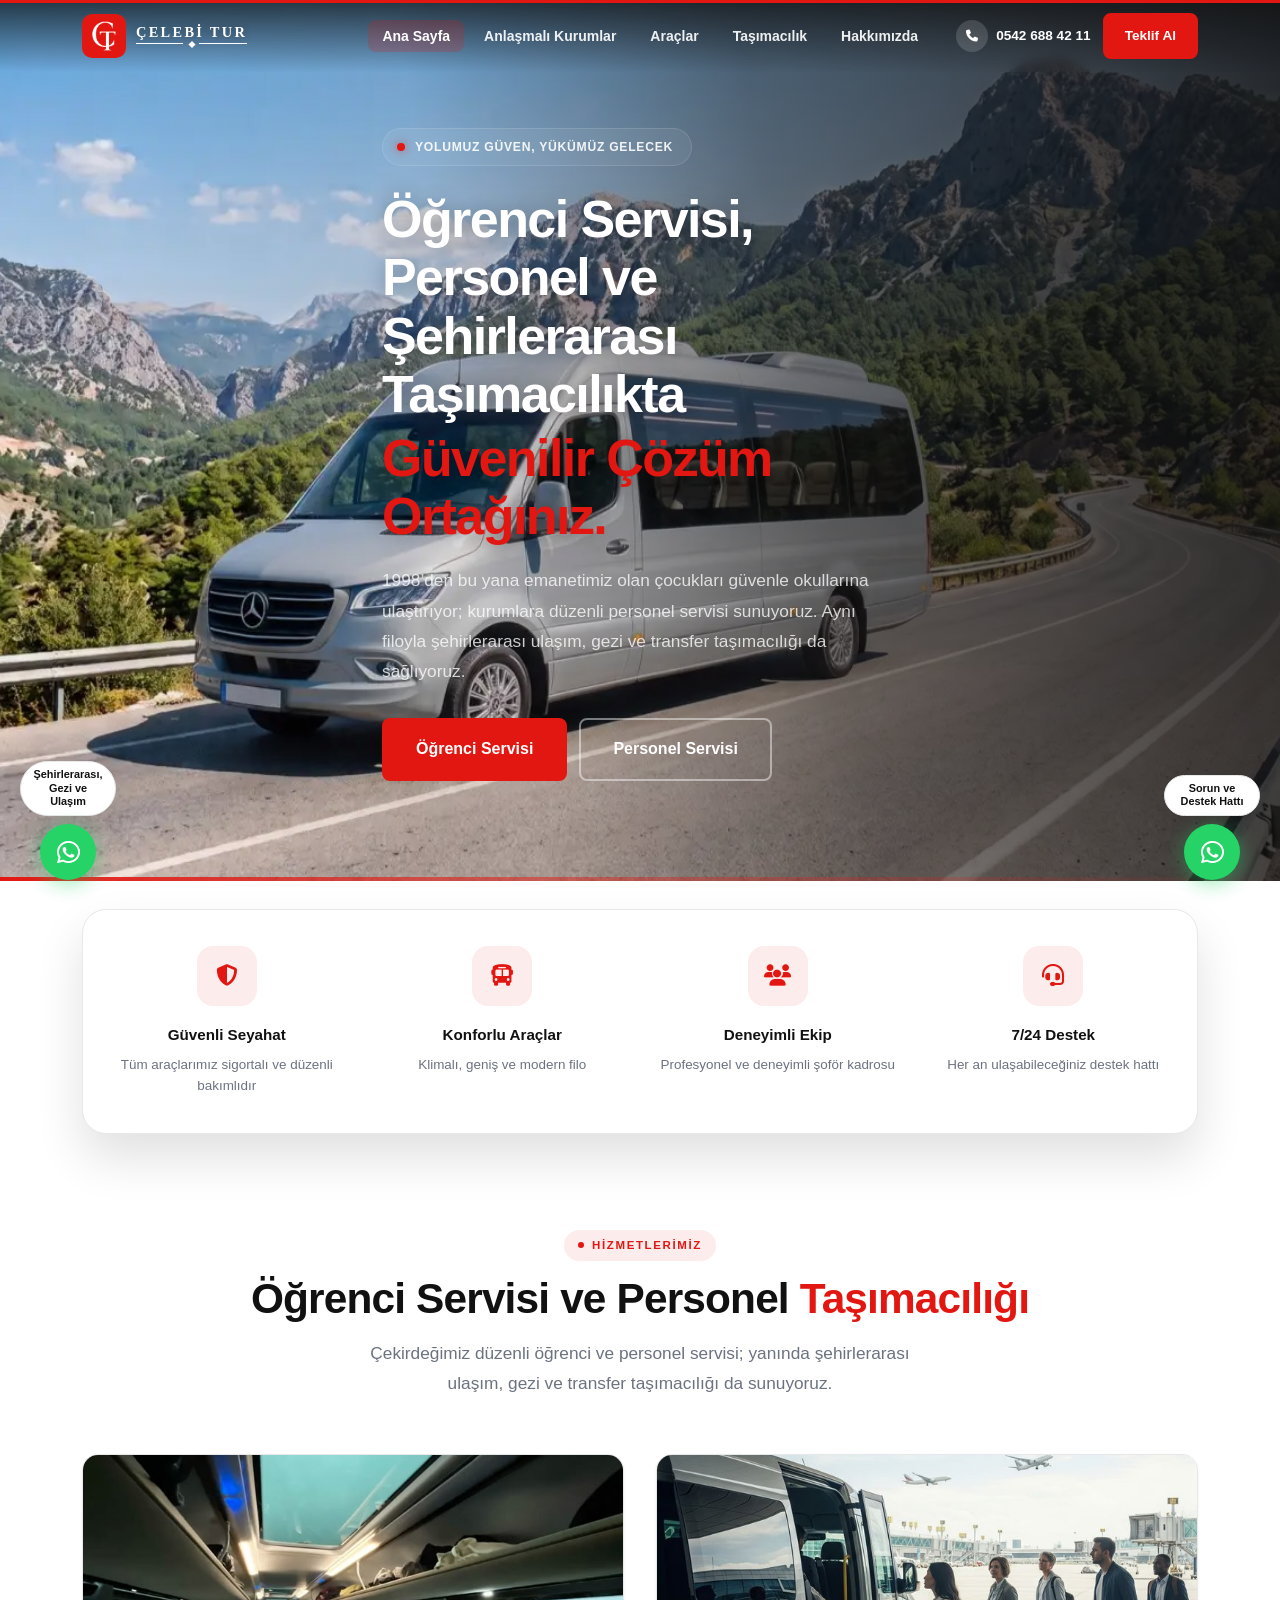
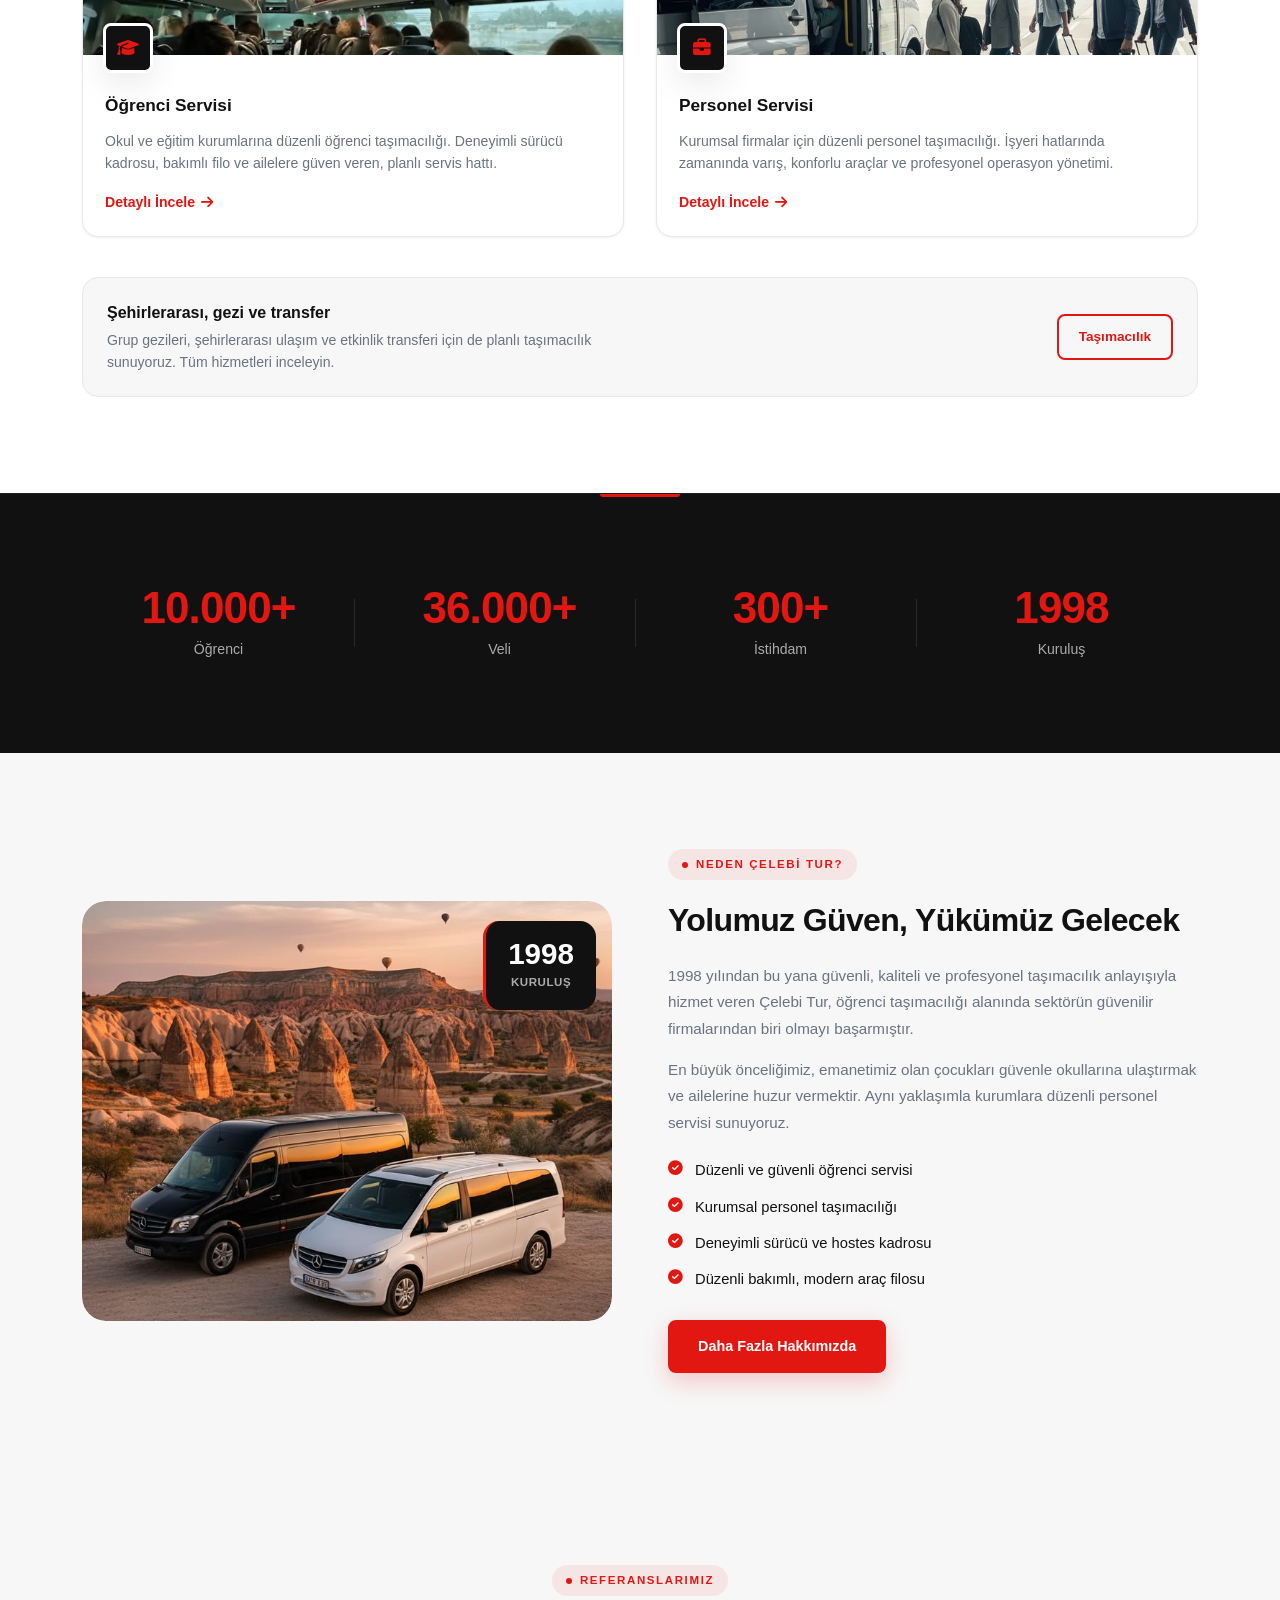
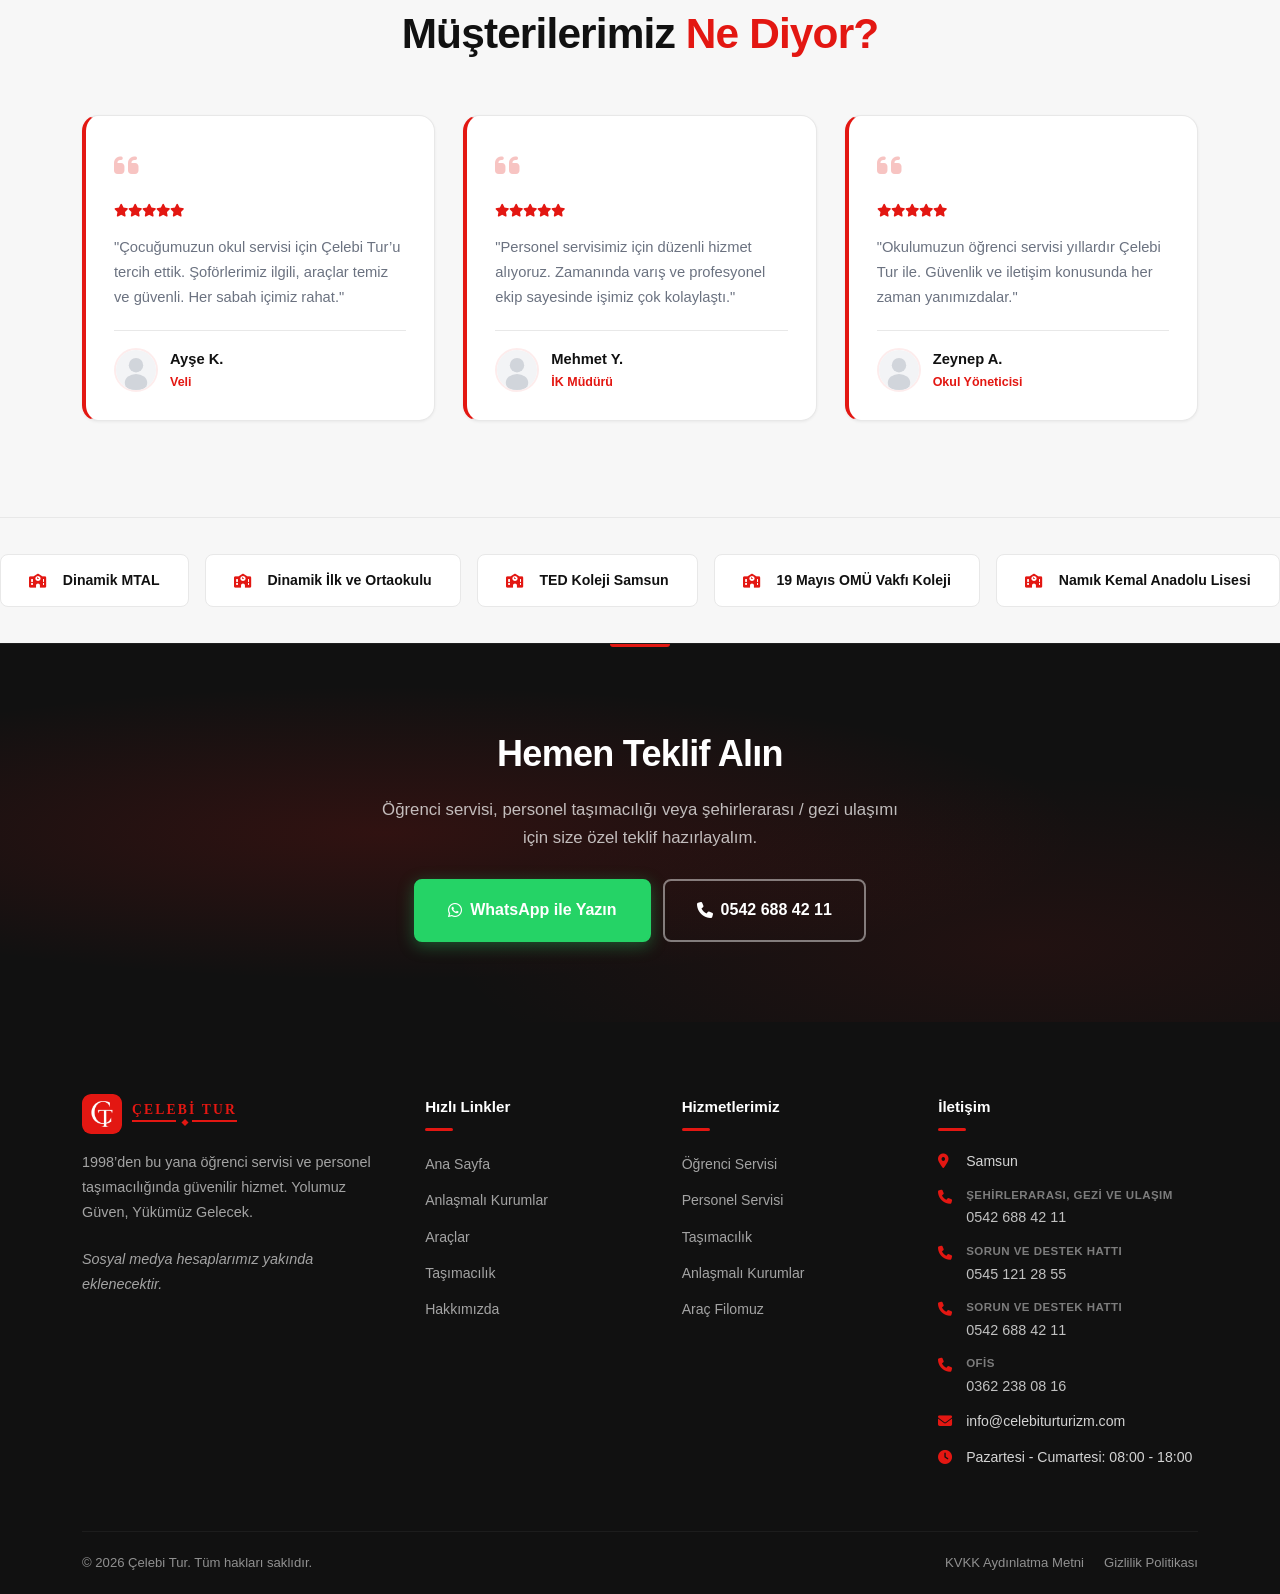
<file: index.html>
<!DOCTYPE html>
<html lang="tr">
<head>
  <meta charset="UTF-8">
  <meta name="viewport" content="width=device-width, initial-scale=1.0, viewport-fit=cover">
  <meta http-equiv="X-Content-Type-Options" content="nosniff">
  <meta name="referrer" content="strict-origin-when-cross-origin">
  <meta http-equiv="Content-Security-Policy" content="default-src 'self'; style-src 'self' https://fonts.googleapis.com https://cdnjs.cloudflare.com 'unsafe-inline'; font-src 'self' https://fonts.gstatic.com https://cdnjs.cloudflare.com data:; script-src 'self'; img-src 'self' data: https:; frame-src https://www.google.com; connect-src 'self' https://formspree.io; form-action https://formspree.io; base-uri 'self'; object-src 'none'; upgrade-insecure-requests;">
  <meta name="description" content="Çelebi Tur — 1998'den bu yana öğrenci servisi, personel ve şehirlerarası taşımacılıkta güvenilir çözüm ortağınız. Yolumuz Güven, Yükümüz Gelecek.">
  <meta name="keywords" content="öğrenci servisi, personel servisi, okul servisi, personel taşımacılığı, şehirlerarası taşımacılık, Çelebi Tur, Samsun">
  <meta name="author" content="Çelebi Tur">
  <meta property="og:title" content="Çelebi Tur — Öğrenci, Personel & Şehirlerarası Taşımacılık">
  <meta property="og:description" content="1998'den bu yana güvenli öğrenci servisi, personel ve şehirlerarası taşımacılık. 10.000+ öğrenci, 36.000+ veli.">
  <meta property="og:type" content="website">
  <meta property="og:site_name" content="Çelebi Tur">
  <link rel="canonical" href="https://celebiturturizm.com/">
  <meta property="og:url" content="https://celebiturturizm.com/">
  <meta property="og:image" content="https://celebiturturizm.com/images/logo-header.png">
  <meta property="og:locale" content="tr_TR">
  <title>Çelebi Tur — Ana Sayfa | Öğrenci, Personel & Şehirlerarası Taşımacılık</title>
  <script type="application/ld+json">
  {
    "@context": "https://schema.org",
    "@type": "LocalBusiness",
    "name": "Çelebi Tur",
    "alternateName": ["Çelebi Turizm", "celebitur", "celebiturturizm"],
    "url": "https://celebiturturizm.com/",
    "logo": "https://celebiturturizm.com/images/logo-mark.png",
    "image": "https://celebiturturizm.com/images/logo-header.png",
    "email": "info@celebiturturizm.com",
    "telephone": ["+905426884211", "+905451212855", "+903622380816"],
    "address": {
      "@type": "PostalAddress",
      "addressLocality": "Samsun",
      "addressCountry": "TR"
    },
    "geo": {
      "@type": "GeoCoordinates",
      "latitude": 41.270361,
      "longitude": 36.317222
    },
    "openingHours": "Mo-Sa 08:00-18:00",
    "areaServed": "Samsun",
    "description": "1998'den bu yana öğrenci servisi, personel ve şehirlerarası taşımacılık."
  }
  </script>
  <link rel="preconnect" href="https://fonts.googleapis.com">
  <link rel="preconnect" href="https://fonts.gstatic.com" crossorigin>
  <link href="https://fonts.googleapis.com/css2?family=Cinzel:wght@500;600;700&family=Plus+Jakarta+Sans:wght@400;500;600;700;800&display=swap" rel="stylesheet">
  <meta name="theme-color" content="#E31712">
    <link rel="stylesheet" href="https://cdnjs.cloudflare.com/ajax/libs/font-awesome/6.5.1/css/all.min.css" integrity="sha512-DTOQO9RWCH3ppGqcWaEA1BIZOC6xxalwEsw9c2QQeAIftl+Vegovlnee1c9QX4TctnWMn13TZye+giMm8e2LwA==" crossorigin="anonymous" referrerpolicy="no-referrer">
  <link rel="stylesheet" href="/css/style.css?v=20260712g">
  <link rel="stylesheet" href="/css/header.css?v=20260712i">
  <link rel="stylesheet" href="/css/footer.css?v=20260712h">
  <link rel="stylesheet" href="/css/components.css?v=20260713c">
  <link rel="stylesheet" href="/css/mobile.css?v=20260713b">
  <link rel="stylesheet" href="/css/pages/home.css?v=20260713c">
  <link rel="icon" href="/images/favicon.svg" type="image/svg+xml">
  <link rel="icon" href="/images/apple-touch-icon.png" sizes="180x180">
  <link rel="apple-touch-icon" href="/images/apple-touch-icon.png">
</head>
<body>
  <a href="#main-content" class="skip-link">İçeriğe geç</a>

  <!-- Header -->
  <header class="header">
    <div class="container header-inner">
      <a href="/" class="logo">
        <img src="/images/logo-mark.png?v=5" alt="Çelebi Tur" class="logo-icon" width="44" height="44">
        <span class="logo-text">ÇELEBİ TUR</span>
      </a>
      <nav class="nav" aria-label="Ana menü">
                        <ul class="nav-links">
          <li><a href="/" class="nav-link">Ana Sayfa</a></li>
          <li><a href="/anlasmali-kurumlar/" class="nav-link">Anlaşmalı Kurumlar</a></li>
          <li><a href="/araclar/" class="nav-link">Araçlar</a></li>
          <li><a href="/turlar/" class="nav-link">Taşımacılık</a></li>
          <li><a href="/hakkimizda/" class="nav-link">Hakkımızda</a></li>
        </ul>
        <div class="header-actions">
          <a href="#" class="header-phone" data-phone-tel><i class="fas fa-phone" aria-hidden="true"></i> <span data-phone>0542 688 42 11</span></a>
          <a href="#" class="btn btn--accent btn--sm" data-whatsapp-quote>Teklif Al</a>
          <button class="hamburger" aria-label="Menüyü aç/kapat" aria-expanded="false">
            <span></span>
            <span></span>
            <span></span>
          </button>
        </div>
      </nav>
    </div>
  </header>

  <main id="main-content">
    <!-- Hero -->
    <section class="hero">
      <div class="container hero__content animate-on-scroll">
        <span class="hero__badge">Yolumuz Güven, Yükümüz Gelecek</span>
        <h1 class="hero__title">Öğrenci Servisi, Personel ve Şehirlerarası Taşımacılıkta <span>Güvenilir Çözüm Ortağınız.</span></h1>
        <p class="hero__subtitle">1998’den bu yana emanetimiz olan çocukları güvenle okullarına ulaştırıyor; kurumlara düzenli personel servisi sunuyoruz. Aynı filoyla şehirlerarası ulaşım, gezi ve transfer taşımacılığı da sağlıyoruz.</p>
        <div class="hero__actions">
          <a href="/anlasmali-kurumlar/" class="btn btn--accent btn--lg">Öğrenci Servisi</a>
          <a href="/araclar/" class="btn btn--outline btn--lg">Personel Servisi</a>
        </div>
      </div>
    </section>

    <!-- Features Bar -->
    <section class="features-bar">
      <div class="container">
        <div class="features-bar__inner animate-on-scroll">
          <div class="feature-box">
            <div class="feature-box__icon"><i class="fas fa-shield-halved"></i></div>
            <h3 class="feature-box__title">Güvenli Seyahat</h3>
            <p class="feature-box__text">Tüm araçlarımız sigortalı ve düzenli bakımlıdır</p>
          </div>
          <div class="feature-box">
            <div class="feature-box__icon"><i class="fas fa-bus"></i></div>
            <h3 class="feature-box__title">Konforlu Araçlar</h3>
            <p class="feature-box__text">Klimalı, geniş ve modern filo</p>
          </div>
          <div class="feature-box">
            <div class="feature-box__icon"><i class="fas fa-users"></i></div>
            <h3 class="feature-box__title">Deneyimli Ekip</h3>
            <p class="feature-box__text">Profesyonel ve deneyimli şoför kadrosu</p>
          </div>
          <div class="feature-box">
            <div class="feature-box__icon"><i class="fas fa-headset"></i></div>
            <h3 class="feature-box__title">7/24 Destek</h3>
            <p class="feature-box__text">Her an ulaşabileceğiniz destek hattı</p>
          </div>
        </div>
      </div>
    </section>

    <!-- Services -->
    <section class="section">
      <div class="container">
        <div class="section-header animate-on-scroll">
          <span class="section-label">Hizmetlerimiz</span>
          <h2 class="section-title">Öğrenci Servisi ve Personel <span>Taşımacılığı</span></h2>
          <p class="section-subtitle">Çekirdeğimiz düzenli öğrenci ve personel servisi; yanında şehirlerarası ulaşım, gezi ve transfer taşımacılığı da sunuyoruz.</p>
        </div>
        <div class="grid-2">
          <article class="service-card animate-on-scroll">
            <img src="/images/bus-trip.jpeg" alt="Öğrenci servisi — okul taşımacılığı" class="service-card__image" loading="lazy">
            <div class="service-card__icon"><i class="fas fa-graduation-cap"></i></div>
            <div class="service-card__body">
              <h3 class="service-card__title">Öğrenci Servisi</h3>
              <p class="service-card__text">Okul ve eğitim kurumlarına düzenli öğrenci taşımacılığı. Deneyimli sürücü kadrosu, bakımlı filo ve ailelere güven veren, planlı servis hattı.</p>
              <a href="/anlasmali-kurumlar/" class="card__link">Detaylı İncele <i class="fas fa-arrow-right"></i></a>
            </div>
          </article>
          <article class="service-card animate-on-scroll">
            <img src="/images/companystafftrip.jpeg" alt="Personel servisi — kurumsal taşımacılık" class="service-card__image" loading="lazy">
            <div class="service-card__icon"><i class="fas fa-briefcase"></i></div>
            <div class="service-card__body">
              <h3 class="service-card__title">Personel Servisi</h3>
              <p class="service-card__text">Kurumsal firmalar için düzenli personel taşımacılığı. İşyeri hatlarında zamanında varış, konforlu araçlar ve profesyonel operasyon yönetimi.</p>
              <a href="/araclar/" class="card__link">Detaylı İncele <i class="fas fa-arrow-right"></i></a>
            </div>
          </article>
        </div>
        <div class="service-secondary animate-on-scroll">
          <div class="service-secondary__inner">
            <div>
              <h3 class="service-secondary__title">Şehirlerarası, gezi ve transfer</h3>
              <p class="service-secondary__text">Grup gezileri, şehirlerarası ulaşım ve etkinlik transferi için de planlı taşımacılık sunuyoruz. Tüm hizmetleri inceleyin.</p>
            </div>
            <a href="/turlar/" class="btn btn--outline-dark btn--sm">Taşımacılık</a>
          </div>
        </div>
      </div>
    </section>

    <!-- Stats -->
    <section class="stats-section">
      <div class="container">
        <div class="grid-4 animate-on-scroll">
          <div class="stat-item">
            <div class="stat-item__number">10.000+</div>
            <div class="stat-item__label">Öğrenci</div>
          </div>
          <div class="stat-item">
            <div class="stat-item__number">36.000+</div>
            <div class="stat-item__label">Veli</div>
          </div>
          <div class="stat-item">
            <div class="stat-item__number">300+</div>
            <div class="stat-item__label">İstihdam</div>
          </div>
          <div class="stat-item">
            <div class="stat-item__number">1998</div>
            <div class="stat-item__label">Kuruluş</div>
          </div>
        </div>
      </div>
    </section>

    <!-- About Preview -->
    <section class="section section--alt">
      <div class="container">
        <div class="about-preview animate-on-scroll">
          <div class="about-preview__image">
            <img src="/images/minubus.jpeg" alt="Çelebi Tur filosu — öğrenci ve personel taşımacılığı" class="about-preview__photo" loading="lazy">
            <div class="about-preview__badge">
              <div class="about-preview__badge-number">1998</div>
              <div class="about-preview__badge-text">Kuruluş</div>
            </div>
          </div>
          <div class="about-preview__content">
            <span class="section-label">Neden Çelebi Tur?</span>
            <h2>Yolumuz Güven, Yükümüz Gelecek</h2>
            <p>1998 yılından bu yana güvenli, kaliteli ve profesyonel taşımacılık anlayışıyla hizmet veren Çelebi Tur, öğrenci taşımacılığı alanında sektörün güvenilir firmalarından biri olmayı başarmıştır.</p>
            <p>En büyük önceliğimiz, emanetimiz olan çocukları güvenle okullarına ulaştırmak ve ailelerine huzur vermektir. Aynı yaklaşımla kurumlara düzenli personel servisi sunuyoruz.</p>
            <ul class="about-preview__list">
              <li><i class="fas fa-check-circle"></i> Düzenli ve güvenli öğrenci servisi</li>
              <li><i class="fas fa-check-circle"></i> Kurumsal personel taşımacılığı</li>
              <li><i class="fas fa-check-circle"></i> Deneyimli sürücü ve hostes kadrosu</li>
              <li><i class="fas fa-check-circle"></i> Düzenli bakımlı, modern araç filosu</li>
            </ul>
            <a href="/hakkimizda/" class="btn btn--primary">Daha Fazla Hakkımızda</a>
          </div>
        </div>
      </div>
    </section>

    <!-- Testimonials -->
    <section class="section section--alt">
      <div class="container">
        <div class="section-header animate-on-scroll">
          <span class="section-label">Referanslarımız</span>
          <h2 class="section-title">Müşterilerimiz <span>Ne Diyor?</span></h2>
        </div>
        <div class="grid-3">
          <div class="testimonial-card animate-on-scroll">
            <div class="testimonial-card__quote"><i class="fas fa-quote-left"></i></div>
            <div class="testimonial-card__stars">
              <i class="fas fa-star"></i><i class="fas fa-star"></i><i class="fas fa-star"></i><i class="fas fa-star"></i><i class="fas fa-star"></i>
            </div>
            <p class="testimonial-card__text">"Çocuğumuzun okul servisi için Çelebi Tur’u tercih ettik. Şoförlerimiz ilgili, araçlar temiz ve güvenli. Her sabah içimiz rahat."</p>
            <div class="testimonial-card__author">
              <img src="/images/placeholder-avatar.svg" alt="Ayşe K." class="testimonial-card__avatar" loading="lazy">
              <div>
                <div class="testimonial-card__name">Ayşe K.</div>
                <div class="testimonial-card__role">Veli</div>
              </div>
            </div>
          </div>
          <div class="testimonial-card animate-on-scroll">
            <div class="testimonial-card__quote"><i class="fas fa-quote-left"></i></div>
            <div class="testimonial-card__stars">
              <i class="fas fa-star"></i><i class="fas fa-star"></i><i class="fas fa-star"></i><i class="fas fa-star"></i><i class="fas fa-star"></i>
            </div>
            <p class="testimonial-card__text">"Personel servisimiz için düzenli hizmet alıyoruz. Zamanında varış ve profesyonel ekip sayesinde işimiz çok kolaylaştı."</p>
            <div class="testimonial-card__author">
              <img src="/images/placeholder-avatar.svg" alt="Mehmet Y." class="testimonial-card__avatar" loading="lazy">
              <div>
                <div class="testimonial-card__name">Mehmet Y.</div>
                <div class="testimonial-card__role">İK Müdürü</div>
              </div>
            </div>
          </div>
          <div class="testimonial-card animate-on-scroll">
            <div class="testimonial-card__quote"><i class="fas fa-quote-left"></i></div>
            <div class="testimonial-card__stars">
              <i class="fas fa-star"></i><i class="fas fa-star"></i><i class="fas fa-star"></i><i class="fas fa-star"></i><i class="fas fa-star"></i>
            </div>
            <p class="testimonial-card__text">"Okulumuzun öğrenci servisi yıllardır Çelebi Tur ile. Güvenlik ve iletişim konusunda her zaman yanımızdalar."</p>
            <div class="testimonial-card__author">
              <img src="/images/placeholder-avatar.svg" alt="Zeynep A." class="testimonial-card__avatar" loading="lazy">
              <div>
                <div class="testimonial-card__name">Zeynep A.</div>
                <div class="testimonial-card__role">Okul Yöneticisi</div>
              </div>
            </div>
          </div>
        </div>
      </div>
    </section>

    <!-- Partners Marquee -->
    <section class="partners-marquee">
      <div class="partners-marquee__track">
        <div class="partners-marquee__item"><i class="fas fa-school"></i>&nbsp; Dinamik MTAL</div>
        <div class="partners-marquee__item"><i class="fas fa-school"></i>&nbsp; Dinamik İlk ve Ortaokulu</div>
        <div class="partners-marquee__item"><i class="fas fa-school"></i>&nbsp; TED Koleji Samsun</div>
        <div class="partners-marquee__item"><i class="fas fa-school"></i>&nbsp; 19 Mayıs OMÜ Vakfı Koleji</div>
        <div class="partners-marquee__item"><i class="fas fa-school"></i>&nbsp; Namık Kemal Anadolu Lisesi</div>
        <div class="partners-marquee__item"><i class="fas fa-school"></i>&nbsp; Yıldırım Beyazıt Ortaokulu</div>
        <div class="partners-marquee__item"><i class="fas fa-school"></i>&nbsp; Arıburnu İlkokulu</div>
        <div class="partners-marquee__item"><i class="fas fa-school"></i>&nbsp; Sema Cengiz Büberci Kız Meslek Lisesi</div>
        <div class="partners-marquee__item"><i class="fas fa-school"></i>&nbsp; Mithatpaşa Anadolu Lisesi</div>
        <div class="partners-marquee__item"><i class="fas fa-school"></i>&nbsp; İlhan Hamlı Lisesi</div>
        <div class="partners-marquee__item"><i class="fas fa-school"></i>&nbsp; İlyas Kılıç MTAL</div>
        <div class="partners-marquee__item"><i class="fas fa-school"></i>&nbsp; Gazi Anadolu Lisesi</div>
        <!-- Duplicate for seamless loop -->
        <div class="partners-marquee__item"><i class="fas fa-school"></i>&nbsp; Dinamik MTAL</div>
        <div class="partners-marquee__item"><i class="fas fa-school"></i>&nbsp; Dinamik İlk ve Ortaokulu</div>
        <div class="partners-marquee__item"><i class="fas fa-school"></i>&nbsp; TED Koleji Samsun</div>
        <div class="partners-marquee__item"><i class="fas fa-school"></i>&nbsp; 19 Mayıs OMÜ Vakfı Koleji</div>
        <div class="partners-marquee__item"><i class="fas fa-school"></i>&nbsp; Namık Kemal Anadolu Lisesi</div>
        <div class="partners-marquee__item"><i class="fas fa-school"></i>&nbsp; Yıldırım Beyazıt Ortaokulu</div>
        <div class="partners-marquee__item"><i class="fas fa-school"></i>&nbsp; Arıburnu İlkokulu</div>
        <div class="partners-marquee__item"><i class="fas fa-school"></i>&nbsp; Sema Cengiz Büberci Kız Meslek Lisesi</div>
        <div class="partners-marquee__item"><i class="fas fa-school"></i>&nbsp; Mithatpaşa Anadolu Lisesi</div>
        <div class="partners-marquee__item"><i class="fas fa-school"></i>&nbsp; İlhan Hamlı Lisesi</div>
        <div class="partners-marquee__item"><i class="fas fa-school"></i>&nbsp; İlyas Kılıç MTAL</div>
        <div class="partners-marquee__item"><i class="fas fa-school"></i>&nbsp; Gazi Anadolu Lisesi</div>
      </div>
    </section>

    <!-- CTA Banner -->
    <section class="cta-banner">
      <div class="container animate-on-scroll">
        <h2 class="cta-banner__title">Hemen Teklif Alın</h2>
        <p class="cta-banner__text">Öğrenci servisi, personel taşımacılığı veya şehirlerarası / gezi ulaşımı için size özel teklif hazırlayalım.</p>
        <div class="cta-banner__actions">
          <a href="#" class="btn btn--whatsapp btn--lg" target="_blank" rel="noopener noreferrer" data-whatsapp data-whatsapp-msg="Merhaba, teklif almak istiyorum.">
            <i class="fab fa-whatsapp"></i> WhatsApp ile Yazın
          </a>
          <a href="#" class="btn btn--outline btn--lg" data-phone-tel><i class="fas fa-phone" aria-hidden="true"></i> <span data-phone>0542 688 42 11</span></a>
        </div>
      </div>
    </section>
  </main>

  <!-- Footer -->
  <footer class="footer">
    <div class="container">
      <div class="footer-grid">
        <div class="footer-brand">
                              <a href="/" class="logo logo--footer">
            <img src="/images/logo-mark.png?v=5" alt="Çelebi Tur" class="logo-icon" width="40" height="40">
            <span class="logo-text">ÇELEBİ TUR</span>
          </a>
          <p>1998’den bu yana öğrenci servisi ve personel taşımacılığında güvenilir hizmet. Yolumuz Güven, Yükümüz Gelecek.</p>
          <p class="footer-social-note">Sosyal medya hesaplarımız yakında eklenecektir.</p>
        </div>
        <div class="footer-col">
                              <h4>Hızlı Linkler</h4>
          <ul class="footer-links">
            <li><a href="/">Ana Sayfa</a></li>
            <li><a href="/anlasmali-kurumlar/">Anlaşmalı Kurumlar</a></li>
            <li><a href="/araclar/">Araçlar</a></li>
            <li><a href="/turlar/">Taşımacılık</a></li>
            <li><a href="/hakkimizda/">Hakkımızda</a></li>
          </ul>
        </div>
        <div class="footer-col">
                              <h4>Hizmetlerimiz</h4>
          <ul class="footer-links">
            <li><a href="/anlasmali-kurumlar/">Öğrenci Servisi</a></li>
            <li><a href="/araclar/">Personel Servisi</a></li>
            <li><a href="/turlar/">Taşımacılık</a></li>
            <li><a href="/anlasmali-kurumlar/">Anlaşmalı Kurumlar</a></li>
            <li><a href="/araclar/">Araç Filomuz</a></li>
          </ul>
        </div>
        <div class="footer-col">
          <h4>İletişim</h4>
          <ul class="footer-contact">
            <li><i class="fas fa-map-marker-alt" aria-hidden="true"></i> <a href="#" data-maps-link target="_blank" rel="noopener noreferrer"><span data-address>Samsun</span></a></li>
            <li hidden data-contact-phones-anchor></li>
            <li><i class="fas fa-envelope" aria-hidden="true"></i> <a href="#" data-email-link><span data-email>info@celebiturturizm.com</span></a></li>
            <li><i class="fas fa-clock" aria-hidden="true"></i> <span data-hours>Pazartesi - Cumartesi: 08:00 - 18:00</span></li>
          </ul>
        </div>
      </div>
      <div class="footer-bottom">
        <p>&copy; 2026 Çelebi Tur. Tüm hakları saklıdır.</p>
        <div class="footer-bottom-links">
                    <a href="/kvkk/">KVKK Aydınlatma Metni</a>
          <a href="/gizlilik/">Gizlilik Politikası</a>
        </div>
      </div>
    </div>
  </footer>

  <!-- WhatsApp Floating Buttons -->
  <div class="floating-contact floating-contact--support">
    <span class="floating-contact__label">Sorun ve Destek Hattı</span>
    <button type="button" class="whatsapp-float" data-whatsapp-chooser data-wa-mode="support" aria-label="Sorun ve destek hattı için WhatsApp" aria-haspopup="dialog">
      <i class="fab fa-whatsapp" aria-hidden="true"></i>
    </button>
  </div>
  <div class="floating-contact floating-contact--intercity">
    <span class="floating-contact__label">Şehirlerarası, Gezi ve Ulaşım</span>
    <button type="button" class="whatsapp-float" data-whatsapp-chooser data-wa-mode="intercity" aria-label="Şehirlerarası, gezi ve ulaşım için WhatsApp" aria-haspopup="dialog">
      <i class="fab fa-whatsapp" aria-hidden="true"></i>
    </button>
  </div>

  <script src="/js/config.js?v=20260725a"></script>
  <script src="/js/main.js?v=20260917a"></script>
  <script src="/js/animations.js?v=20260712g"></script>
</body>
</html>
</file>
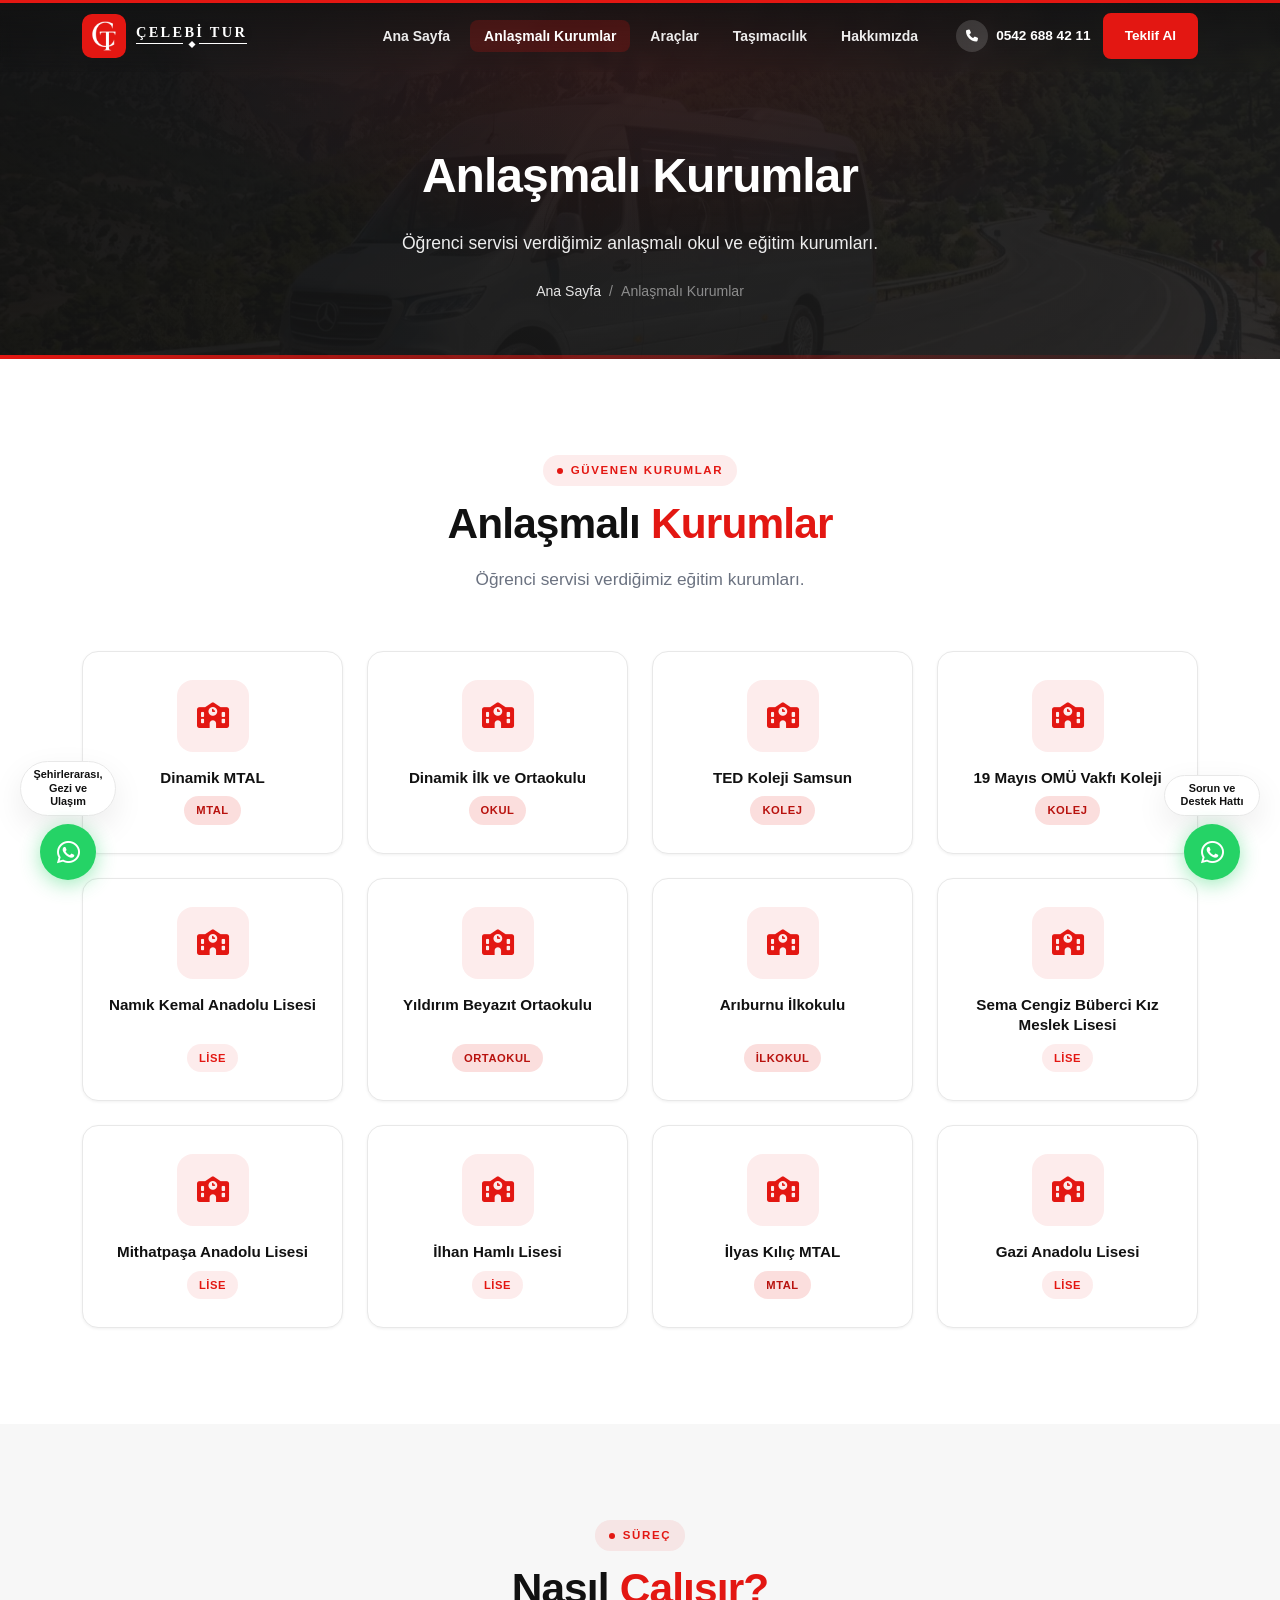
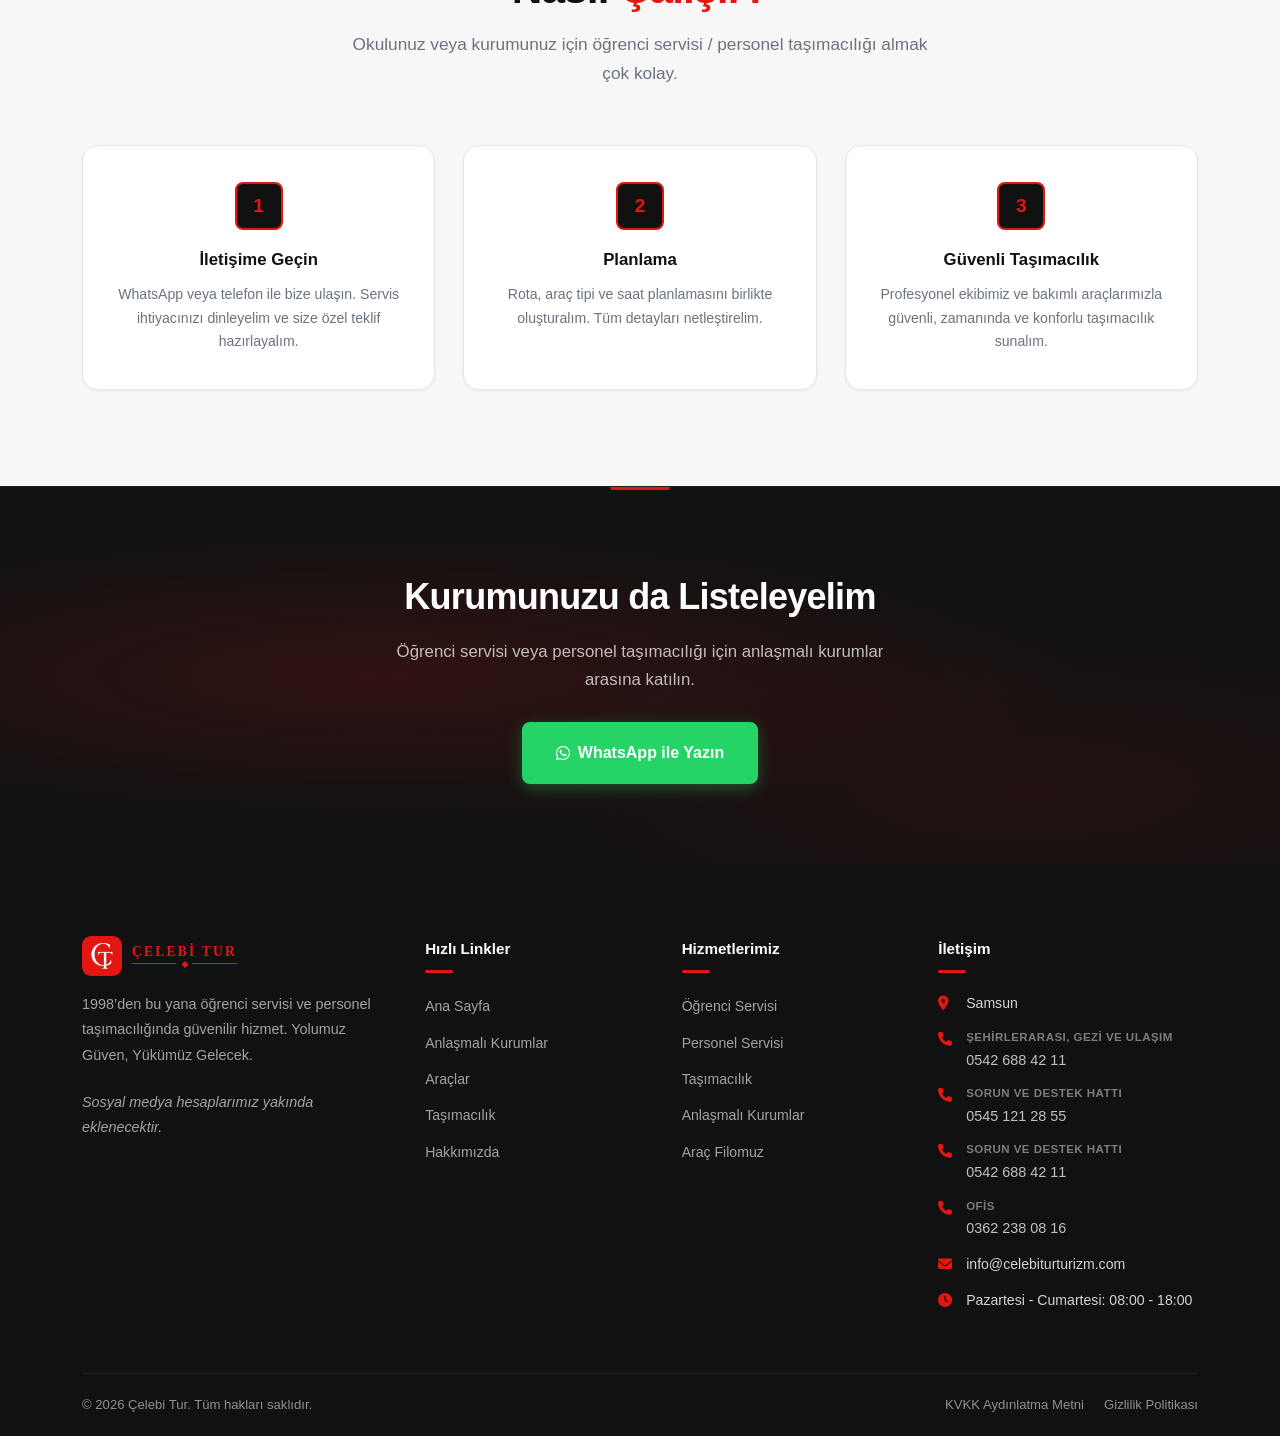
<file: anlasmali-kurumlar/index.html>
<!DOCTYPE html>
<html lang="tr">
<head>
  <meta charset="UTF-8">
  <meta name="viewport" content="width=device-width, initial-scale=1.0, viewport-fit=cover">
  <meta http-equiv="X-Content-Type-Options" content="nosniff">
  <meta name="referrer" content="strict-origin-when-cross-origin">
  <meta http-equiv="Content-Security-Policy" content="default-src 'self'; style-src 'self' https://fonts.googleapis.com https://cdnjs.cloudflare.com 'unsafe-inline'; font-src 'self' https://fonts.gstatic.com https://cdnjs.cloudflare.com data:; script-src 'self'; img-src 'self' data: https:; frame-src https://www.google.com; connect-src 'self' https://formspree.io; form-action https://formspree.io; base-uri 'self'; object-src 'none'; upgrade-insecure-requests;">
  <meta name="description" content="Çelebi Tur anlaşmalı kurumlar — Okullar, üniversiteler ve firmalar için öğrenci servisi ve personel taşımacılığı ortaklıkları.">
  <meta property="og:title" content="Anlaşmalı Kurumlar | Çelebi Tur">
  <meta property="og:description" content="Öğrenci servisi ve personel taşımacılığında güvendiğimiz okul ve kurumlarla çalışıyoruz.">
  <meta property="og:type" content="website">
  <meta property="og:site_name" content="Çelebi Tur">
  <link rel="canonical" href="https://celebiturturizm.com/anlasmali-kurumlar/">
  <meta property="og:url" content="https://celebiturturizm.com/anlasmali-kurumlar/">
  <meta property="og:image" content="https://celebiturturizm.com/images/logo-header.png">
  <title>Anlaşmalı Kurumlar | Çelebi Tur</title>
  <link rel="preconnect" href="https://fonts.googleapis.com">
  <link rel="preconnect" href="https://fonts.gstatic.com" crossorigin>
  <link href="https://fonts.googleapis.com/css2?family=Cinzel:wght@500;600;700&family=Plus+Jakarta+Sans:wght@400;500;600;700;800&display=swap" rel="stylesheet">
  <meta name="theme-color" content="#E31712">
    <link rel="stylesheet" href="https://cdnjs.cloudflare.com/ajax/libs/font-awesome/6.5.1/css/all.min.css" integrity="sha512-DTOQO9RWCH3ppGqcWaEA1BIZOC6xxalwEsw9c2QQeAIftl+Vegovlnee1c9QX4TctnWMn13TZye+giMm8e2LwA==" crossorigin="anonymous" referrerpolicy="no-referrer">
  <link rel="stylesheet" href="/css/style.css?v=20260712g">
  <link rel="stylesheet" href="/css/header.css?v=20260712i">
  <link rel="stylesheet" href="/css/footer.css?v=20260712h">
  <link rel="stylesheet" href="/css/components.css?v=20260713c">
  <link rel="stylesheet" href="/css/mobile.css?v=20260713b">
  <link rel="stylesheet" href="/css/pages/kurumlar.css?v=20260712g">
  <link rel="icon" href="/images/favicon.svg" type="image/svg+xml">
  <link rel="icon" href="/images/apple-touch-icon.png" sizes="180x180">
  <link rel="apple-touch-icon" href="/images/apple-touch-icon.png">
</head>
<body>
  <a href="#main-content" class="skip-link">İçeriğe geç</a>

  <header class="header">
    <div class="container header-inner">
      <a href="/" class="logo">
        <img src="/images/logo-mark.png?v=5" alt="Çelebi Tur" class="logo-icon" width="44" height="44">
        <span class="logo-text">ÇELEBİ TUR</span>
      </a>
      <nav class="nav" aria-label="Ana menü">
                        <ul class="nav-links">
          <li><a href="/" class="nav-link">Ana Sayfa</a></li>
          <li><a href="/anlasmali-kurumlar/" class="nav-link">Anlaşmalı Kurumlar</a></li>
          <li><a href="/araclar/" class="nav-link">Araçlar</a></li>
          <li><a href="/turlar/" class="nav-link">Taşımacılık</a></li>
          <li><a href="/hakkimizda/" class="nav-link">Hakkımızda</a></li>
        </ul>
        <div class="header-actions">
          <a href="#" class="header-phone" data-phone-tel><i class="fas fa-phone" aria-hidden="true"></i> <span data-phone>0542 688 42 11</span></a>
          <a href="#" class="btn btn--accent btn--sm" data-whatsapp-quote>Teklif Al</a>
          <button class="hamburger" aria-label="Menüyü aç/kapat" aria-expanded="false"><span></span><span></span><span></span></button>
        </div>
      </nav>
    </div>
  </header>

  <main id="main-content">
    <section class="page-hero">
      <div class="container">
        <h1 class="page-hero__title">Anlaşmalı Kurumlar</h1>
        <p class="page-hero__subtitle">Öğrenci servisi verdiğimiz anlaşmalı okul ve eğitim kurumları.</p>
        <nav class="breadcrumb" aria-label="Breadcrumb">
          <a href="/">Ana Sayfa</a>
          <span>/</span>
          <span>Anlaşmalı Kurumlar</span>
        </nav>
      </div>
    </section>

    <section class="section">
      <div class="container">
        <div class="section-header animate-on-scroll">
          <span class="section-label">Güvenen Kurumlar</span>
          <h2 class="section-title">Anlaşmalı <span>Kurumlar</span></h2>
          <p class="section-subtitle">Öğrenci servisi verdiğimiz eğitim kurumları.</p>
        </div>
        <div class="grid-4 institutions-grid">
          <div class="institution-card animate-on-scroll">
            <div class="institution-card__logo"><i class="fas fa-school"></i></div>
            <h3 class="institution-card__name">Dinamik MTAL</h3>
            <span class="badge badge--accent institution-card__type">MTAL</span>
          </div>
          <div class="institution-card animate-on-scroll">
            <div class="institution-card__logo"><i class="fas fa-school"></i></div>
            <h3 class="institution-card__name">Dinamik İlk ve Ortaokulu</h3>
            <span class="badge badge--accent institution-card__type">Okul</span>
          </div>
          <div class="institution-card animate-on-scroll">
            <div class="institution-card__logo"><i class="fas fa-school"></i></div>
            <h3 class="institution-card__name">TED Koleji Samsun</h3>
            <span class="badge badge--accent institution-card__type">Kolej</span>
          </div>
          <div class="institution-card animate-on-scroll">
            <div class="institution-card__logo"><i class="fas fa-school"></i></div>
            <h3 class="institution-card__name">19 Mayıs OMÜ Vakfı Koleji</h3>
            <span class="badge badge--accent institution-card__type">Kolej</span>
          </div>
          <div class="institution-card animate-on-scroll">
            <div class="institution-card__logo"><i class="fas fa-school"></i></div>
            <h3 class="institution-card__name">Namık Kemal Anadolu Lisesi</h3>
            <span class="badge badge--primary institution-card__type">Lise</span>
          </div>
          <div class="institution-card animate-on-scroll">
            <div class="institution-card__logo"><i class="fas fa-school"></i></div>
            <h3 class="institution-card__name">Yıldırım Beyazıt Ortaokulu</h3>
            <span class="badge badge--accent institution-card__type">Ortaokul</span>
          </div>
          <div class="institution-card animate-on-scroll">
            <div class="institution-card__logo"><i class="fas fa-school"></i></div>
            <h3 class="institution-card__name">Arıburnu İlkokulu</h3>
            <span class="badge badge--accent institution-card__type">İlkokul</span>
          </div>
          <div class="institution-card animate-on-scroll">
            <div class="institution-card__logo"><i class="fas fa-school"></i></div>
            <h3 class="institution-card__name">Sema Cengiz Büberci Kız Meslek Lisesi</h3>
            <span class="badge badge--primary institution-card__type">Lise</span>
          </div>
          <div class="institution-card animate-on-scroll">
            <div class="institution-card__logo"><i class="fas fa-school"></i></div>
            <h3 class="institution-card__name">Mithatpaşa Anadolu Lisesi</h3>
            <span class="badge badge--primary institution-card__type">Lise</span>
          </div>
          <div class="institution-card animate-on-scroll">
            <div class="institution-card__logo"><i class="fas fa-school"></i></div>
            <h3 class="institution-card__name">İlhan Hamlı Lisesi</h3>
            <span class="badge badge--primary institution-card__type">Lise</span>
          </div>
          <div class="institution-card animate-on-scroll">
            <div class="institution-card__logo"><i class="fas fa-school"></i></div>
            <h3 class="institution-card__name">İlyas Kılıç MTAL</h3>
            <span class="badge badge--accent institution-card__type">MTAL</span>
          </div>
          <div class="institution-card animate-on-scroll">
            <div class="institution-card__logo"><i class="fas fa-school"></i></div>
            <h3 class="institution-card__name">Gazi Anadolu Lisesi</h3>
            <span class="badge badge--primary institution-card__type">Lise</span>
          </div>
        </div>
      </div>
    </section>

    <section class="section section--alt">
      <div class="container">
        <div class="section-header animate-on-scroll">
          <span class="section-label">Süreç</span>
          <h2 class="section-title">Nasıl <span>Çalışır?</span></h2>
          <p class="section-subtitle">Okulunuz veya kurumunuz için öğrenci servisi / personel taşımacılığı almak çok kolay.</p>
        </div>
        <div class="process-steps">
          <div class="process-step animate-on-scroll">
            <div class="process-step__number">1</div>
            <h3 class="process-step__title">İletişime Geçin</h3>
            <p class="process-step__text">WhatsApp veya telefon ile bize ulaşın. Servis ihtiyacınızı dinleyelim ve size özel teklif hazırlayalım.</p>
          </div>
          <div class="process-step animate-on-scroll">
            <div class="process-step__number">2</div>
            <h3 class="process-step__title">Planlama</h3>
            <p class="process-step__text">Rota, araç tipi ve saat planlamasını birlikte oluşturalım. Tüm detayları netleştirelim.</p>
          </div>
          <div class="process-step animate-on-scroll">
            <div class="process-step__number">3</div>
            <h3 class="process-step__title">Güvenli Taşımacılık</h3>
            <p class="process-step__text">Profesyonel ekibimiz ve bakımlı araçlarımızla güvenli, zamanında ve konforlu taşımacılık sunalım.</p>
          </div>
        </div>
      </div>
    </section>

    <section class="cta-banner">
      <div class="container animate-on-scroll">
        <h2 class="cta-banner__title">Kurumunuzu da Listeleyelim</h2>
        <p class="cta-banner__text">Öğrenci servisi veya personel taşımacılığı için anlaşmalı kurumlar arasına katılın.</p>
        <div class="cta-banner__actions">
          <a href="#" class="btn btn--whatsapp btn--lg" target="_blank" rel="noopener noreferrer" data-whatsapp data-whatsapp-msg="Merhaba, kurumumuz için öğrenci servisi veya personel taşımacılığı hakkında bilgi almak istiyorum.">
            <i class="fab fa-whatsapp"></i> WhatsApp ile Yazın
          </a>
        </div>
      </div>
    </section>
  </main>

  <footer class="footer">
    <div class="container">
      <div class="footer-grid">
        <div class="footer-brand">
                              <a href="/" class="logo logo--footer">
            <img src="/images/logo-mark.png?v=5" alt="Çelebi Tur" class="logo-icon" width="40" height="40">
            <span class="logo-text">ÇELEBİ TUR</span>
          </a>
          <p>1998’den bu yana öğrenci servisi ve personel taşımacılığında güvenilir hizmet. Yolumuz Güven, Yükümüz Gelecek.</p>
          <p class="footer-social-note">Sosyal medya hesaplarımız yakında eklenecektir.</p>
        </div>
        <div class="footer-col">
                              <h4>Hızlı Linkler</h4>
          <ul class="footer-links">
            <li><a href="/">Ana Sayfa</a></li>
            <li><a href="/anlasmali-kurumlar/">Anlaşmalı Kurumlar</a></li>
            <li><a href="/araclar/">Araçlar</a></li>
            <li><a href="/turlar/">Taşımacılık</a></li>
            <li><a href="/hakkimizda/">Hakkımızda</a></li>
          </ul>
        </div>
        <div class="footer-col">
                              <h4>Hizmetlerimiz</h4>
          <ul class="footer-links">
            <li><a href="/anlasmali-kurumlar/">Öğrenci Servisi</a></li>
            <li><a href="/araclar/">Personel Servisi</a></li>
            <li><a href="/turlar/">Taşımacılık</a></li>
            <li><a href="/anlasmali-kurumlar/">Anlaşmalı Kurumlar</a></li>
            <li><a href="/araclar/">Araç Filomuz</a></li>
          </ul>
        </div>
        <div class="footer-col">
          <h4>İletişim</h4>
          <ul class="footer-contact">
            <li><i class="fas fa-map-marker-alt" aria-hidden="true"></i> <a href="#" data-maps-link target="_blank" rel="noopener noreferrer"><span data-address>Samsun</span></a></li>
            <li hidden data-contact-phones-anchor></li>
            <li><i class="fas fa-envelope" aria-hidden="true"></i> <a href="#" data-email-link><span data-email>info@celebiturturizm.com</span></a></li>
            <li><i class="fas fa-clock" aria-hidden="true"></i> <span data-hours>Pazartesi - Cumartesi: 08:00 - 18:00</span></li>
          </ul>
        </div>
      </div>
      <div class="footer-bottom">
        <p>&copy; 2026 Çelebi Tur. Tüm hakları saklıdır.</p>
        <div class="footer-bottom-links">
                    <a href="/kvkk/">KVKK Aydınlatma Metni</a>
          <a href="/gizlilik/">Gizlilik Politikası</a>
        </div>
      </div>
    </div>
  </footer>

  <div class="floating-contact floating-contact--support">
    <span class="floating-contact__label">Sorun ve Destek Hattı</span>
    <button type="button" class="whatsapp-float" data-whatsapp-chooser data-wa-mode="support" aria-label="Sorun ve destek hattı için WhatsApp" aria-haspopup="dialog">
      <i class="fab fa-whatsapp" aria-hidden="true"></i>
    </button>
  </div>
  <div class="floating-contact floating-contact--intercity">
    <span class="floating-contact__label">Şehirlerarası, Gezi ve Ulaşım</span>
    <button type="button" class="whatsapp-float" data-whatsapp-chooser data-wa-mode="intercity" aria-label="Şehirlerarası, gezi ve ulaşım için WhatsApp" aria-haspopup="dialog">
      <i class="fab fa-whatsapp" aria-hidden="true"></i>
    </button>
  </div>

  <script src="/js/config.js?v=20260725a"></script>
  <script src="/js/main.js?v=20260917a"></script>
  <script src="/js/animations.js?v=20260712g"></script>
</body>
</html>
</file>
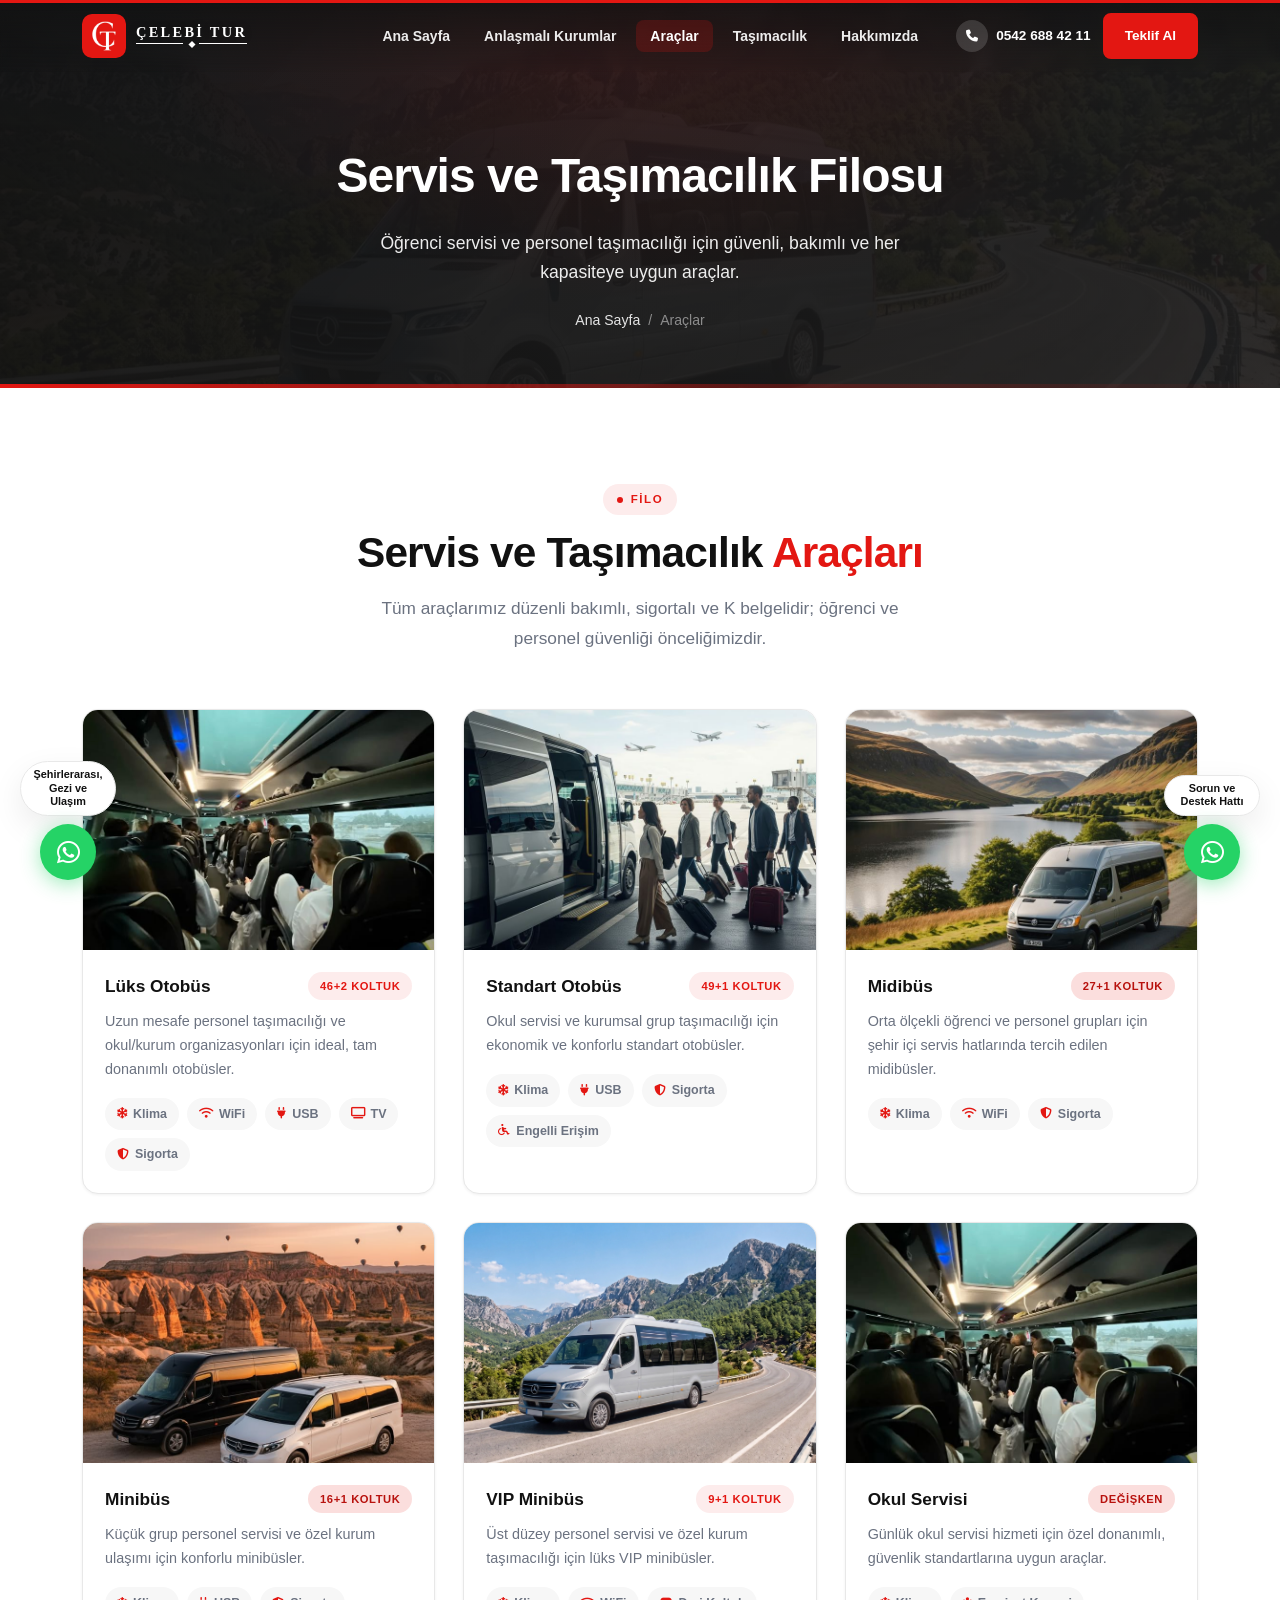
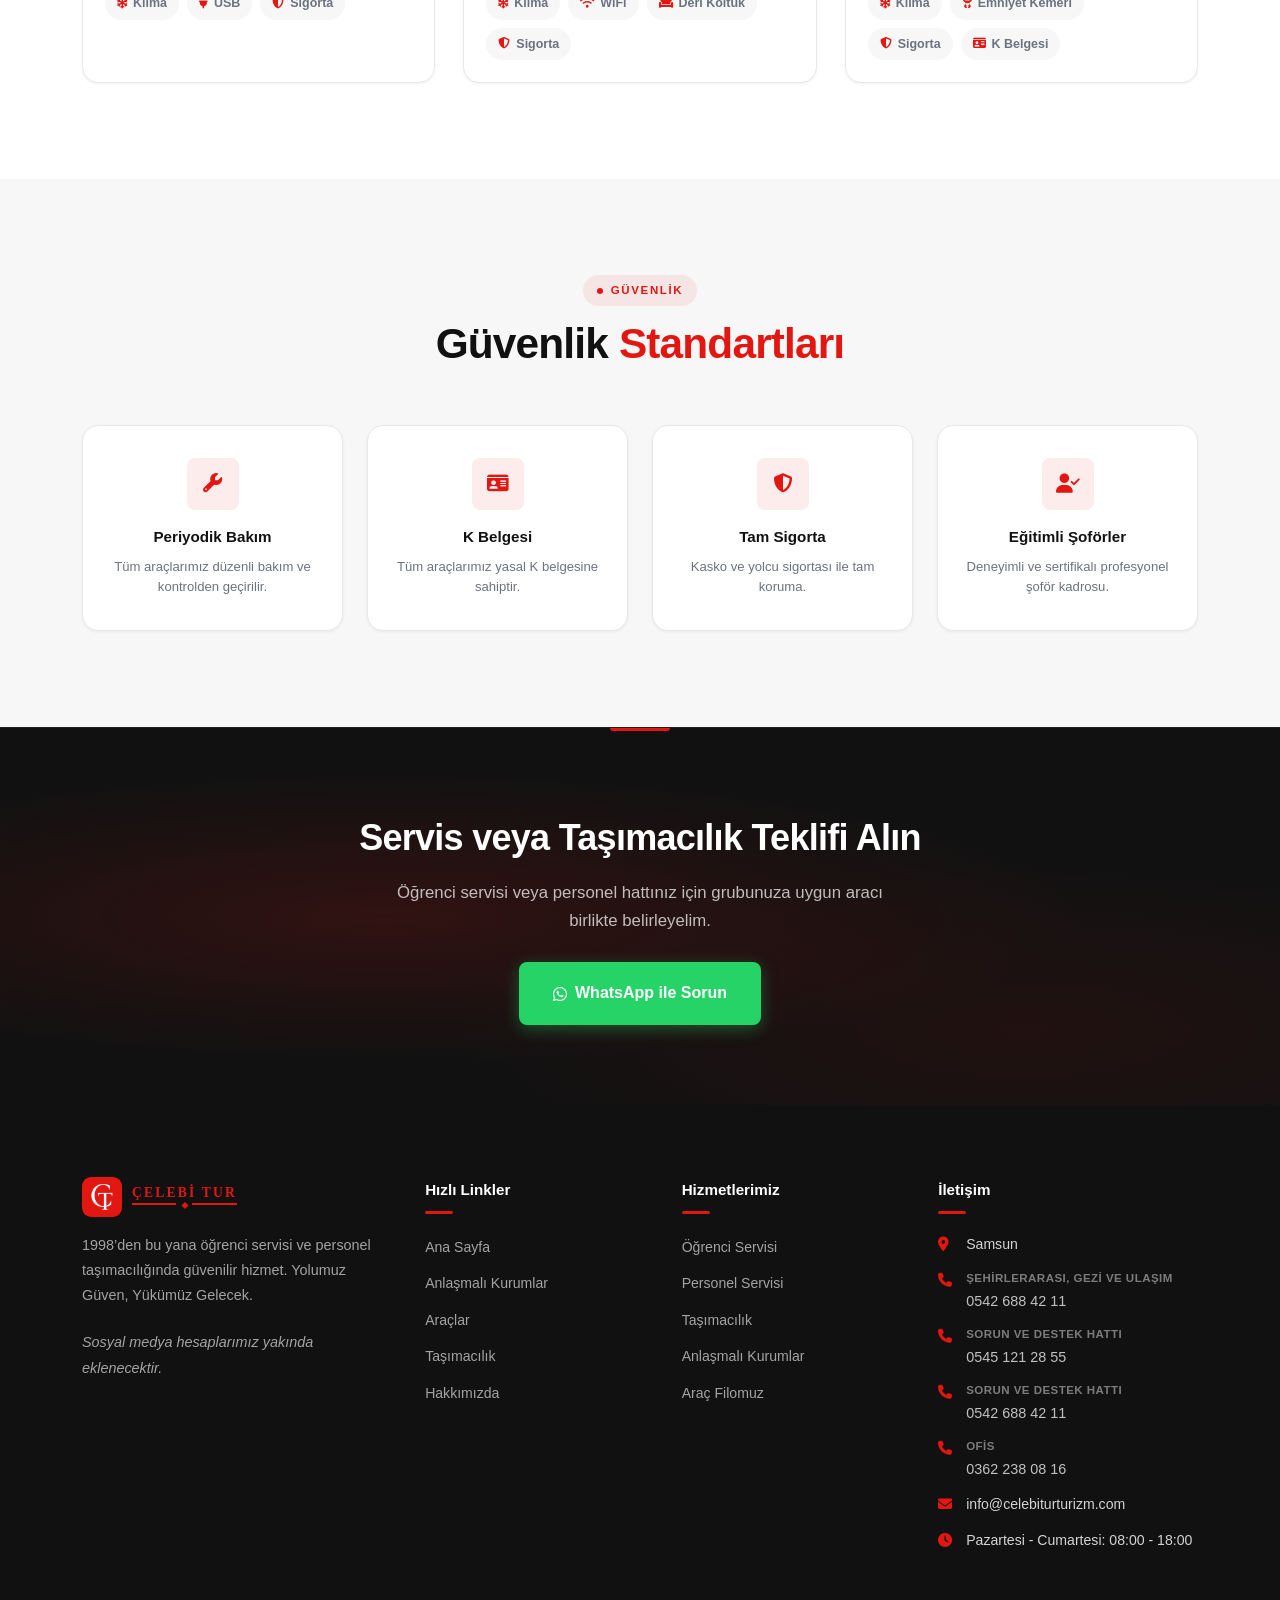
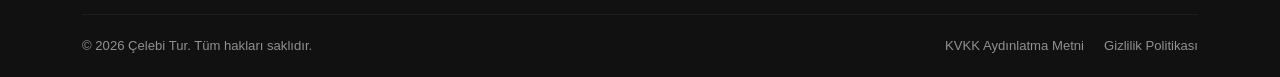
<file: araclar/index.html>
<!DOCTYPE html>
<html lang="tr">
<head>
  <meta charset="UTF-8">
  <meta name="viewport" content="width=device-width, initial-scale=1.0, viewport-fit=cover">
  <meta http-equiv="X-Content-Type-Options" content="nosniff">
  <meta name="referrer" content="strict-origin-when-cross-origin">
  <meta http-equiv="Content-Security-Policy" content="default-src 'self'; style-src 'self' https://fonts.googleapis.com https://cdnjs.cloudflare.com 'unsafe-inline'; font-src 'self' https://fonts.gstatic.com https://cdnjs.cloudflare.com data:; script-src 'self'; img-src 'self' data: https:; frame-src https://www.google.com; connect-src 'self' https://formspree.io; form-action https://formspree.io; base-uri 'self'; object-src 'none'; upgrade-insecure-requests;">
  <meta name="description" content="Çelebi Tur araç filosu — Öğrenci servisi ve personel taşımacılığı için güvenli, klimalı otobüs, midibüs ve minibüs.">
  <meta property="og:title" content="Araçlarımız | Çelebi Tur">
  <meta property="og:description" content="Öğrenci servisi ve personel taşımacılığı için her kapasiteye uygun filo.">
  <meta property="og:type" content="website">
  <meta property="og:site_name" content="Çelebi Tur">
  <link rel="canonical" href="https://celebiturturizm.com/araclar/">
  <meta property="og:url" content="https://celebiturturizm.com/araclar/">
  <meta property="og:image" content="https://celebiturturizm.com/images/logo-header.png">
  <title>Araçlarımız | Çelebi Tur</title>
  <link rel="preconnect" href="https://fonts.googleapis.com">
  <link rel="preconnect" href="https://fonts.gstatic.com" crossorigin>
  <link href="https://fonts.googleapis.com/css2?family=Cinzel:wght@500;600;700&family=Plus+Jakarta+Sans:wght@400;500;600;700;800&display=swap" rel="stylesheet">
  <meta name="theme-color" content="#E31712">
    <link rel="stylesheet" href="https://cdnjs.cloudflare.com/ajax/libs/font-awesome/6.5.1/css/all.min.css" integrity="sha512-DTOQO9RWCH3ppGqcWaEA1BIZOC6xxalwEsw9c2QQeAIftl+Vegovlnee1c9QX4TctnWMn13TZye+giMm8e2LwA==" crossorigin="anonymous" referrerpolicy="no-referrer">
  <link rel="stylesheet" href="/css/style.css?v=20260712g">
  <link rel="stylesheet" href="/css/header.css?v=20260712i">
  <link rel="stylesheet" href="/css/footer.css?v=20260712h">
  <link rel="stylesheet" href="/css/components.css?v=20260713c">
  <link rel="stylesheet" href="/css/mobile.css?v=20260713b">
  <link rel="stylesheet" href="/css/pages/araclar.css?v=20260712g">
  <link rel="icon" href="/images/favicon.svg" type="image/svg+xml">
  <link rel="icon" href="/images/apple-touch-icon.png" sizes="180x180">
  <link rel="apple-touch-icon" href="/images/apple-touch-icon.png">
</head>
<body>
  <a href="#main-content" class="skip-link">İçeriğe geç</a>

  <header class="header">
    <div class="container header-inner">
      <a href="/" class="logo">
        <img src="/images/logo-mark.png?v=5" alt="Çelebi Tur" class="logo-icon" width="44" height="44">
        <span class="logo-text">ÇELEBİ TUR</span>
      </a>
      <nav class="nav" aria-label="Ana menü">
                        <ul class="nav-links">
          <li><a href="/" class="nav-link">Ana Sayfa</a></li>
          <li><a href="/anlasmali-kurumlar/" class="nav-link">Anlaşmalı Kurumlar</a></li>
          <li><a href="/araclar/" class="nav-link">Araçlar</a></li>
          <li><a href="/turlar/" class="nav-link">Taşımacılık</a></li>
          <li><a href="/hakkimizda/" class="nav-link">Hakkımızda</a></li>
        </ul>
        <div class="header-actions">
          <a href="#" class="header-phone" data-phone-tel><i class="fas fa-phone" aria-hidden="true"></i> <span data-phone>0542 688 42 11</span></a>
          <a href="#" class="btn btn--accent btn--sm" data-whatsapp-quote>Teklif Al</a>
          <button class="hamburger" aria-label="Menüyü aç/kapat" aria-expanded="false"><span></span><span></span><span></span></button>
        </div>
      </nav>
    </div>
  </header>

  <main id="main-content">
    <section class="page-hero">
      <div class="container">
        <h1 class="page-hero__title">Servis ve Taşımacılık Filosu</h1>
        <p class="page-hero__subtitle">Öğrenci servisi ve personel taşımacılığı için güvenli, bakımlı ve her kapasiteye uygun araçlar.</p>
        <nav class="breadcrumb" aria-label="Breadcrumb">
          <a href="/">Ana Sayfa</a>
          <span>/</span>
          <span>Araçlar</span>
        </nav>
      </div>
    </section>

    <section class="section">
      <div class="container">
        <div class="section-header animate-on-scroll">
          <span class="section-label">Filo</span>
          <h2 class="section-title">Servis ve Taşımacılık <span>Araçları</span></h2>
          <p class="section-subtitle">Tüm araçlarımız düzenli bakımlı, sigortalı ve K belgelidir; öğrenci ve personel güvenliği önceliğimizdir.</p>
        </div>
        <div class="grid-3">
          <article class="vehicle-card animate-on-scroll">
            <img src="/images/bus-trip.jpeg" alt="Lüks Otobüs" class="vehicle-card__image" loading="lazy">
            <div class="vehicle-card__body">
              <div class="vehicle-card__header">
                <h3 class="vehicle-card__title">Lüks Otobüs</h3>
                <span class="badge badge--primary vehicle-card__capacity">46+2 Koltuk</span>
              </div>
              <p class="card__text">Uzun mesafe personel taşımacılığı ve okul/kurum organizasyonları için ideal, tam donanımlı otobüsler.</p>
              <div class="vehicle-card__features">
                <span class="vehicle-card__feature"><i class="fas fa-snowflake"></i> Klima</span>
                <span class="vehicle-card__feature"><i class="fas fa-wifi"></i> WiFi</span>
                <span class="vehicle-card__feature"><i class="fas fa-plug"></i> USB</span>
                <span class="vehicle-card__feature"><i class="fas fa-tv"></i> TV</span>
                <span class="vehicle-card__feature"><i class="fas fa-shield-halved"></i> Sigorta</span>
              </div>
            </div>
          </article>
          <article class="vehicle-card animate-on-scroll">
            <img src="/images/companystafftrip.jpeg" alt="Standart Otobüs" class="vehicle-card__image" loading="lazy">
            <div class="vehicle-card__body">
              <div class="vehicle-card__header">
                <h3 class="vehicle-card__title">Standart Otobüs</h3>
                <span class="badge badge--primary vehicle-card__capacity">49+1 Koltuk</span>
              </div>
              <p class="card__text">Okul servisi ve kurumsal grup taşımacılığı için ekonomik ve konforlu standart otobüsler.</p>
              <div class="vehicle-card__features">
                <span class="vehicle-card__feature"><i class="fas fa-snowflake"></i> Klima</span>
                <span class="vehicle-card__feature"><i class="fas fa-plug"></i> USB</span>
                <span class="vehicle-card__feature"><i class="fas fa-shield-halved"></i> Sigorta</span>
                <span class="vehicle-card__feature"><i class="fas fa-wheelchair"></i> Engelli Erişim</span>
              </div>
            </div>
          </article>
          <article class="vehicle-card animate-on-scroll">
            <img src="/images/organizasyontrip.jpeg" alt="Midibüs" class="vehicle-card__image" loading="lazy">
            <div class="vehicle-card__body">
              <div class="vehicle-card__header">
                <h3 class="vehicle-card__title">Midibüs</h3>
                <span class="badge badge--accent vehicle-card__capacity">27+1 Koltuk</span>
              </div>
              <p class="card__text">Orta ölçekli öğrenci ve personel grupları için şehir içi servis hatlarında tercih edilen midibüsler.</p>
              <div class="vehicle-card__features">
                <span class="vehicle-card__feature"><i class="fas fa-snowflake"></i> Klima</span>
                <span class="vehicle-card__feature"><i class="fas fa-wifi"></i> WiFi</span>
                <span class="vehicle-card__feature"><i class="fas fa-shield-halved"></i> Sigorta</span>
              </div>
            </div>
          </article>
          <article class="vehicle-card animate-on-scroll">
            <img src="/images/minubus.jpeg" alt="Minibüs" class="vehicle-card__image" loading="lazy">
            <div class="vehicle-card__body">
              <div class="vehicle-card__header">
                <h3 class="vehicle-card__title">Minibüs</h3>
                <span class="badge badge--accent vehicle-card__capacity">16+1 Koltuk</span>
              </div>
              <p class="card__text">Küçük grup personel servisi ve özel kurum ulaşımı için konforlu minibüsler.</p>
              <div class="vehicle-card__features">
                <span class="vehicle-card__feature"><i class="fas fa-snowflake"></i> Klima</span>
                <span class="vehicle-card__feature"><i class="fas fa-plug"></i> USB</span>
                <span class="vehicle-card__feature"><i class="fas fa-shield-halved"></i> Sigorta</span>
              </div>
            </div>
          </article>
          <article class="vehicle-card animate-on-scroll">
            <img src="/images/hero.jpg" alt="VIP Minibüs" class="vehicle-card__image" loading="lazy">
            <div class="vehicle-card__body">
              <div class="vehicle-card__header">
                <h3 class="vehicle-card__title">VIP Minibüs</h3>
                <span class="badge badge--primary vehicle-card__capacity">9+1 Koltuk</span>
              </div>
              <p class="card__text">Üst düzey personel servisi ve özel kurum taşımacılığı için lüks VIP minibüsler.</p>
              <div class="vehicle-card__features">
                <span class="vehicle-card__feature"><i class="fas fa-snowflake"></i> Klima</span>
                <span class="vehicle-card__feature"><i class="fas fa-wifi"></i> WiFi</span>
                <span class="vehicle-card__feature"><i class="fas fa-couch"></i> Deri Koltuk</span>
                <span class="vehicle-card__feature"><i class="fas fa-shield-halved"></i> Sigorta</span>
              </div>
            </div>
          </article>
          <article class="vehicle-card animate-on-scroll">
            <img src="/images/bus-trip.jpeg" alt="Okul Servisi" class="vehicle-card__image" loading="lazy">
            <div class="vehicle-card__body">
              <div class="vehicle-card__header">
                <h3 class="vehicle-card__title">Okul Servisi</h3>
                <span class="badge badge--accent vehicle-card__capacity">Değişken</span>
              </div>
              <p class="card__text">Günlük okul servisi hizmeti için özel donanımlı, güvenlik standartlarına uygun araçlar.</p>
              <div class="vehicle-card__features">
                <span class="vehicle-card__feature"><i class="fas fa-snowflake"></i> Klima</span>
                <span class="vehicle-card__feature"><i class="fas fa-baby"></i> Emniyet Kemeri</span>
                <span class="vehicle-card__feature"><i class="fas fa-shield-halved"></i> Sigorta</span>
                <span class="vehicle-card__feature"><i class="fas fa-id-card"></i> K Belgesi</span>
              </div>
            </div>
          </article>
        </div>
      </div>
    </section>

    <section class="section section--alt">
      <div class="container">
        <div class="section-header animate-on-scroll">
          <span class="section-label">Güvenlik</span>
          <h2 class="section-title">Güvenlik <span>Standartları</span></h2>
        </div>
        <div class="safety-section">
          <div class="safety-item animate-on-scroll">
            <div class="safety-item__icon"><i class="fas fa-wrench"></i></div>
            <h3 class="safety-item__title">Periyodik Bakım</h3>
            <p class="safety-item__text">Tüm araçlarımız düzenli bakım ve kontrolden geçirilir.</p>
          </div>
          <div class="safety-item animate-on-scroll">
            <div class="safety-item__icon"><i class="fas fa-id-card"></i></div>
            <h3 class="safety-item__title">K Belgesi</h3>
            <p class="safety-item__text">Tüm araçlarımız yasal K belgesine sahiptir.</p>
          </div>
          <div class="safety-item animate-on-scroll">
            <div class="safety-item__icon"><i class="fas fa-shield-halved"></i></div>
            <h3 class="safety-item__title">Tam Sigorta</h3>
            <p class="safety-item__text">Kasko ve yolcu sigortası ile tam koruma.</p>
          </div>
          <div class="safety-item animate-on-scroll">
            <div class="safety-item__icon"><i class="fas fa-user-check"></i></div>
            <h3 class="safety-item__title">Eğitimli Şoförler</h3>
            <p class="safety-item__text">Deneyimli ve sertifikalı profesyonel şoför kadrosu.</p>
          </div>
        </div>
      </div>
    </section>

    <section class="cta-banner">
      <div class="container animate-on-scroll">
        <h2 class="cta-banner__title">Servis veya Taşımacılık Teklifi Alın</h2>
        <p class="cta-banner__text">Öğrenci servisi veya personel hattınız için grubunuza uygun aracı birlikte belirleyelim.</p>
        <div class="cta-banner__actions">
          <a href="#" class="btn btn--whatsapp btn--lg" target="_blank" rel="noopener noreferrer" data-whatsapp data-whatsapp-msg="Merhaba, öğrenci servisi / personel taşımacılığı teklifi almak istiyorum.">
            <i class="fab fa-whatsapp"></i> WhatsApp ile Sorun
          </a>
        </div>
      </div>
    </section>
  </main>

  <footer class="footer">
    <div class="container">
      <div class="footer-grid">
        <div class="footer-brand">
                              <a href="/" class="logo logo--footer">
            <img src="/images/logo-mark.png?v=5" alt="Çelebi Tur" class="logo-icon" width="40" height="40">
            <span class="logo-text">ÇELEBİ TUR</span>
          </a>
          <p>1998’den bu yana öğrenci servisi ve personel taşımacılığında güvenilir hizmet. Yolumuz Güven, Yükümüz Gelecek.</p>
          <p class="footer-social-note">Sosyal medya hesaplarımız yakında eklenecektir.</p>
        </div>
        <div class="footer-col">
                              <h4>Hızlı Linkler</h4>
          <ul class="footer-links">
            <li><a href="/">Ana Sayfa</a></li>
            <li><a href="/anlasmali-kurumlar/">Anlaşmalı Kurumlar</a></li>
            <li><a href="/araclar/">Araçlar</a></li>
            <li><a href="/turlar/">Taşımacılık</a></li>
            <li><a href="/hakkimizda/">Hakkımızda</a></li>
          </ul>
        </div>
        <div class="footer-col">
                              <h4>Hizmetlerimiz</h4>
          <ul class="footer-links">
            <li><a href="/anlasmali-kurumlar/">Öğrenci Servisi</a></li>
            <li><a href="/araclar/">Personel Servisi</a></li>
            <li><a href="/turlar/">Taşımacılık</a></li>
            <li><a href="/anlasmali-kurumlar/">Anlaşmalı Kurumlar</a></li>
            <li><a href="/araclar/">Araç Filomuz</a></li>
          </ul>
        </div>
        <div class="footer-col">
          <h4>İletişim</h4>
          <ul class="footer-contact">
            <li><i class="fas fa-map-marker-alt" aria-hidden="true"></i> <a href="#" data-maps-link target="_blank" rel="noopener noreferrer"><span data-address>Samsun</span></a></li>
            <li hidden data-contact-phones-anchor></li>
            <li><i class="fas fa-envelope" aria-hidden="true"></i> <a href="#" data-email-link><span data-email>info@celebiturturizm.com</span></a></li>
            <li><i class="fas fa-clock" aria-hidden="true"></i> <span data-hours>Pazartesi - Cumartesi: 08:00 - 18:00</span></li>
          </ul>
        </div>
      </div>
      <div class="footer-bottom">
        <p>&copy; 2026 Çelebi Tur. Tüm hakları saklıdır.</p>
        <div class="footer-bottom-links">
                    <a href="/kvkk/">KVKK Aydınlatma Metni</a>
          <a href="/gizlilik/">Gizlilik Politikası</a>
        </div>
      </div>
    </div>
  </footer>

  <div class="floating-contact floating-contact--support">
    <span class="floating-contact__label">Sorun ve Destek Hattı</span>
    <button type="button" class="whatsapp-float" data-whatsapp-chooser data-wa-mode="support" aria-label="Sorun ve destek hattı için WhatsApp" aria-haspopup="dialog">
      <i class="fab fa-whatsapp" aria-hidden="true"></i>
    </button>
  </div>
  <div class="floating-contact floating-contact--intercity">
    <span class="floating-contact__label">Şehirlerarası, Gezi ve Ulaşım</span>
    <button type="button" class="whatsapp-float" data-whatsapp-chooser data-wa-mode="intercity" aria-label="Şehirlerarası, gezi ve ulaşım için WhatsApp" aria-haspopup="dialog">
      <i class="fab fa-whatsapp" aria-hidden="true"></i>
    </button>
  </div>

  <script src="/js/config.js?v=20260725a"></script>
  <script src="/js/main.js?v=20260917a"></script>
  <script src="/js/animations.js?v=20260712g"></script>
</body>
</html>
</file>
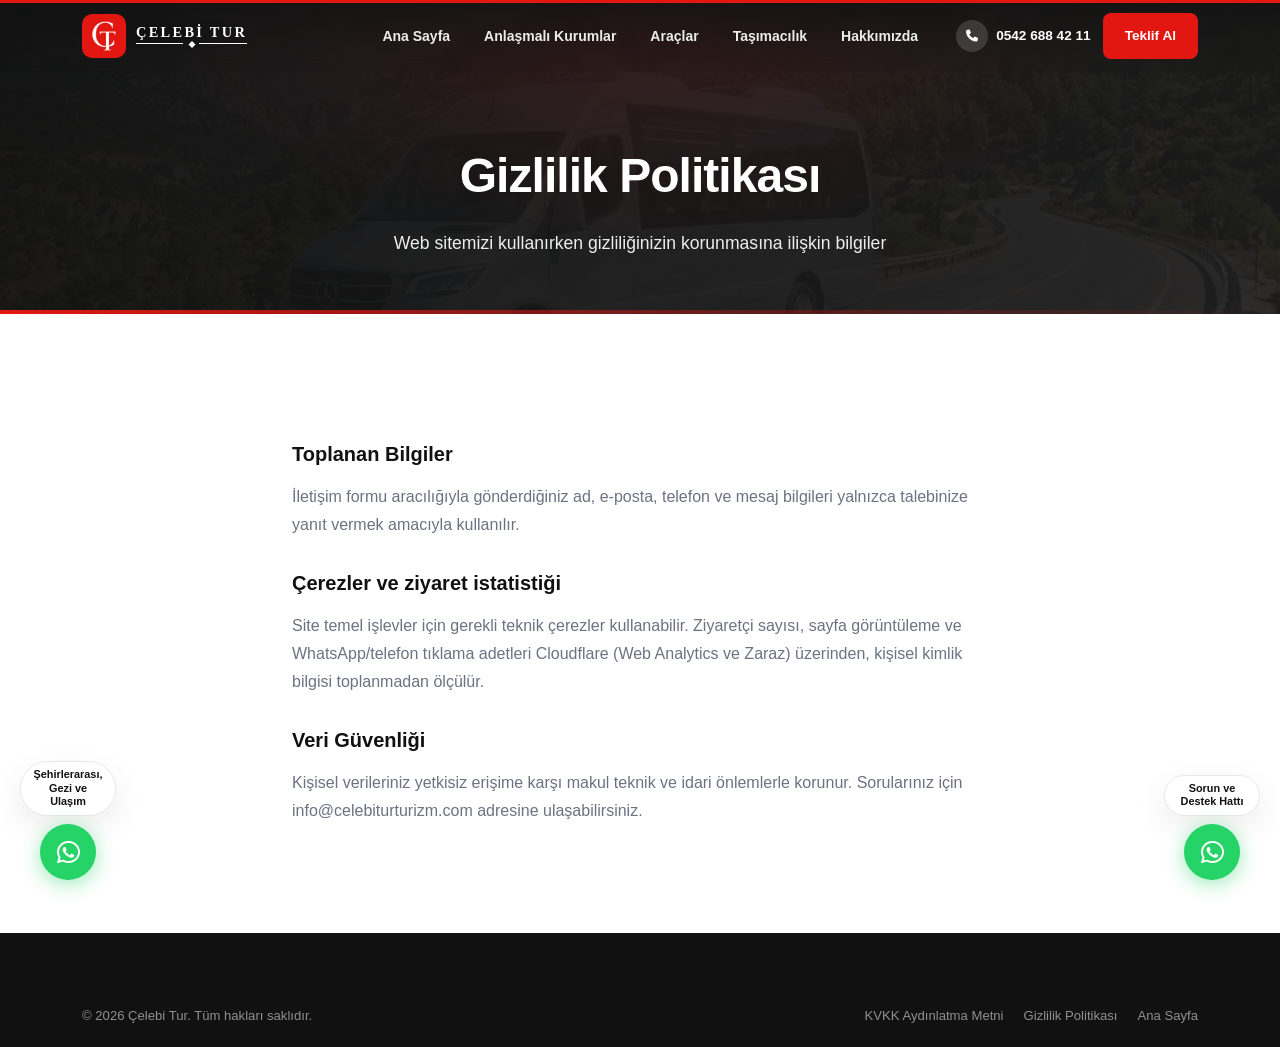
<file: gizlilik/index.html>
<!DOCTYPE html>
<html lang="tr">
<head>
  <meta charset="UTF-8">
  <meta name="viewport" content="width=device-width, initial-scale=1.0, viewport-fit=cover">
  <meta http-equiv="X-Content-Type-Options" content="nosniff">
  <meta name="referrer" content="strict-origin-when-cross-origin">
  <meta http-equiv="Content-Security-Policy" content="default-src 'self'; style-src 'self' https://fonts.googleapis.com https://cdnjs.cloudflare.com 'unsafe-inline'; font-src 'self' https://fonts.gstatic.com https://cdnjs.cloudflare.com data:; script-src 'self'; img-src 'self' data: https:; frame-src https://www.google.com; connect-src 'self' https://formspree.io; form-action https://formspree.io; base-uri 'self'; object-src 'none'; upgrade-insecure-requests;">
  <meta name="description" content="Çelebi Tur Gizlilik Politikası">
  <meta property="og:title" content="Gizlilik Politikası | Çelebi Tur">
  <meta property="og:type" content="website">
  <meta property="og:site_name" content="Çelebi Tur">
  <link rel="canonical" href="https://celebiturturizm.com/gizlilik/">
  <meta property="og:url" content="https://celebiturturizm.com/gizlilik/">
  <meta property="og:image" content="https://celebiturturizm.com/images/logo-header.png">
  <title>Gizlilik Politikası | Çelebi Tur</title>
  <link rel="preconnect" href="https://fonts.googleapis.com">
  <link rel="preconnect" href="https://fonts.gstatic.com" crossorigin>
  <link href="https://fonts.googleapis.com/css2?family=Cinzel:wght@500;600;700&family=Plus+Jakarta+Sans:wght@400;500;600;700;800&display=swap" rel="stylesheet">
  <meta name="theme-color" content="#E31712">
    <link rel="stylesheet" href="https://cdnjs.cloudflare.com/ajax/libs/font-awesome/6.5.1/css/all.min.css" integrity="sha512-DTOQO9RWCH3ppGqcWaEA1BIZOC6xxalwEsw9c2QQeAIftl+Vegovlnee1c9QX4TctnWMn13TZye+giMm8e2LwA==" crossorigin="anonymous" referrerpolicy="no-referrer">
  <link rel="stylesheet" href="/css/style.css?v=20260712g">
  <link rel="stylesheet" href="/css/header.css?v=20260712i">
  <link rel="stylesheet" href="/css/footer.css?v=20260712h">
  <link rel="stylesheet" href="/css/components.css?v=20260713c">
  <link rel="stylesheet" href="/css/mobile.css?v=20260713b">
  <link rel="icon" href="/images/favicon-32.png" type="image/png" sizes="32x32">
  <link rel="icon" href="/images/favicon.svg" type="image/svg+xml">
  <link rel="icon" href="/images/apple-touch-icon.png" sizes="180x180">
  <link rel="apple-touch-icon" href="/images/apple-touch-icon.png">
</head>
<body>
  <a href="#main-content" class="skip-link">İçeriğe geç</a>
  <header class="header scrolled">
    <div class="container header-inner">
      <a href="/" class="logo">
        <img src="/images/logo-mark.png?v=5" alt="Çelebi Tur" class="logo-icon" width="44" height="44">
        <span class="logo-text">ÇELEBİ TUR</span>
      </a>
      <nav class="nav" aria-label="Ana menü">
                        <ul class="nav-links">
          <li><a href="/" class="nav-link">Ana Sayfa</a></li>
          <li><a href="/anlasmali-kurumlar/" class="nav-link">Anlaşmalı Kurumlar</a></li>
          <li><a href="/araclar/" class="nav-link">Araçlar</a></li>
          <li><a href="/turlar/" class="nav-link">Taşımacılık</a></li>
          <li><a href="/hakkimizda/" class="nav-link">Hakkımızda</a></li>
        </ul>
        <div class="header-actions">
          <a href="#" class="header-phone" data-phone-tel><i class="fas fa-phone" aria-hidden="true"></i> <span data-phone>0542 688 42 11</span></a>
          <a href="#" class="btn btn--accent btn--sm" data-whatsapp-quote>Teklif Al</a>
          <button class="hamburger" aria-label="Menüyü aç/kapat" aria-expanded="false"><span></span><span></span><span></span></button>
        </div>
      </nav>
    </div>
  </header>
  <main id="main-content">
    <section class="page-hero">
      <div class="container">
        <h1 class="page-hero__title">Gizlilik Politikası</h1>
        <p class="page-hero__subtitle">Web sitemizi kullanırken gizliliğinizin korunmasına ilişkin bilgiler</p>
      </div>
    </section>
    <section class="section">
      <div class="container legal-content">
        <h2>Toplanan Bilgiler</h2>
        <p>İletişim formu aracılığıyla gönderdiğiniz ad, e-posta, telefon ve mesaj bilgileri yalnızca talebinize yanıt vermek amacıyla kullanılır.</p>
        <h2>Çerezler ve ziyaret istatistiği</h2>
        <p>Site temel işlevler için gerekli teknik çerezler kullanabilir. Ziyaretçi sayısı, sayfa görüntüleme ve WhatsApp/telefon tıklama adetleri Cloudflare (Web Analytics ve Zaraz) üzerinden, kişisel kimlik bilgisi toplanmadan ölçülür.</p>
        <h2>Veri Güvenliği</h2>
        <p>Kişisel verileriniz yetkisiz erişime karşı makul teknik ve idari önlemlerle korunur. Sorularınız için <a href="#" data-email-link><span data-email>info@celebiturturizm.com</span></a> adresine ulaşabilirsiniz.</p>
      </div>
    </section>
  </main>
  <footer class="footer">
    <div class="container">
      <div class="footer-bottom" style="border-top: none; padding-top: 0;">
        <p>&copy; 2026 Çelebi Tur. Tüm hakları saklıdır.</p>
        <div class="footer-bottom-links">
          <a href="/kvkk/">KVKK Aydınlatma Metni</a>
          <a href="/gizlilik/">Gizlilik Politikası</a>
          <a href="/">Ana Sayfa</a>
        </div>
      </div>
    </div>
  </footer>
  <div class="floating-contact floating-contact--support">
    <span class="floating-contact__label">Sorun ve Destek Hattı</span>
    <button type="button" class="whatsapp-float" data-whatsapp-chooser data-wa-mode="support" aria-label="Sorun ve destek hattı için WhatsApp" aria-haspopup="dialog">
      <i class="fab fa-whatsapp" aria-hidden="true"></i>
    </button>
  </div>
  <div class="floating-contact floating-contact--intercity">
    <span class="floating-contact__label">Şehirlerarası, Gezi ve Ulaşım</span>
    <button type="button" class="whatsapp-float" data-whatsapp-chooser data-wa-mode="intercity" aria-label="Şehirlerarası, gezi ve ulaşım için WhatsApp" aria-haspopup="dialog">
      <i class="fab fa-whatsapp" aria-hidden="true"></i>
    </button>
  </div>
  <script src="/js/config.js?v=20260725a"></script>
  <script src="/js/main.js?v=20260917a"></script>
</body>
</html>
</file>
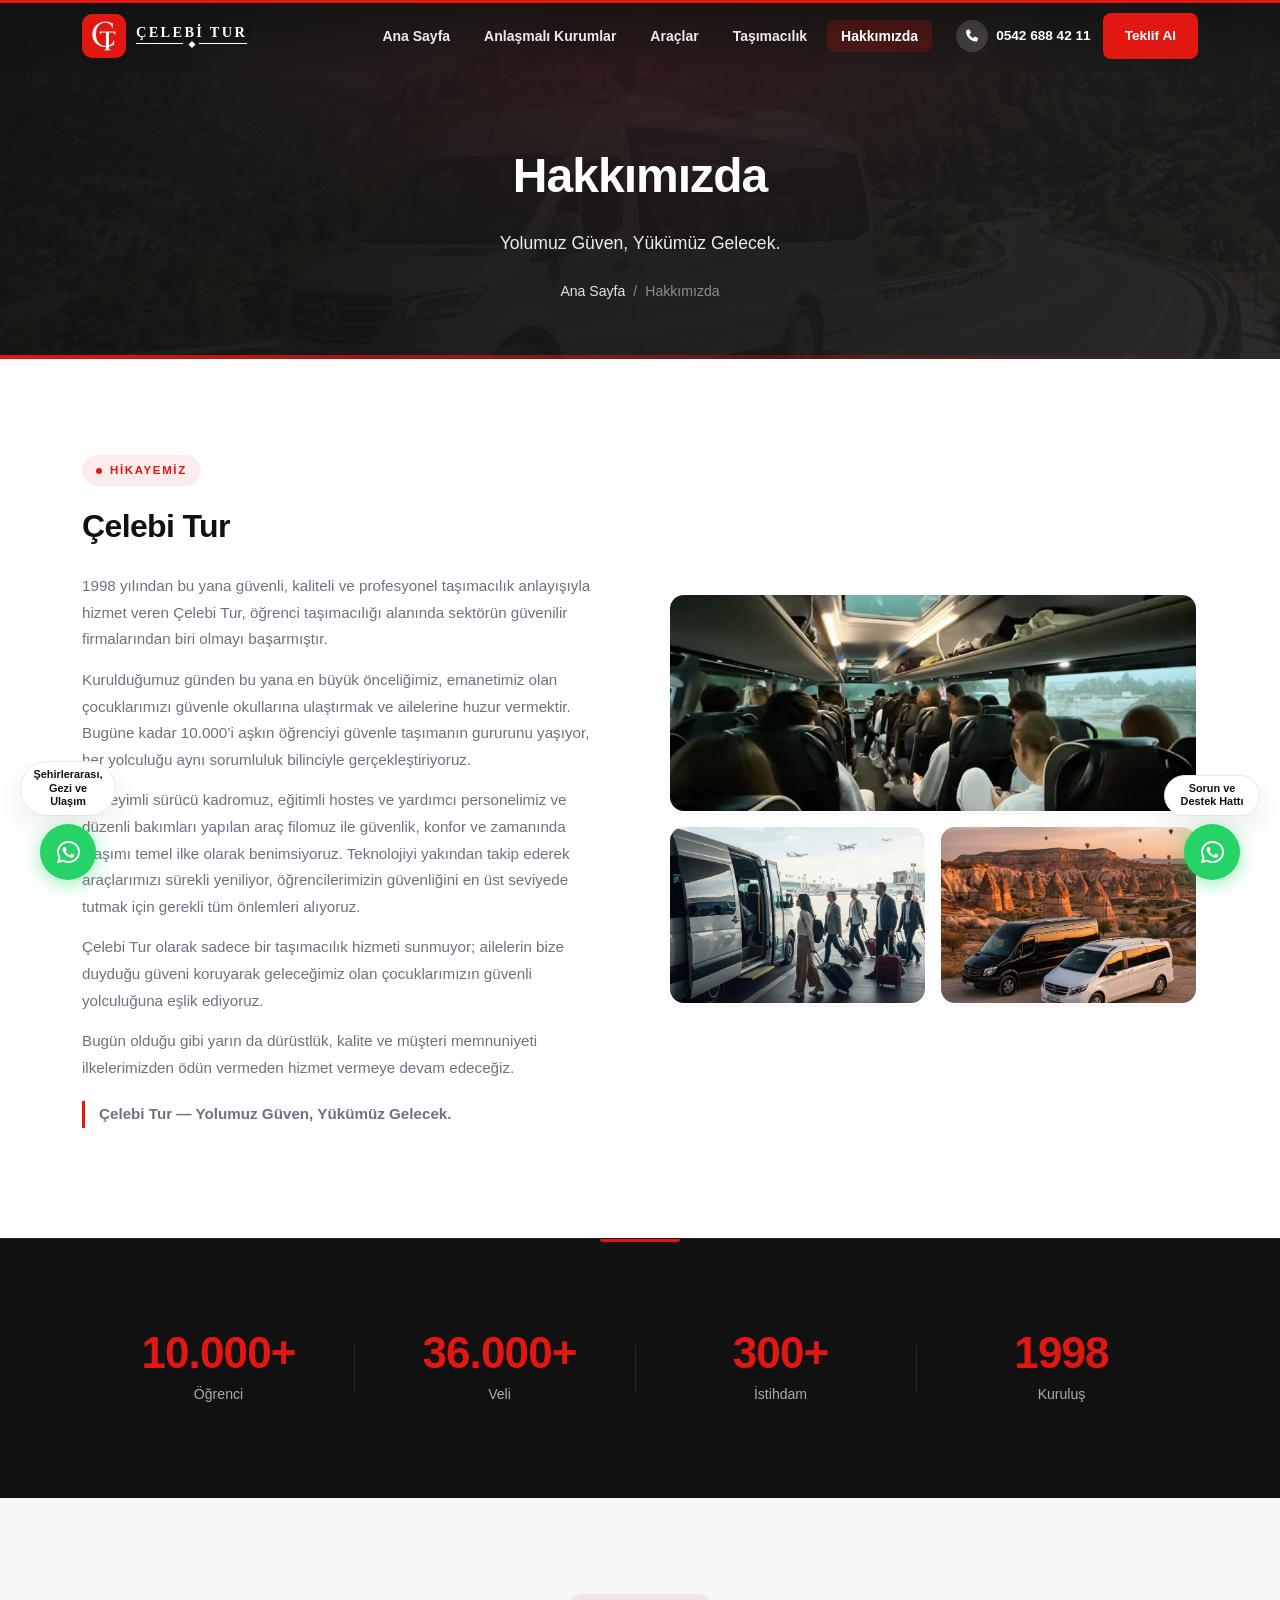
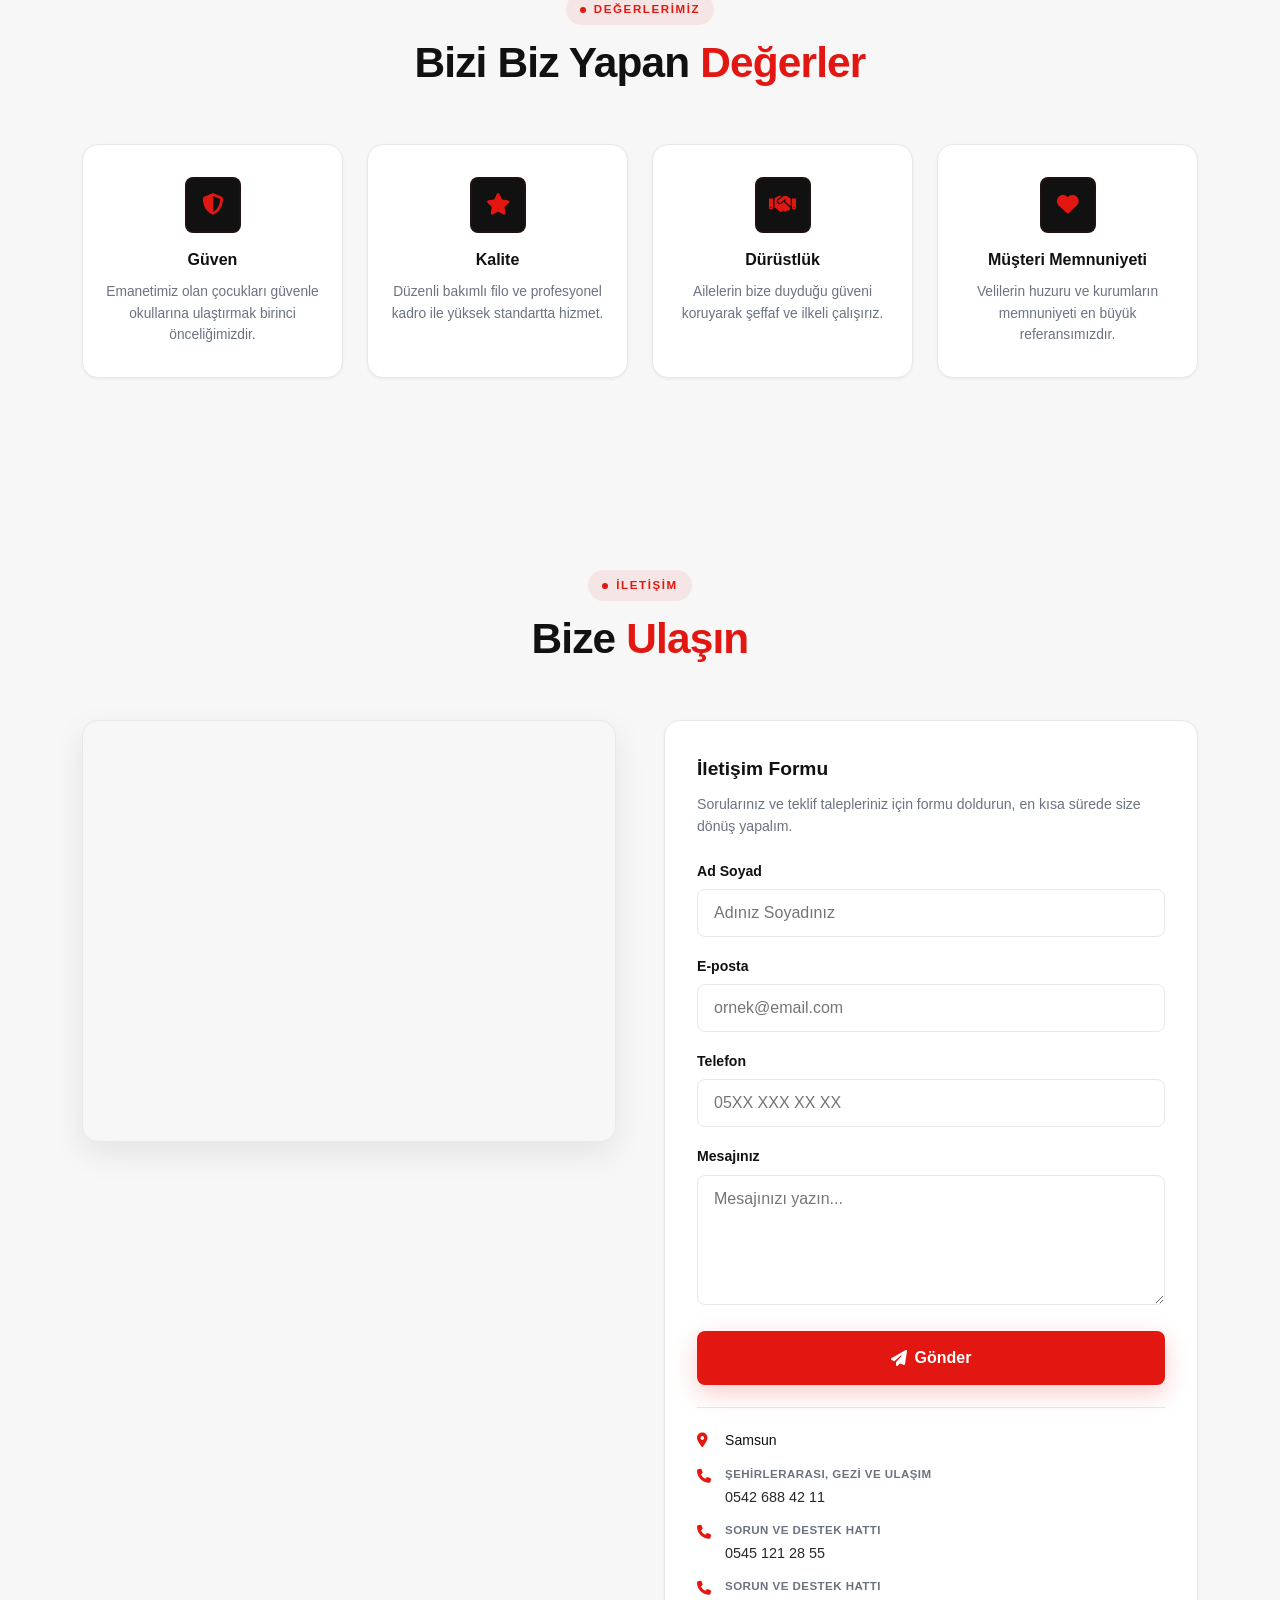
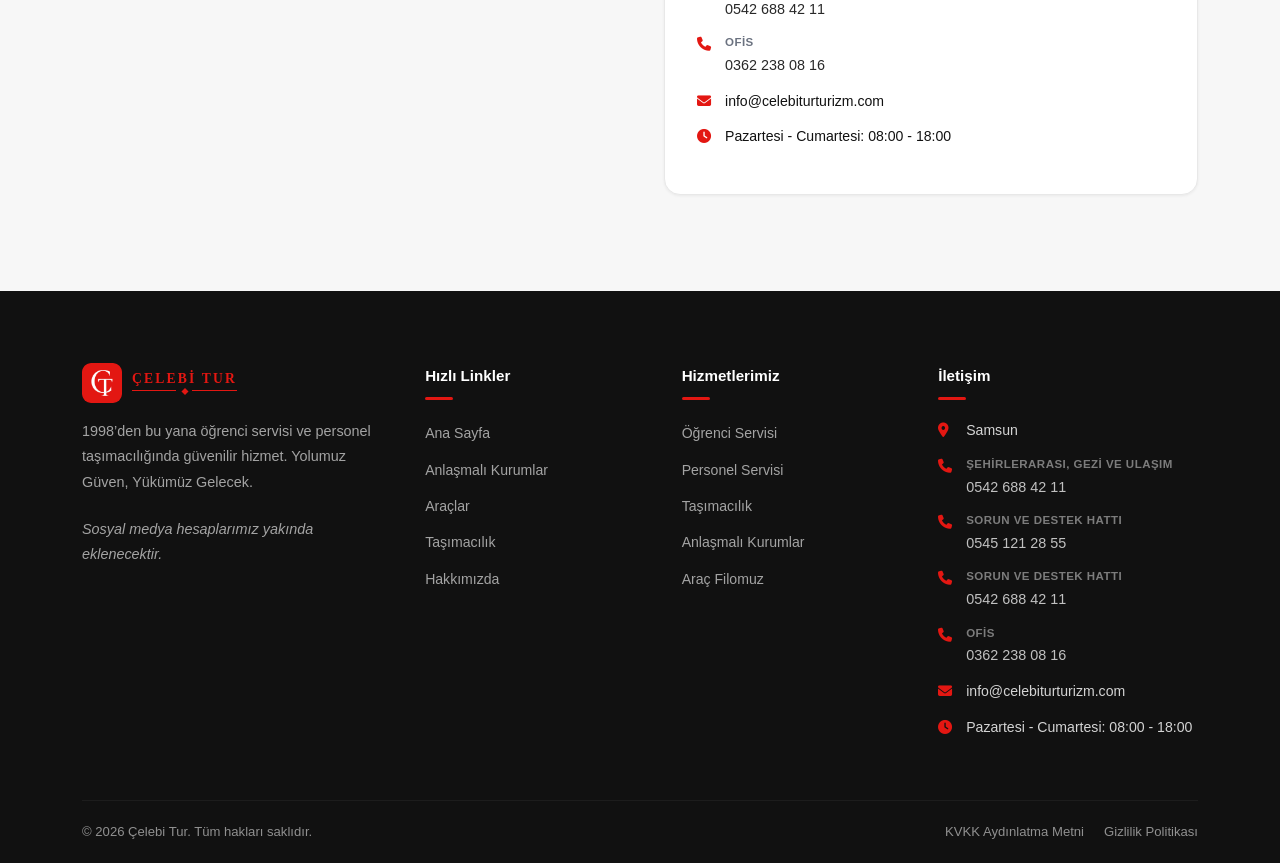
<file: hakkimizda/index.html>
<!DOCTYPE html>
<html lang="tr">
<head>
  <meta charset="UTF-8">
  <meta name="viewport" content="width=device-width, initial-scale=1.0, viewport-fit=cover">
  <meta http-equiv="X-Content-Type-Options" content="nosniff">
  <meta name="referrer" content="strict-origin-when-cross-origin">
  <meta http-equiv="Content-Security-Policy" content="default-src 'self'; style-src 'self' https://fonts.googleapis.com https://cdnjs.cloudflare.com 'unsafe-inline'; font-src 'self' https://fonts.gstatic.com https://cdnjs.cloudflare.com data:; script-src 'self'; img-src 'self' data: https:; frame-src https://www.google.com; connect-src 'self' https://formspree.io; form-action https://formspree.io; base-uri 'self'; object-src 'none'; upgrade-insecure-requests;">
  <meta name="description" content="1998'den bu yana öğrenci ve personel taşımacılığında güvenilir Çelebi Tur. Yolumuz Güven, Yükümüz Gelecek.">
  <meta property="og:title" content="Hakkımızda | Çelebi Tur">
  <meta property="og:description" content="1998'den bu yana güvenli öğrenci ve personel taşımacılığı. 10.000+ öğrenci, 36.000+ veli.">
  <meta property="og:type" content="website">
  <meta property="og:site_name" content="Çelebi Tur">
  <link rel="canonical" href="https://celebiturturizm.com/hakkimizda/">
  <meta property="og:url" content="https://celebiturturizm.com/hakkimizda/">
  <meta property="og:image" content="https://celebiturturizm.com/images/logo-header.png">
  <title>Hakkımızda | Çelebi Tur</title>
  <link rel="preconnect" href="https://fonts.googleapis.com">
  <link rel="preconnect" href="https://fonts.gstatic.com" crossorigin>
  <link href="https://fonts.googleapis.com/css2?family=Cinzel:wght@500;600;700&family=Plus+Jakarta+Sans:wght@400;500;600;700;800&display=swap" rel="stylesheet">
  <meta name="theme-color" content="#E31712">
    <link rel="stylesheet" href="https://cdnjs.cloudflare.com/ajax/libs/font-awesome/6.5.1/css/all.min.css" integrity="sha512-DTOQO9RWCH3ppGqcWaEA1BIZOC6xxalwEsw9c2QQeAIftl+Vegovlnee1c9QX4TctnWMn13TZye+giMm8e2LwA==" crossorigin="anonymous" referrerpolicy="no-referrer">
  <link rel="stylesheet" href="/css/style.css?v=20260712g">
  <link rel="stylesheet" href="/css/header.css?v=20260712i">
  <link rel="stylesheet" href="/css/footer.css?v=20260712h">
  <link rel="stylesheet" href="/css/components.css?v=20260713c">
  <link rel="stylesheet" href="/css/mobile.css?v=20260713b">
  <link rel="stylesheet" href="/css/pages/hakkimizda.css?v=20260712g">
  <link rel="icon" href="/images/favicon.svg" type="image/svg+xml">
  <link rel="icon" href="/images/apple-touch-icon.png" sizes="180x180">
  <link rel="apple-touch-icon" href="/images/apple-touch-icon.png">
</head>
<body>
  <a href="#main-content" class="skip-link">İçeriğe geç</a>

  <header class="header">
    <div class="container header-inner">
      <a href="/" class="logo">
        <img src="/images/logo-mark.png?v=5" alt="Çelebi Tur" class="logo-icon" width="44" height="44">
        <span class="logo-text">ÇELEBİ TUR</span>
      </a>
      <nav class="nav" aria-label="Ana menü">
                        <ul class="nav-links">
          <li><a href="/" class="nav-link">Ana Sayfa</a></li>
          <li><a href="/anlasmali-kurumlar/" class="nav-link">Anlaşmalı Kurumlar</a></li>
          <li><a href="/araclar/" class="nav-link">Araçlar</a></li>
          <li><a href="/turlar/" class="nav-link">Taşımacılık</a></li>
          <li><a href="/hakkimizda/" class="nav-link">Hakkımızda</a></li>
        </ul>
        <div class="header-actions">
          <a href="#" class="header-phone" data-phone-tel><i class="fas fa-phone" aria-hidden="true"></i> <span data-phone>0542 688 42 11</span></a>
          <a href="#" class="btn btn--accent btn--sm" data-whatsapp-quote>Teklif Al</a>
          <button class="hamburger" aria-label="Menüyü aç/kapat" aria-expanded="false"><span></span><span></span><span></span></button>
        </div>
      </nav>
    </div>
  </header>

  <main id="main-content">
    <section class="page-hero">
      <div class="container">
        <h1 class="page-hero__title">Hakkımızda</h1>
        <p class="page-hero__subtitle">Yolumuz Güven, Yükümüz Gelecek.</p>
        <nav class="breadcrumb" aria-label="Breadcrumb">
          <a href="/">Ana Sayfa</a>
          <span>/</span>
          <span>Hakkımızda</span>
        </nav>
      </div>
    </section>

    <!-- About Story -->
    <section class="section">
      <div class="container">
        <div class="about-story animate-on-scroll">
          <div class="about-story__content">
            <span class="section-label">Hikayemiz</span>
            <h2>Çelebi Tur</h2>
            <p>1998 yılından bu yana güvenli, kaliteli ve profesyonel taşımacılık anlayışıyla hizmet veren Çelebi Tur, öğrenci taşımacılığı alanında sektörün güvenilir firmalarından biri olmayı başarmıştır.</p>
            <p>Kurulduğumuz günden bu yana en büyük önceliğimiz, emanetimiz olan çocuklarımızı güvenle okullarına ulaştırmak ve ailelerine huzur vermektir. Bugüne kadar 10.000’i aşkın öğrenciyi güvenle taşımanın gururunu yaşıyor, her yolculuğu aynı sorumluluk bilinciyle gerçekleştiriyoruz.</p>
            <p>Deneyimli sürücü kadromuz, eğitimli hostes ve yardımcı personelimiz ve düzenli bakımları yapılan araç filomuz ile güvenlik, konfor ve zamanında ulaşımı temel ilke olarak benimsiyoruz. Teknolojiyi yakından takip ederek araçlarımızı sürekli yeniliyor, öğrencilerimizin güvenliğini en üst seviyede tutmak için gerekli tüm önlemleri alıyoruz.</p>
            <p>Çelebi Tur olarak sadece bir taşımacılık hizmeti sunmuyor; ailelerin bize duyduğu güveni koruyarak geleceğimiz olan çocuklarımızın güvenli yolculuğuna eşlik ediyoruz.</p>
            <p>Bugün olduğu gibi yarın da dürüstlük, kalite ve müşteri memnuniyeti ilkelerimizden ödün vermeden hizmet vermeye devam edeceğiz.</p>
            <p class="about-story__tagline">Çelebi Tur — Yolumuz Güven, Yükümüz Gelecek.</p>
          </div>
          <div class="about-story__images">
            <img src="/images/bus-trip.jpeg" alt="Çelebi Tur öğrenci servisi filosu" loading="lazy">
            <img src="/images/companystafftrip.jpeg" alt="Personel taşımacılığı hizmeti" loading="lazy">
            <img src="/images/minubus.jpeg" alt="Çelebi Tur modern araç filosu" loading="lazy">
          </div>
        </div>
      </div>
    </section>

    <!-- Stats -->
    <section class="stats-section">
      <div class="container">
        <div class="grid-4 animate-on-scroll">
          <div class="stat-item">
            <div class="stat-item__number">10.000+</div>
            <div class="stat-item__label">Öğrenci</div>
          </div>
          <div class="stat-item">
            <div class="stat-item__number">36.000+</div>
            <div class="stat-item__label">Veli</div>
          </div>
          <div class="stat-item">
            <div class="stat-item__number">300+</div>
            <div class="stat-item__label">İstihdam</div>
          </div>
          <div class="stat-item">
            <div class="stat-item__number">1998</div>
            <div class="stat-item__label">Kuruluş</div>
          </div>
        </div>
      </div>
    </section>

    <!-- Values -->
    <section class="section section--alt">
      <div class="container">
        <div class="section-header animate-on-scroll">
          <span class="section-label">Değerlerimiz</span>
          <h2 class="section-title">Bizi Biz Yapan <span>Değerler</span></h2>
        </div>
        <div class="grid-4">
          <div class="value-card animate-on-scroll">
            <div class="value-card__icon"><i class="fas fa-shield-halved"></i></div>
            <h3 class="value-card__title">Güven</h3>
            <p class="value-card__text">Emanetimiz olan çocukları güvenle okullarına ulaştırmak birinci önceliğimizdir.</p>
          </div>
          <div class="value-card animate-on-scroll">
            <div class="value-card__icon"><i class="fas fa-star"></i></div>
            <h3 class="value-card__title">Kalite</h3>
            <p class="value-card__text">Düzenli bakımlı filo ve profesyonel kadro ile yüksek standartta hizmet.</p>
          </div>
          <div class="value-card animate-on-scroll">
            <div class="value-card__icon"><i class="fas fa-handshake"></i></div>
            <h3 class="value-card__title">Dürüstlük</h3>
            <p class="value-card__text">Ailelerin bize duyduğu güveni koruyarak şeffaf ve ilkeli çalışırız.</p>
          </div>
          <div class="value-card animate-on-scroll">
            <div class="value-card__icon"><i class="fas fa-heart"></i></div>
            <h3 class="value-card__title">Müşteri Memnuniyeti</h3>
            <p class="value-card__text">Velilerin huzuru ve kurumların memnuniyeti en büyük referansımızdır.</p>
          </div>
        </div>
      </div>
    </section>

    <!-- Map & Contact -->
    <section class="section section--alt">
      <div class="container">
        <div class="section-header animate-on-scroll">
          <span class="section-label">İletişim</span>
          <h2 class="section-title">Bize <span>Ulaşın</span></h2>
        </div>
        <div class="contact-section">
          <div class="map-container animate-on-scroll">
            <iframe data-maps-embed src=""
              allowfullscreen=""
              loading="lazy"
              referrerpolicy="no-referrer-when-downgrade"
              title="Çelebi Tur Ofis Konumu">
            </iframe>
          </div>
          <div class="contact-form-wrapper animate-on-scroll">
            <h3>İletişim Formu</h3>
            <p>Sorularınız ve teklif talepleriniz için formu doldurun, en kısa sürede size dönüş yapalım.</p>
            <form action="#" method="POST" data-formspree>
              <div class="hp-field" aria-hidden="true" style="position:absolute;left:-9999px;height:0;overflow:hidden;">
                <label for="_gotcha">Boş bırakın</label>
                <input type="text" id="_gotcha" name="_gotcha" tabindex="-1" autocomplete="off">
              </div>
              <div class="form-group">
                <label for="name">Ad Soyad</label>
                <input type="text" id="name" name="name" class="form-control" placeholder="Adınız Soyadınız" required>
              </div>
              <div class="form-group">
                <label for="email">E-posta</label>
                <input type="email" id="email" name="email" class="form-control" placeholder="ornek@email.com" required>
              </div>
              <div class="form-group">
                <label for="phone">Telefon</label>
                <input type="tel" id="phone" name="phone" class="form-control" placeholder="05XX XXX XX XX">
              </div>
              <div class="form-group">
                <label for="message">Mesajınız</label>
                <textarea id="message" name="message" class="form-control" placeholder="Mesajınızı yazın..." required></textarea>
              </div>
              <button type="submit" class="btn btn--primary btn--lg" style="width: 100%;">
                <i class="fas fa-paper-plane"></i> Gönder
              </button>
            </form>
            <ul class="contact-info-list">
              <li><i class="fas fa-map-marker-alt" aria-hidden="true"></i> <a href="#" data-maps-link target="_blank" rel="noopener noreferrer"><span data-address>Samsun</span></a></li>
              <li hidden data-contact-phones-anchor></li>
              <li><i class="fas fa-envelope" aria-hidden="true"></i> <a href="#" data-email-link><span data-email>info@celebiturturizm.com</span></a></li>
              <li><i class="fas fa-clock" aria-hidden="true"></i> <span data-hours>Pazartesi - Cumartesi: 08:00 - 18:00</span></li>
            </ul>
          </div>
        </div>
      </div>
    </section>
  </main>

  <footer class="footer">
    <div class="container">
      <div class="footer-grid">
        <div class="footer-brand">
                              <a href="/" class="logo logo--footer">
            <img src="/images/logo-mark.png?v=5" alt="Çelebi Tur" class="logo-icon" width="40" height="40">
            <span class="logo-text">ÇELEBİ TUR</span>
          </a>
          <p>1998’den bu yana öğrenci servisi ve personel taşımacılığında güvenilir hizmet. Yolumuz Güven, Yükümüz Gelecek.</p>
          <p class="footer-social-note">Sosyal medya hesaplarımız yakında eklenecektir.</p>
        </div>
        <div class="footer-col">
                              <h4>Hızlı Linkler</h4>
          <ul class="footer-links">
            <li><a href="/">Ana Sayfa</a></li>
            <li><a href="/anlasmali-kurumlar/">Anlaşmalı Kurumlar</a></li>
            <li><a href="/araclar/">Araçlar</a></li>
            <li><a href="/turlar/">Taşımacılık</a></li>
            <li><a href="/hakkimizda/">Hakkımızda</a></li>
          </ul>
        </div>
        <div class="footer-col">
                              <h4>Hizmetlerimiz</h4>
          <ul class="footer-links">
            <li><a href="/anlasmali-kurumlar/">Öğrenci Servisi</a></li>
            <li><a href="/araclar/">Personel Servisi</a></li>
            <li><a href="/turlar/">Taşımacılık</a></li>
            <li><a href="/anlasmali-kurumlar/">Anlaşmalı Kurumlar</a></li>
            <li><a href="/araclar/">Araç Filomuz</a></li>
          </ul>
        </div>
        <div class="footer-col">
          <h4>İletişim</h4>
          <ul class="footer-contact">
            <li><i class="fas fa-map-marker-alt" aria-hidden="true"></i> <a href="#" data-maps-link target="_blank" rel="noopener noreferrer"><span data-address>Samsun</span></a></li>
            <li hidden data-contact-phones-anchor></li>
            <li><i class="fas fa-envelope" aria-hidden="true"></i> <a href="#" data-email-link><span data-email>info@celebiturturizm.com</span></a></li>
            <li><i class="fas fa-clock" aria-hidden="true"></i> <span data-hours>Pazartesi - Cumartesi: 08:00 - 18:00</span></li>
          </ul>
        </div>
      </div>
      <div class="footer-bottom">
        <p>&copy; 2026 Çelebi Tur. Tüm hakları saklıdır.</p>
        <div class="footer-bottom-links">
                    <a href="/kvkk/">KVKK Aydınlatma Metni</a>
          <a href="/gizlilik/">Gizlilik Politikası</a>
        </div>
      </div>
    </div>
  </footer>

  <div class="floating-contact floating-contact--support">
    <span class="floating-contact__label">Sorun ve Destek Hattı</span>
    <button type="button" class="whatsapp-float" data-whatsapp-chooser data-wa-mode="support" aria-label="Sorun ve destek hattı için WhatsApp" aria-haspopup="dialog">
      <i class="fab fa-whatsapp" aria-hidden="true"></i>
    </button>
  </div>
  <div class="floating-contact floating-contact--intercity">
    <span class="floating-contact__label">Şehirlerarası, Gezi ve Ulaşım</span>
    <button type="button" class="whatsapp-float" data-whatsapp-chooser data-wa-mode="intercity" aria-label="Şehirlerarası, gezi ve ulaşım için WhatsApp" aria-haspopup="dialog">
      <i class="fab fa-whatsapp" aria-hidden="true"></i>
    </button>
  </div>

  <script src="/js/config.js?v=20260725a"></script>
  <script src="/js/main.js?v=20260917a"></script>
  <script src="/js/animations.js?v=20260712g"></script>
</body>
</html>
</file>
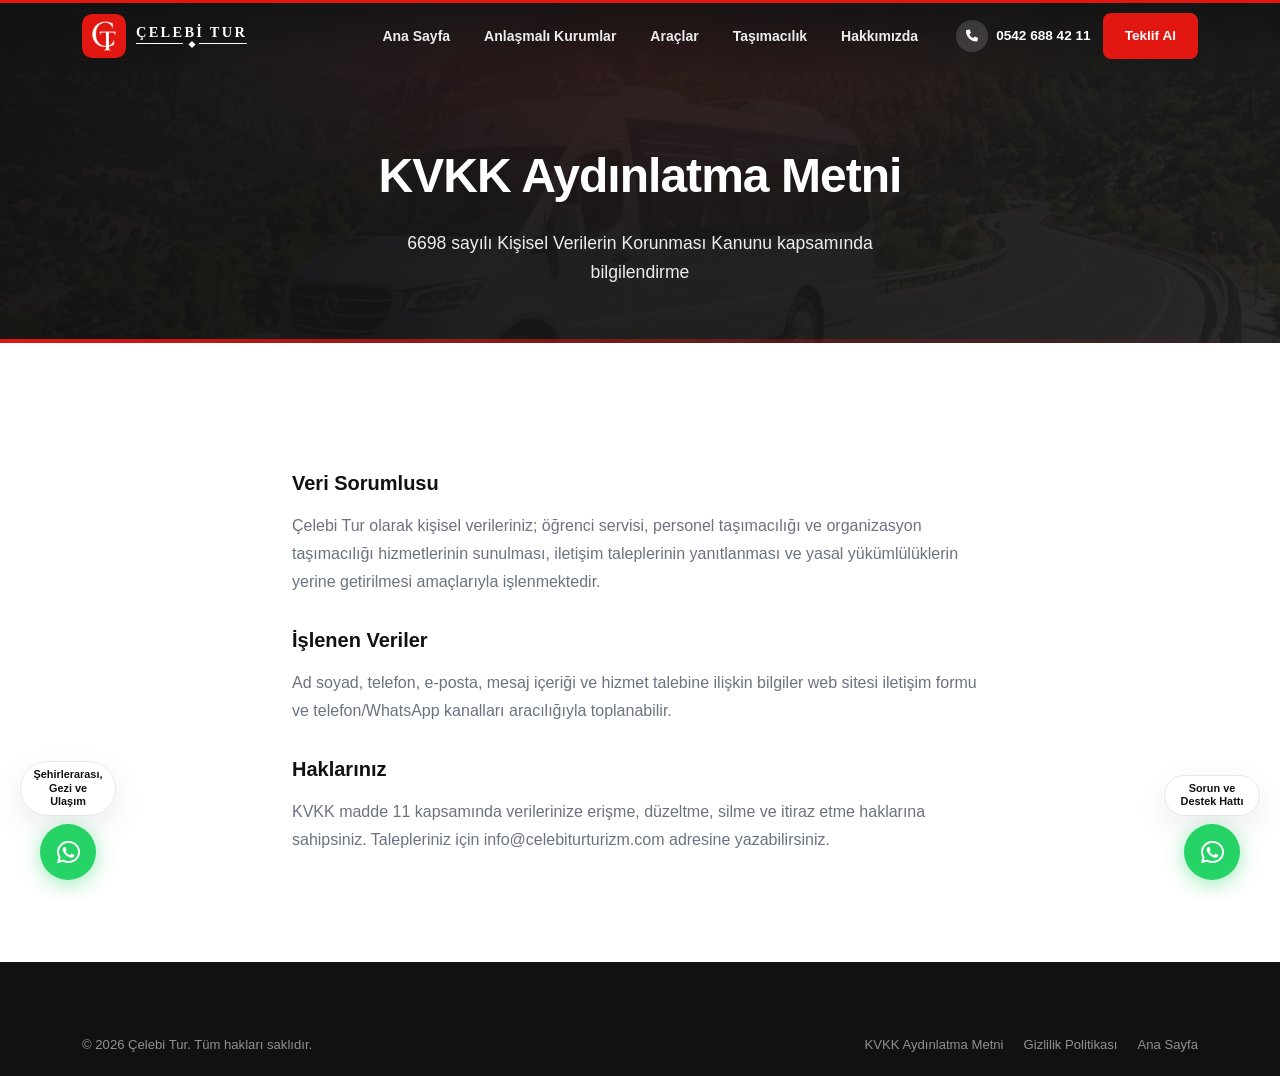
<file: kvkk/index.html>
<!DOCTYPE html>
<html lang="tr">
<head>
  <meta charset="UTF-8">
  <meta name="viewport" content="width=device-width, initial-scale=1.0, viewport-fit=cover">
  <meta http-equiv="X-Content-Type-Options" content="nosniff">
  <meta name="referrer" content="strict-origin-when-cross-origin">
  <meta http-equiv="Content-Security-Policy" content="default-src 'self'; style-src 'self' https://fonts.googleapis.com https://cdnjs.cloudflare.com 'unsafe-inline'; font-src 'self' https://fonts.gstatic.com https://cdnjs.cloudflare.com data:; script-src 'self'; img-src 'self' data: https:; frame-src https://www.google.com; connect-src 'self' https://formspree.io; form-action https://formspree.io; base-uri 'self'; object-src 'none'; upgrade-insecure-requests;">
  <meta name="description" content="Çelebi Tur KVKK Aydınlatma Metni">
  <meta property="og:title" content="KVKK Aydınlatma Metni | Çelebi Tur">
  <meta property="og:type" content="website">
  <meta property="og:site_name" content="Çelebi Tur">
  <link rel="canonical" href="https://celebiturturizm.com/kvkk/">
  <meta property="og:url" content="https://celebiturturizm.com/kvkk/">
  <meta property="og:image" content="https://celebiturturizm.com/images/logo-header.png">
  <title>KVKK Aydınlatma Metni | Çelebi Tur</title>
  <link rel="preconnect" href="https://fonts.googleapis.com">
  <link rel="preconnect" href="https://fonts.gstatic.com" crossorigin>
  <link href="https://fonts.googleapis.com/css2?family=Cinzel:wght@500;600;700&family=Plus+Jakarta+Sans:wght@400;500;600;700;800&display=swap" rel="stylesheet">
  <meta name="theme-color" content="#E31712">
    <link rel="stylesheet" href="https://cdnjs.cloudflare.com/ajax/libs/font-awesome/6.5.1/css/all.min.css" integrity="sha512-DTOQO9RWCH3ppGqcWaEA1BIZOC6xxalwEsw9c2QQeAIftl+Vegovlnee1c9QX4TctnWMn13TZye+giMm8e2LwA==" crossorigin="anonymous" referrerpolicy="no-referrer">
  <link rel="stylesheet" href="/css/style.css?v=20260712g">
  <link rel="stylesheet" href="/css/header.css?v=20260712i">
  <link rel="stylesheet" href="/css/footer.css?v=20260712h">
  <link rel="stylesheet" href="/css/components.css?v=20260713c">
  <link rel="stylesheet" href="/css/mobile.css?v=20260713b">
  <link rel="icon" href="/images/favicon-32.png" type="image/png" sizes="32x32">
  <link rel="icon" href="/images/favicon.svg" type="image/svg+xml">
  <link rel="icon" href="/images/apple-touch-icon.png" sizes="180x180">
  <link rel="apple-touch-icon" href="/images/apple-touch-icon.png">
</head>
<body>
  <a href="#main-content" class="skip-link">İçeriğe geç</a>
  <header class="header scrolled">
    <div class="container header-inner">
      <a href="/" class="logo">
        <img src="/images/logo-mark.png?v=5" alt="Çelebi Tur" class="logo-icon" width="44" height="44">
        <span class="logo-text">ÇELEBİ TUR</span>
      </a>
      <nav class="nav" aria-label="Ana menü">
                        <ul class="nav-links">
          <li><a href="/" class="nav-link">Ana Sayfa</a></li>
          <li><a href="/anlasmali-kurumlar/" class="nav-link">Anlaşmalı Kurumlar</a></li>
          <li><a href="/araclar/" class="nav-link">Araçlar</a></li>
          <li><a href="/turlar/" class="nav-link">Taşımacılık</a></li>
          <li><a href="/hakkimizda/" class="nav-link">Hakkımızda</a></li>
        </ul>
        <div class="header-actions">
          <a href="#" class="header-phone" data-phone-tel><i class="fas fa-phone" aria-hidden="true"></i> <span data-phone>0542 688 42 11</span></a>
          <a href="#" class="btn btn--accent btn--sm" data-whatsapp-quote>Teklif Al</a>
          <button class="hamburger" aria-label="Menüyü aç/kapat" aria-expanded="false"><span></span><span></span><span></span></button>
        </div>
      </nav>
    </div>
  </header>
  <main id="main-content">
    <section class="page-hero">
      <div class="container">
        <h1 class="page-hero__title">KVKK Aydınlatma Metni</h1>
        <p class="page-hero__subtitle">6698 sayılı Kişisel Verilerin Korunması Kanunu kapsamında bilgilendirme</p>
      </div>
    </section>
    <section class="section">
      <div class="container legal-content">
        <h2>Veri Sorumlusu</h2>
        <p>Çelebi Tur olarak kişisel verileriniz; öğrenci servisi, personel taşımacılığı ve organizasyon taşımacılığı hizmetlerinin sunulması, iletişim taleplerinin yanıtlanması ve yasal yükümlülüklerin yerine getirilmesi amaçlarıyla işlenmektedir.</p>
        <h2>İşlenen Veriler</h2>
        <p>Ad soyad, telefon, e-posta, mesaj içeriği ve hizmet talebine ilişkin bilgiler web sitesi iletişim formu ve telefon/WhatsApp kanalları aracılığıyla toplanabilir.</p>
        <h2>Haklarınız</h2>
        <p>KVKK madde 11 kapsamında verilerinize erişme, düzeltme, silme ve itiraz etme haklarına sahipsiniz. Talepleriniz için <a href="#" data-email-link><span data-email>info@celebiturturizm.com</span></a> adresine yazabilirsiniz.</p>
      </div>
    </section>
  </main>
  <footer class="footer">
    <div class="container">
      <div class="footer-bottom" style="border-top: none; padding-top: 0;">
        <p>&copy; 2026 Çelebi Tur. Tüm hakları saklıdır.</p>
        <div class="footer-bottom-links">
          <a href="/kvkk/">KVKK Aydınlatma Metni</a>
          <a href="/gizlilik/">Gizlilik Politikası</a>
          <a href="/">Ana Sayfa</a>
        </div>
      </div>
    </div>
  </footer>
  <div class="floating-contact floating-contact--support">
    <span class="floating-contact__label">Sorun ve Destek Hattı</span>
    <button type="button" class="whatsapp-float" data-whatsapp-chooser data-wa-mode="support" aria-label="Sorun ve destek hattı için WhatsApp" aria-haspopup="dialog">
      <i class="fab fa-whatsapp" aria-hidden="true"></i>
    </button>
  </div>
  <div class="floating-contact floating-contact--intercity">
    <span class="floating-contact__label">Şehirlerarası, Gezi ve Ulaşım</span>
    <button type="button" class="whatsapp-float" data-whatsapp-chooser data-wa-mode="intercity" aria-label="Şehirlerarası, gezi ve ulaşım için WhatsApp" aria-haspopup="dialog">
      <i class="fab fa-whatsapp" aria-hidden="true"></i>
    </button>
  </div>
  <script src="/js/config.js?v=20260725a"></script>
  <script src="/js/main.js?v=20260917a"></script>
</body>
</html>
</file>
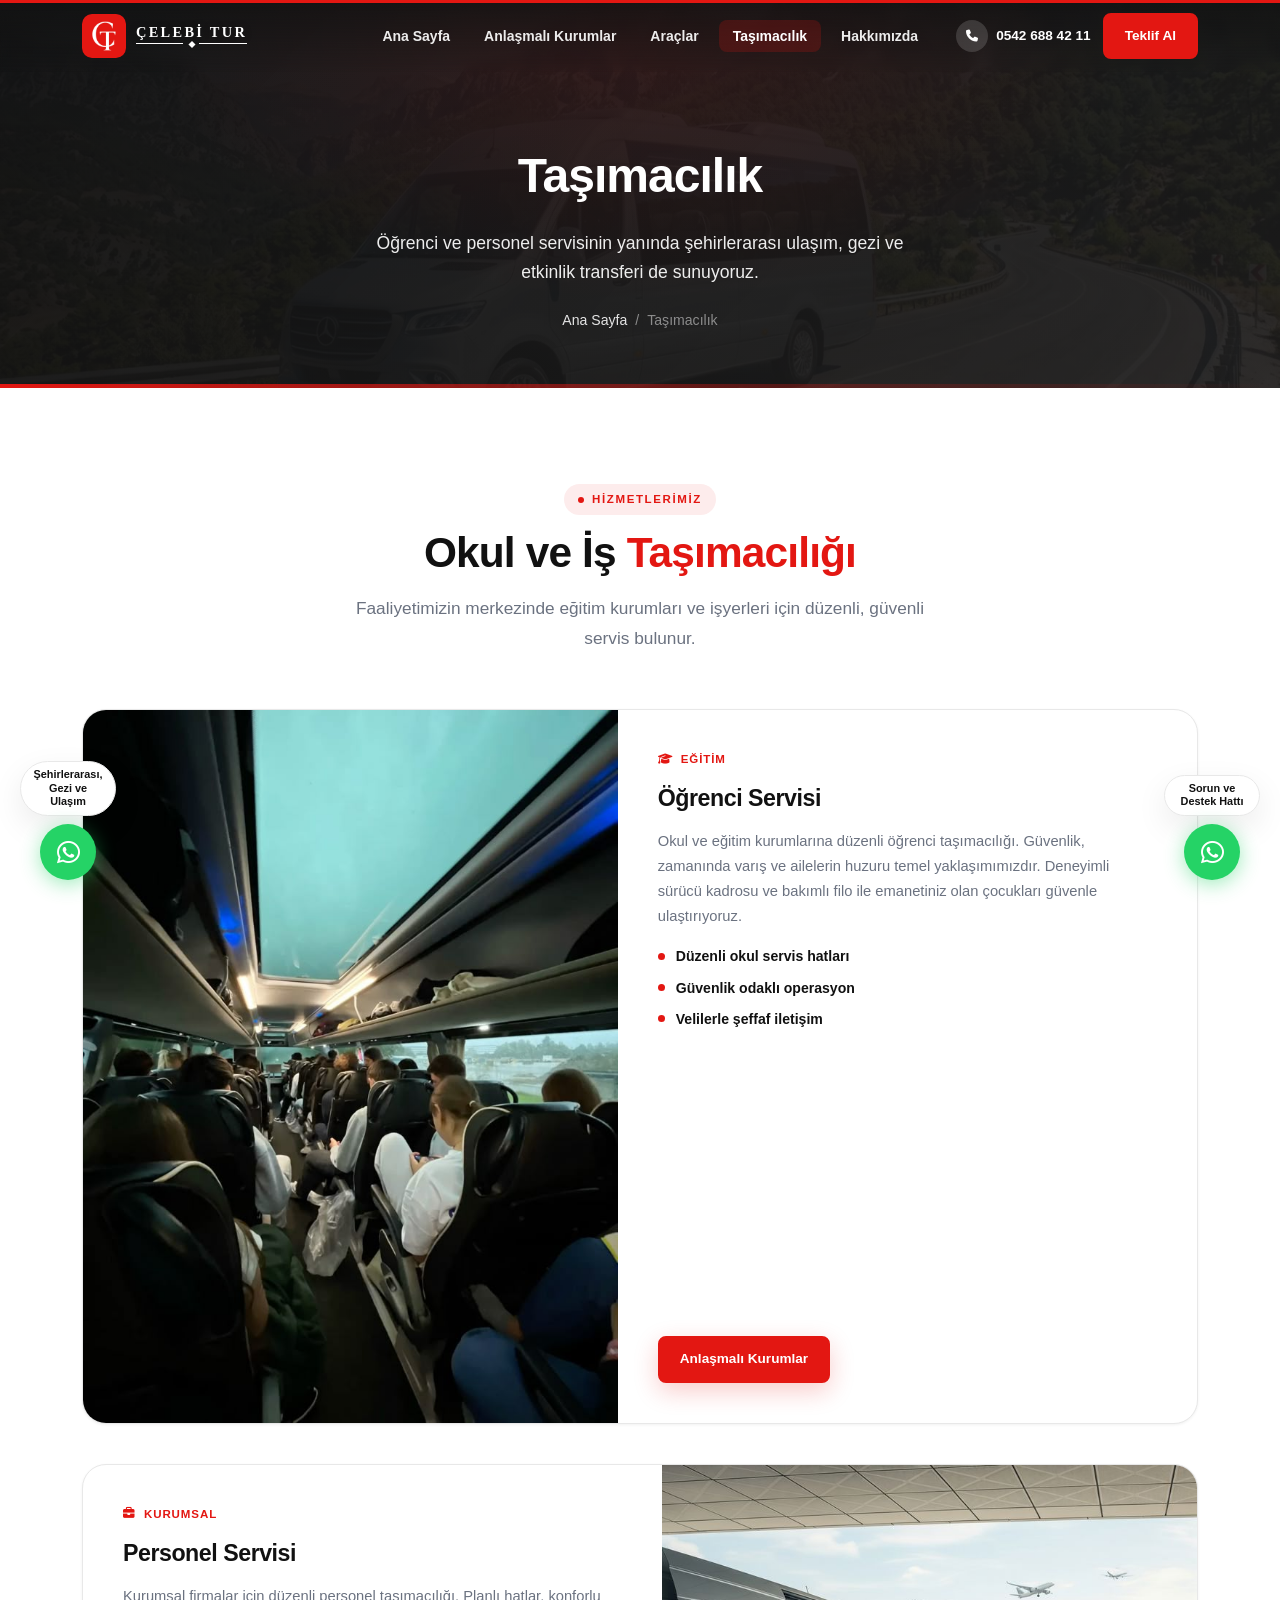
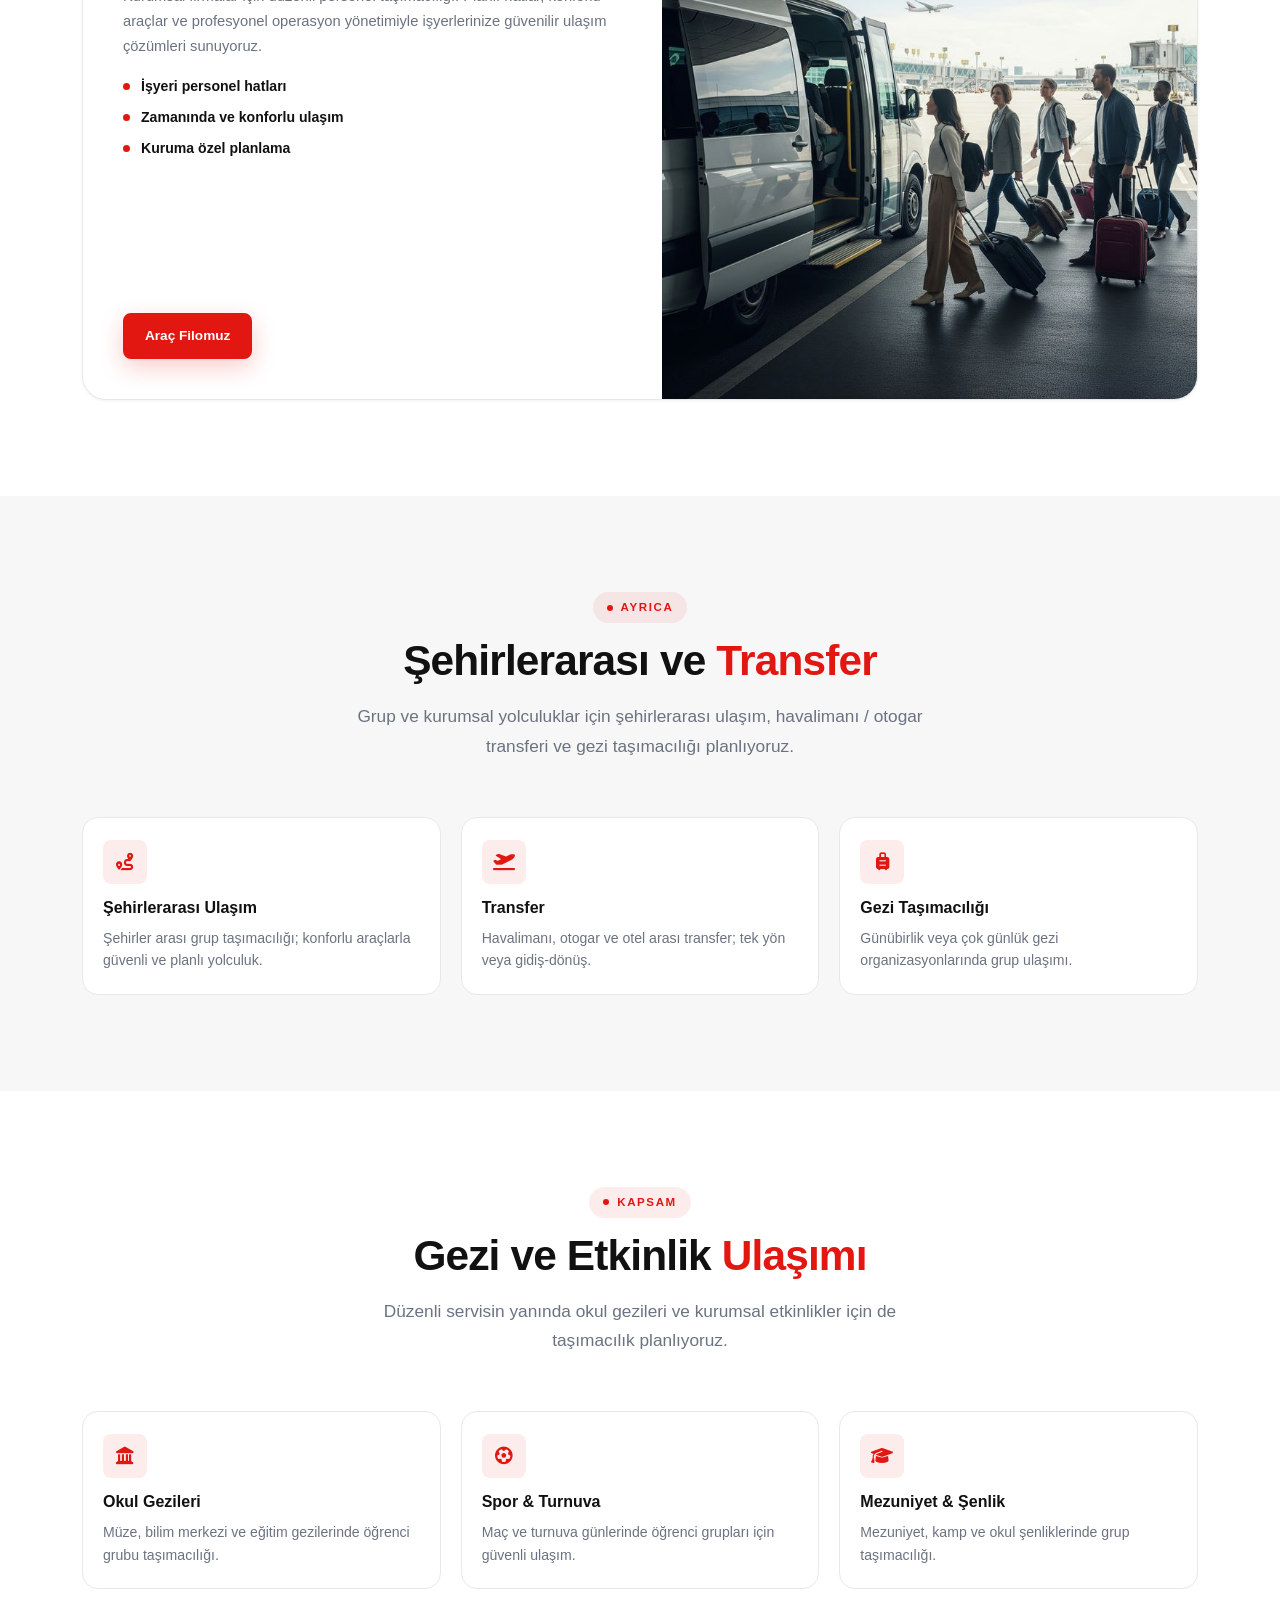
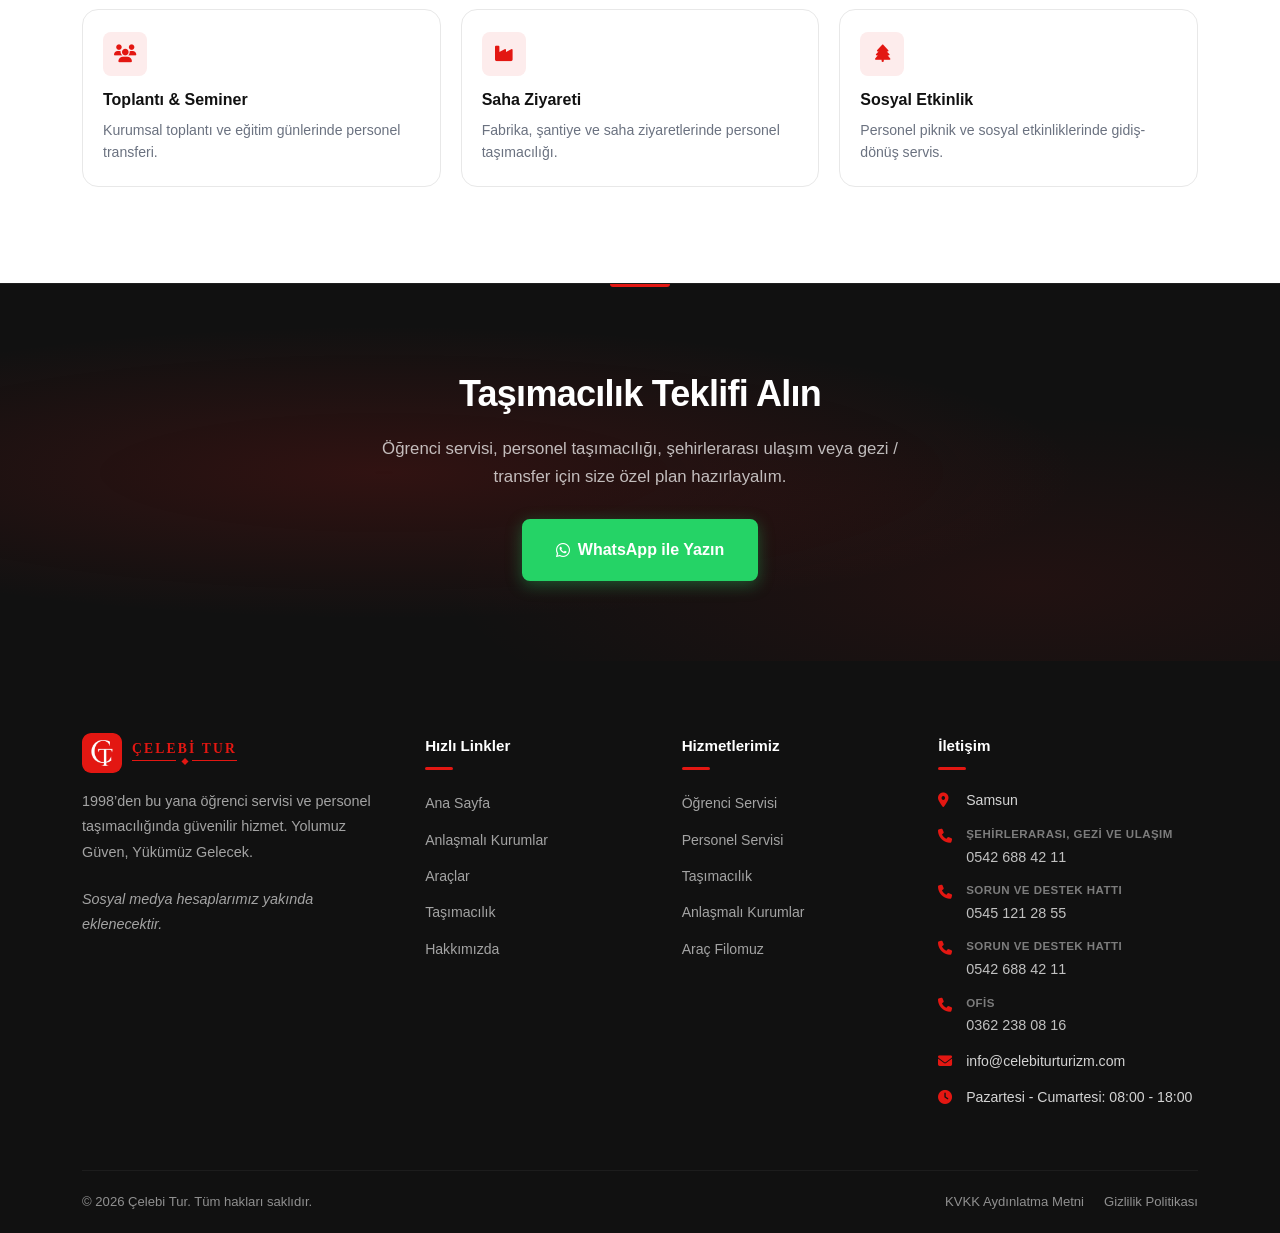
<file: turlar/index.html>
<!DOCTYPE html>
<html lang="tr">
<head>
  <meta charset="UTF-8">
  <meta name="viewport" content="width=device-width, initial-scale=1.0, viewport-fit=cover">
  <meta http-equiv="X-Content-Type-Options" content="nosniff">
  <meta name="referrer" content="strict-origin-when-cross-origin">
  <meta http-equiv="Content-Security-Policy" content="default-src 'self'; style-src 'self' https://fonts.googleapis.com https://cdnjs.cloudflare.com 'unsafe-inline'; font-src 'self' https://fonts.gstatic.com https://cdnjs.cloudflare.com data:; script-src 'self'; img-src 'self' data: https:; frame-src https://www.google.com; connect-src 'self' https://formspree.io; form-action https://formspree.io; base-uri 'self'; object-src 'none'; upgrade-insecure-requests;">
  <meta name="description" content="Çelebi Tur taşımacılık — Öğrenci servisi, personel taşımacılığı, okul gezisi ve kurumsal etkinlik ulaşımı.">
  <meta property="og:title" content="Taşımacılık | Çelebi Tur">
  <meta property="og:description" content="Öğrenci servisi ve personel taşımacılığında güvenilir çözüm. Gezi ve etkinlik ulaşımı da sunuyoruz.">
  <meta property="og:type" content="website">
  <meta property="og:site_name" content="Çelebi Tur">
  <link rel="canonical" href="https://celebiturturizm.com/turlar/">
  <meta property="og:url" content="https://celebiturturizm.com/turlar/">
  <meta property="og:image" content="https://celebiturturizm.com/images/logo-header.png">
  <title>Taşımacılık | Çelebi Tur</title>
  <link rel="preconnect" href="https://fonts.googleapis.com">
  <link rel="preconnect" href="https://fonts.gstatic.com" crossorigin>
  <link href="https://fonts.googleapis.com/css2?family=Cinzel:wght@500;600;700&family=Plus+Jakarta+Sans:wght@400;500;600;700;800&display=swap" rel="stylesheet">
  <meta name="theme-color" content="#E31712">
  <link rel="stylesheet" href="https://cdnjs.cloudflare.com/ajax/libs/font-awesome/6.5.1/css/all.min.css" integrity="sha512-DTOQO9RWCH3ppGqcWaEA1BIZOC6xxalwEsw9c2QQeAIftl+Vegovlnee1c9QX4TctnWMn13TZye+giMm8e2LwA==" crossorigin="anonymous" referrerpolicy="no-referrer">
  <link rel="stylesheet" href="/css/style.css?v=20260712g">
  <link rel="stylesheet" href="/css/header.css?v=20260712i">
  <link rel="stylesheet" href="/css/footer.css?v=20260712h">
  <link rel="stylesheet" href="/css/components.css?v=20260713c">
  <link rel="stylesheet" href="/css/mobile.css?v=20260713b">
  <link rel="stylesheet" href="/css/pages/turlar.css?v=20260712g">
  <link rel="icon" href="/images/favicon.svg" type="image/svg+xml">
  <link rel="icon" href="/images/apple-touch-icon.png" sizes="180x180">
  <link rel="apple-touch-icon" href="/images/apple-touch-icon.png">
</head>
<body>
  <a href="#main-content" class="skip-link">İçeriğe geç</a>

  <header class="header">
    <div class="container header-inner">
      <a href="/" class="logo">
        <img src="/images/logo-mark.png?v=5" alt="Çelebi Tur" class="logo-icon" width="44" height="44">
        <span class="logo-text">ÇELEBİ TUR</span>
      </a>
      <nav class="nav" aria-label="Ana menü">
        <ul class="nav-links">
          <li><a href="/" class="nav-link">Ana Sayfa</a></li>
          <li><a href="/anlasmali-kurumlar/" class="nav-link">Anlaşmalı Kurumlar</a></li>
          <li><a href="/araclar/" class="nav-link">Araçlar</a></li>
          <li><a href="/turlar/" class="nav-link">Taşımacılık</a></li>
          <li><a href="/hakkimizda/" class="nav-link">Hakkımızda</a></li>
        </ul>
        <div class="header-actions">
          <a href="#" class="header-phone" data-phone-tel><i class="fas fa-phone" aria-hidden="true"></i> <span data-phone>0542 688 42 11</span></a>
          <a href="#" class="btn btn--accent btn--sm" data-whatsapp-quote>Teklif Al</a>
          <button class="hamburger" aria-label="Menüyü aç/kapat" aria-expanded="false"><span></span><span></span><span></span></button>
        </div>
      </nav>
    </div>
  </header>

  <main id="main-content">
    <section class="page-hero">
      <div class="container">
        <h1 class="page-hero__title">Taşımacılık</h1>
        <p class="page-hero__subtitle">Öğrenci ve personel servisinin yanında şehirlerarası ulaşım, gezi ve etkinlik transferi de sunuyoruz.</p>
        <nav class="breadcrumb" aria-label="Breadcrumb">
          <a href="/">Ana Sayfa</a>
          <span>/</span>
          <span>Taşımacılık</span>
        </nav>
      </div>
    </section>

    <!-- Ana iki hizmet — yan yana, eşit ağırlık -->
    <section class="section">
      <div class="container">
        <div class="section-header animate-on-scroll">
          <span class="section-label">Hizmetlerimiz</span>
          <h2 class="section-title">Okul ve İş <span>Taşımacılığı</span></h2>
          <p class="section-subtitle">Faaliyetimizin merkezinde eğitim kurumları ve işyerleri için düzenli, güvenli servis bulunur.</p>
        </div>

        <div class="transport-pillars animate-on-scroll">
          <article class="transport-pillar">
            <div class="transport-pillar__media">
              <img src="/images/bus-trip.jpeg" alt="Öğrenci servisi" loading="lazy">
            </div>
            <div class="transport-pillar__body">
              <span class="transport-pillar__eyebrow"><i class="fas fa-graduation-cap" aria-hidden="true"></i> Eğitim</span>
              <h3 class="transport-pillar__title">Öğrenci Servisi</h3>
              <p class="transport-pillar__text">Okul ve eğitim kurumlarına düzenli öğrenci taşımacılığı. Güvenlik, zamanında varış ve ailelerin huzuru temel yaklaşımımızdır. Deneyimli sürücü kadrosu ve bakımlı filo ile emanetiniz olan çocukları güvenle ulaştırıyoruz.</p>
              <ul class="transport-pillar__list">
                <li>Düzenli okul servis hatları</li>
                <li>Güvenlik odaklı operasyon</li>
                <li>Velilerle şeffaf iletişim</li>
              </ul>
              <a href="/anlasmali-kurumlar/" class="btn btn--primary btn--sm">Anlaşmalı Kurumlar</a>
            </div>
          </article>

          <article class="transport-pillar transport-pillar--reverse">
            <div class="transport-pillar__media">
              <img src="/images/companystafftrip.jpeg" alt="Personel servisi" loading="lazy">
            </div>
            <div class="transport-pillar__body">
              <span class="transport-pillar__eyebrow"><i class="fas fa-briefcase" aria-hidden="true"></i> Kurumsal</span>
              <h3 class="transport-pillar__title">Personel Servisi</h3>
              <p class="transport-pillar__text">Kurumsal firmalar için düzenli personel taşımacılığı. Planlı hatlar, konforlu araçlar ve profesyonel operasyon yönetimiyle işyerlerinize güvenilir ulaşım çözümleri sunuyoruz.</p>
              <ul class="transport-pillar__list">
                <li>İşyeri personel hatları</li>
                <li>Zamanında ve konforlu ulaşım</li>
                <li>Kuruma özel planlama</li>
              </ul>
              <a href="/araclar/" class="btn btn--primary btn--sm">Araç Filomuz</a>
            </div>
          </article>
        </div>
      </div>
    </section>

    <!-- Şehirlerarası / transfer — düzenli servisin yanında net görünür -->
    <section class="section section--alt">
      <div class="container">
        <div class="section-header animate-on-scroll">
          <span class="section-label">Ayrıca</span>
          <h2 class="section-title">Şehirlerarası ve <span>Transfer</span></h2>
          <p class="section-subtitle">Grup ve kurumsal yolculuklar için şehirlerarası ulaşım, havalimanı / otogar transferi ve gezi taşımacılığı planlıyoruz.</p>
        </div>

        <div class="transport-extras">
          <article class="transport-extra animate-on-scroll">
            <div class="transport-extra__icon"><i class="fas fa-route" aria-hidden="true"></i></div>
            <h3 class="transport-extra__title">Şehirlerarası Ulaşım</h3>
            <p class="transport-extra__text">Şehirler arası grup taşımacılığı; konforlu araçlarla güvenli ve planlı yolculuk.</p>
          </article>
          <article class="transport-extra animate-on-scroll">
            <div class="transport-extra__icon"><i class="fas fa-plane-departure" aria-hidden="true"></i></div>
            <h3 class="transport-extra__title">Transfer</h3>
            <p class="transport-extra__text">Havalimanı, otogar ve otel arası transfer; tek yön veya gidiş-dönüş.</p>
          </article>
          <article class="transport-extra animate-on-scroll">
            <div class="transport-extra__icon"><i class="fas fa-suitcase-rolling" aria-hidden="true"></i></div>
            <h3 class="transport-extra__title">Gezi Taşımacılığı</h3>
            <p class="transport-extra__text">Günübirlik veya çok günlük gezi organizasyonlarında grup ulaşımı.</p>
          </article>
        </div>
      </div>
    </section>

    <!-- Destekleyici hizmetler — tek akış, sekmesiz -->
    <section class="section">
      <div class="container">
        <div class="section-header animate-on-scroll">
          <span class="section-label">Kapsam</span>
          <h2 class="section-title">Gezi ve Etkinlik <span>Ulaşımı</span></h2>
          <p class="section-subtitle">Düzenli servisin yanında okul gezileri ve kurumsal etkinlikler için de taşımacılık planlıyoruz.</p>
        </div>

        <div class="transport-extras">
          <article class="transport-extra animate-on-scroll">
            <div class="transport-extra__icon"><i class="fas fa-landmark" aria-hidden="true"></i></div>
            <h3 class="transport-extra__title">Okul Gezileri</h3>
            <p class="transport-extra__text">Müze, bilim merkezi ve eğitim gezilerinde öğrenci grubu taşımacılığı.</p>
          </article>
          <article class="transport-extra animate-on-scroll">
            <div class="transport-extra__icon"><i class="fas fa-futbol" aria-hidden="true"></i></div>
            <h3 class="transport-extra__title">Spor &amp; Turnuva</h3>
            <p class="transport-extra__text">Maç ve turnuva günlerinde öğrenci grupları için güvenli ulaşım.</p>
          </article>
          <article class="transport-extra animate-on-scroll">
            <div class="transport-extra__icon"><i class="fas fa-graduation-cap" aria-hidden="true"></i></div>
            <h3 class="transport-extra__title">Mezuniyet &amp; Şenlik</h3>
            <p class="transport-extra__text">Mezuniyet, kamp ve okul şenliklerinde grup taşımacılığı.</p>
          </article>
          <article class="transport-extra animate-on-scroll">
            <div class="transport-extra__icon"><i class="fas fa-users" aria-hidden="true"></i></div>
            <h3 class="transport-extra__title">Toplantı &amp; Seminer</h3>
            <p class="transport-extra__text">Kurumsal toplantı ve eğitim günlerinde personel transferi.</p>
          </article>
          <article class="transport-extra animate-on-scroll">
            <div class="transport-extra__icon"><i class="fas fa-industry" aria-hidden="true"></i></div>
            <h3 class="transport-extra__title">Saha Ziyareti</h3>
            <p class="transport-extra__text">Fabrika, şantiye ve saha ziyaretlerinde personel taşımacılığı.</p>
          </article>
          <article class="transport-extra animate-on-scroll">
            <div class="transport-extra__icon"><i class="fas fa-tree" aria-hidden="true"></i></div>
            <h3 class="transport-extra__title">Sosyal Etkinlik</h3>
            <p class="transport-extra__text">Personel piknik ve sosyal etkinliklerinde gidiş-dönüş servis.</p>
          </article>
        </div>
      </div>
    </section>

    <section class="cta-banner">
      <div class="container animate-on-scroll">
        <h2 class="cta-banner__title">Taşımacılık Teklifi Alın</h2>
        <p class="cta-banner__text">Öğrenci servisi, personel taşımacılığı, şehirlerarası ulaşım veya gezi / transfer için size özel plan hazırlayalım.</p>
        <div class="cta-banner__actions">
          <a href="#" class="btn btn--whatsapp btn--lg" target="_blank" rel="noopener noreferrer" data-whatsapp data-whatsapp-msg="Merhaba, öğrenci servisi veya personel taşımacılığı hakkında bilgi almak istiyorum.">
            <i class="fab fa-whatsapp"></i> WhatsApp ile Yazın
          </a>
        </div>
      </div>
    </section>
  </main>

  <footer class="footer">
    <div class="container">
      <div class="footer-grid">
        <div class="footer-brand">
          <a href="/" class="logo logo--footer">
            <img src="/images/logo-mark.png?v=5" alt="Çelebi Tur" class="logo-icon" width="40" height="40">
            <span class="logo-text">ÇELEBİ TUR</span>
          </a>
          <p>1998’den bu yana öğrenci servisi ve personel taşımacılığında güvenilir hizmet. Yolumuz Güven, Yükümüz Gelecek.</p>
          <p class="footer-social-note">Sosyal medya hesaplarımız yakında eklenecektir.</p>
        </div>
        <div class="footer-col">
          <h4>Hızlı Linkler</h4>
          <ul class="footer-links">
            <li><a href="/">Ana Sayfa</a></li>
            <li><a href="/anlasmali-kurumlar/">Anlaşmalı Kurumlar</a></li>
            <li><a href="/araclar/">Araçlar</a></li>
            <li><a href="/turlar/">Taşımacılık</a></li>
            <li><a href="/hakkimizda/">Hakkımızda</a></li>
          </ul>
        </div>
        <div class="footer-col">
          <h4>Hizmetlerimiz</h4>
          <ul class="footer-links">
            <li><a href="/anlasmali-kurumlar/">Öğrenci Servisi</a></li>
            <li><a href="/araclar/">Personel Servisi</a></li>
            <li><a href="/turlar/">Taşımacılık</a></li>
            <li><a href="/anlasmali-kurumlar/">Anlaşmalı Kurumlar</a></li>
            <li><a href="/araclar/">Araç Filomuz</a></li>
          </ul>
        </div>
        <div class="footer-col">
          <h4>İletişim</h4>
          <ul class="footer-contact">
            <li><i class="fas fa-map-marker-alt" aria-hidden="true"></i> <a href="#" data-maps-link target="_blank" rel="noopener noreferrer"><span data-address>Samsun</span></a></li>
            <li hidden data-contact-phones-anchor></li>
            <li><i class="fas fa-envelope" aria-hidden="true"></i> <a href="#" data-email-link><span data-email>info@celebiturturizm.com</span></a></li>
            <li><i class="fas fa-clock" aria-hidden="true"></i> <span data-hours>Pazartesi - Cumartesi: 08:00 - 18:00</span></li>
          </ul>
        </div>
      </div>
      <div class="footer-bottom">
        <p>&copy; 2026 Çelebi Tur. Tüm hakları saklıdır.</p>
        <div class="footer-bottom-links">
          <a href="/kvkk/">KVKK Aydınlatma Metni</a>
          <a href="/gizlilik/">Gizlilik Politikası</a>
        </div>
      </div>
    </div>
  </footer>

  <div class="floating-contact floating-contact--support">
    <span class="floating-contact__label">Sorun ve Destek Hattı</span>
    <button type="button" class="whatsapp-float" data-whatsapp-chooser data-wa-mode="support" aria-label="Sorun ve destek hattı için WhatsApp" aria-haspopup="dialog">
      <i class="fab fa-whatsapp" aria-hidden="true"></i>
    </button>
  </div>
  <div class="floating-contact floating-contact--intercity">
    <span class="floating-contact__label">Şehirlerarası, Gezi ve Ulaşım</span>
    <button type="button" class="whatsapp-float" data-whatsapp-chooser data-wa-mode="intercity" aria-label="Şehirlerarası, gezi ve ulaşım için WhatsApp" aria-haspopup="dialog">
      <i class="fab fa-whatsapp" aria-hidden="true"></i>
    </button>
  </div>

  <script src="/js/config.js?v=20260725a"></script>
  <script src="/js/main.js?v=20260917a"></script>
  <script src="/js/animations.js?v=20260712g"></script>
</body>
</html>
</file>
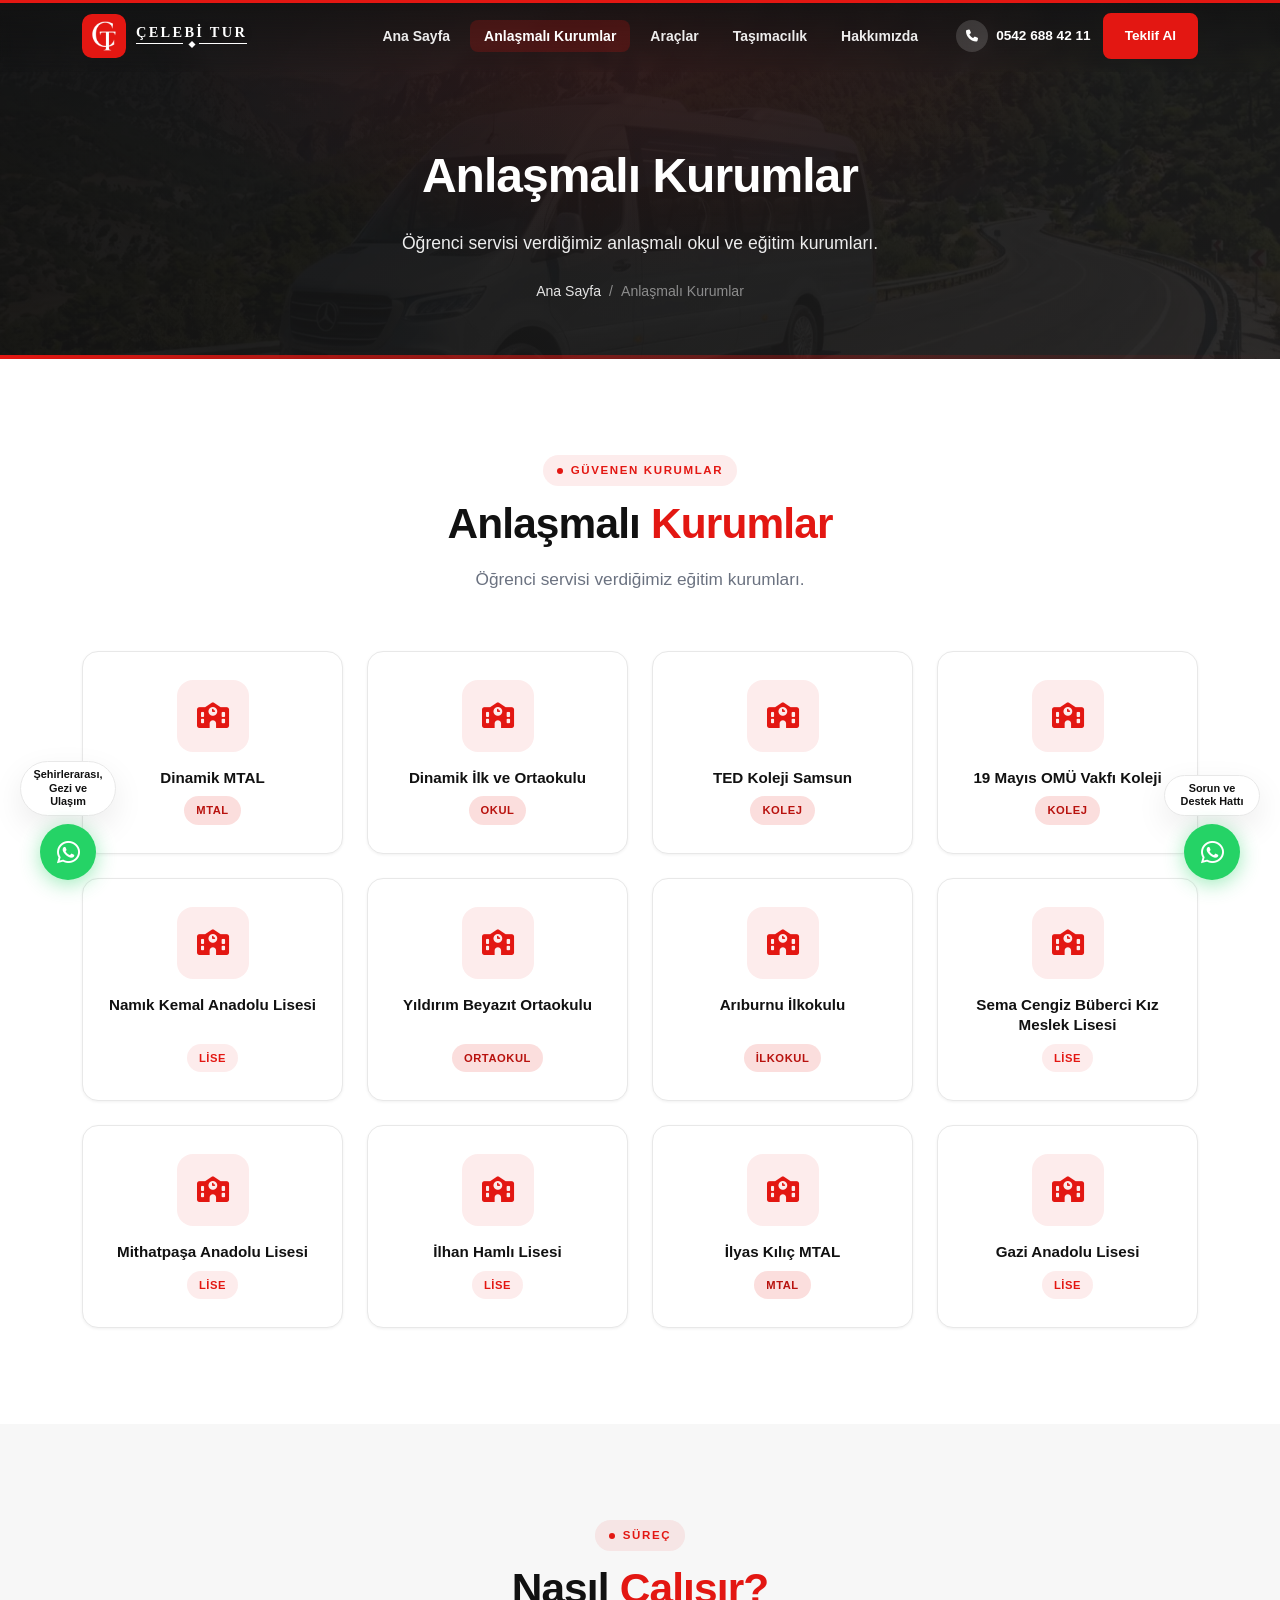
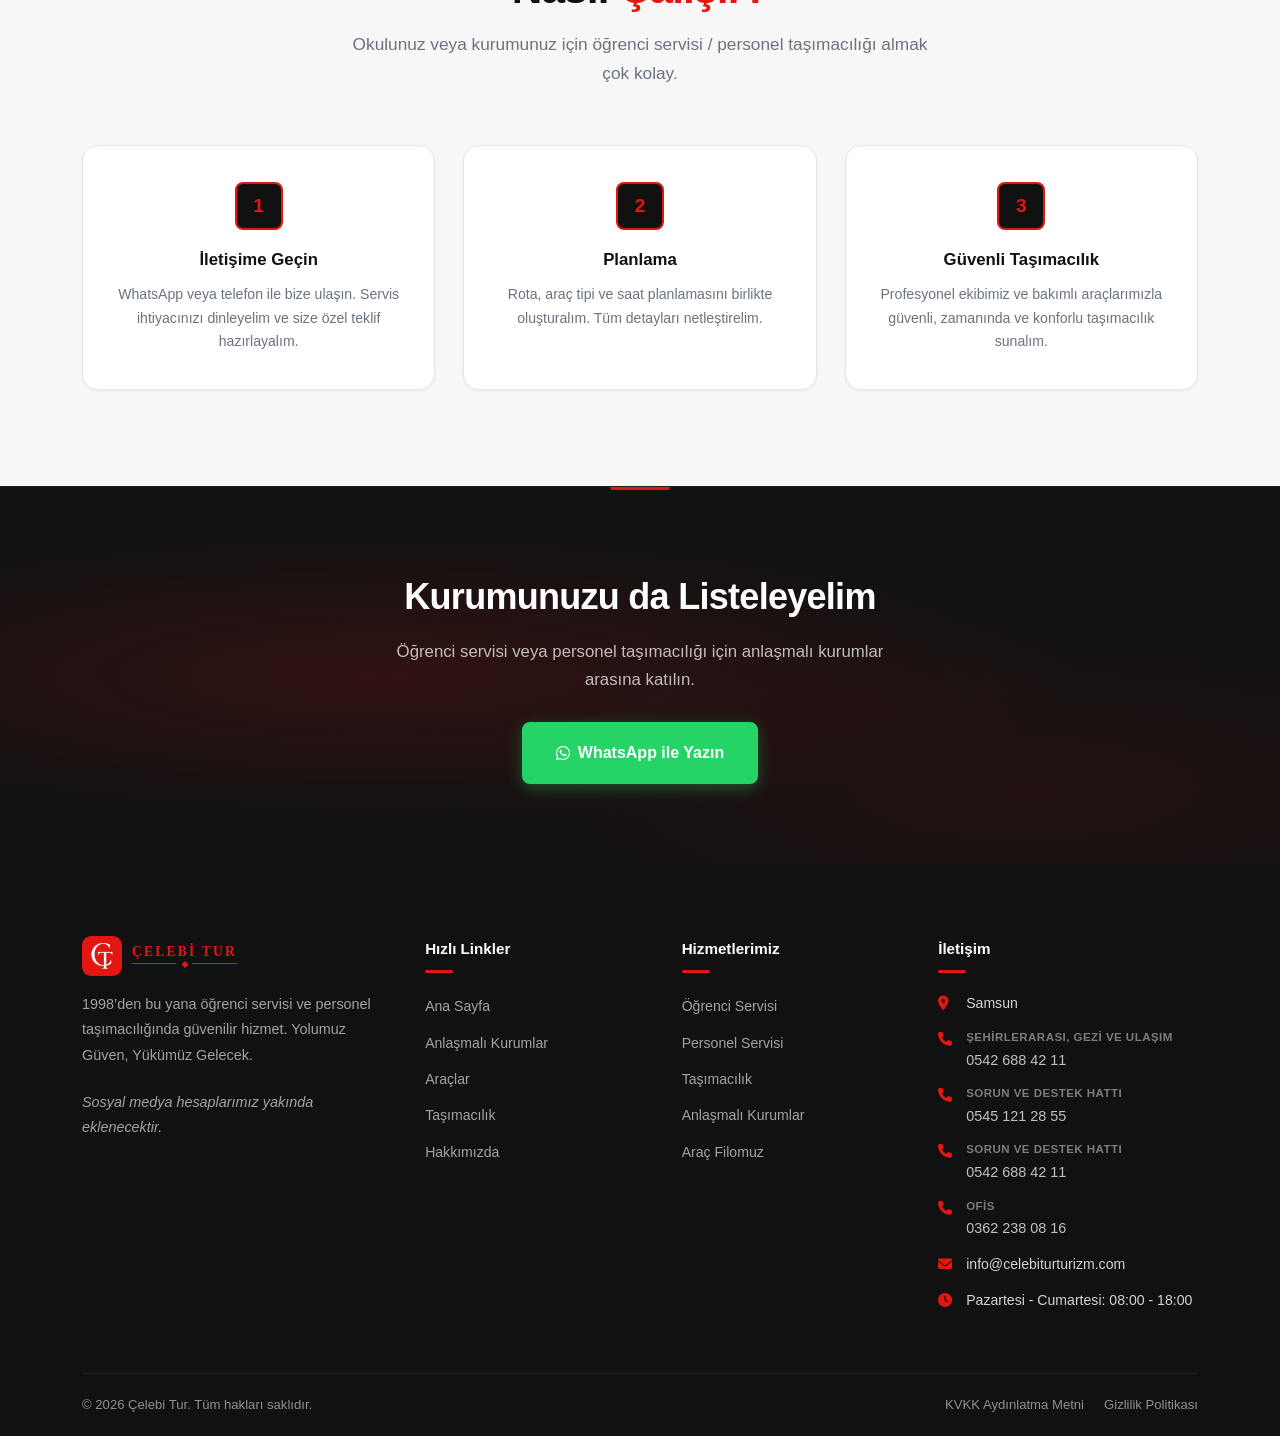
<file: anlasmali-kurumlar.html>
<!DOCTYPE html>
<html lang="tr">
<head>
  <meta charset="UTF-8">
  <meta http-equiv="refresh" content="0; url=/anlasmali-kurumlar/">
  <link rel="canonical" href="https://celebiturturizm.com/anlasmali-kurumlar/">
  <meta name="robots" content="noindex">
  <title>Yönlendiriliyor…</title>
  <script>location.replace("/anlasmali-kurumlar/");</script>
</head>
<body>
  <p>Sayfa taşındı. <a href="/anlasmali-kurumlar/">Buraya tıklayın</a>.</p>
</body>
</html>
</file>
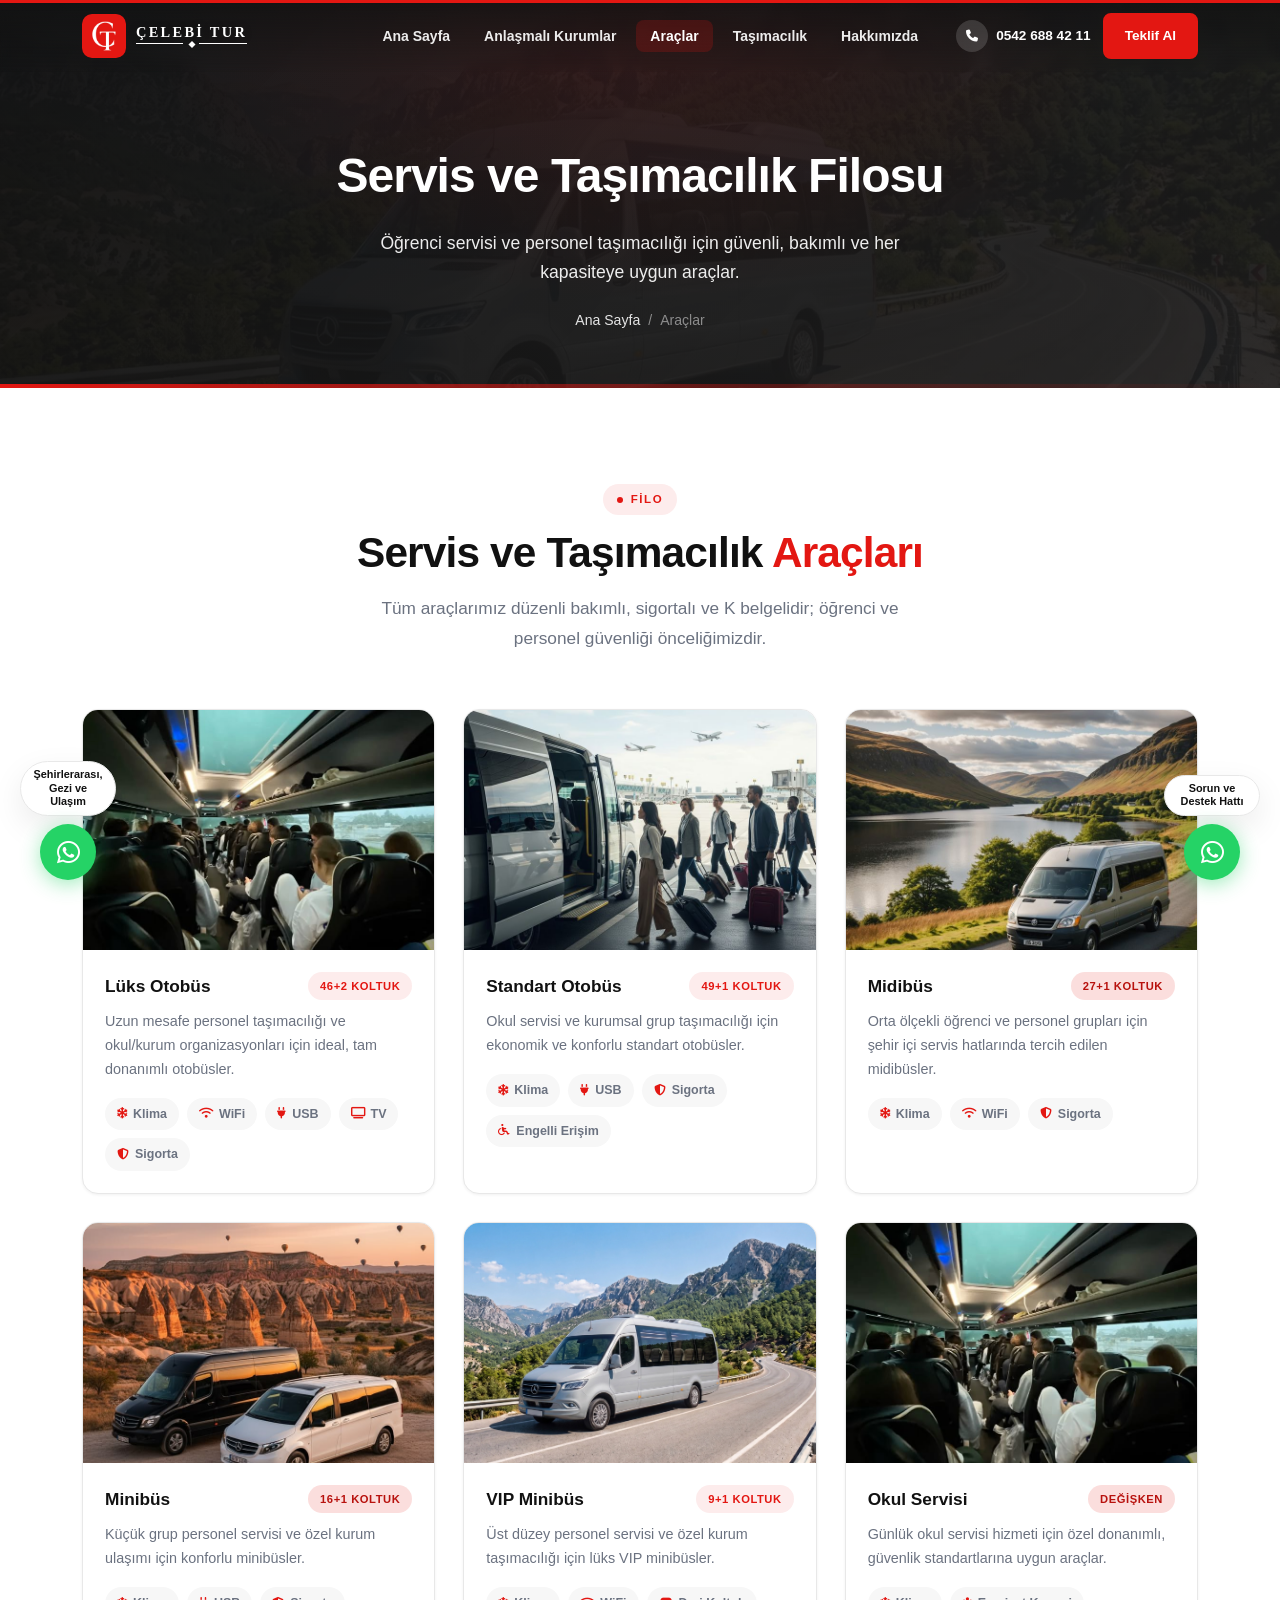
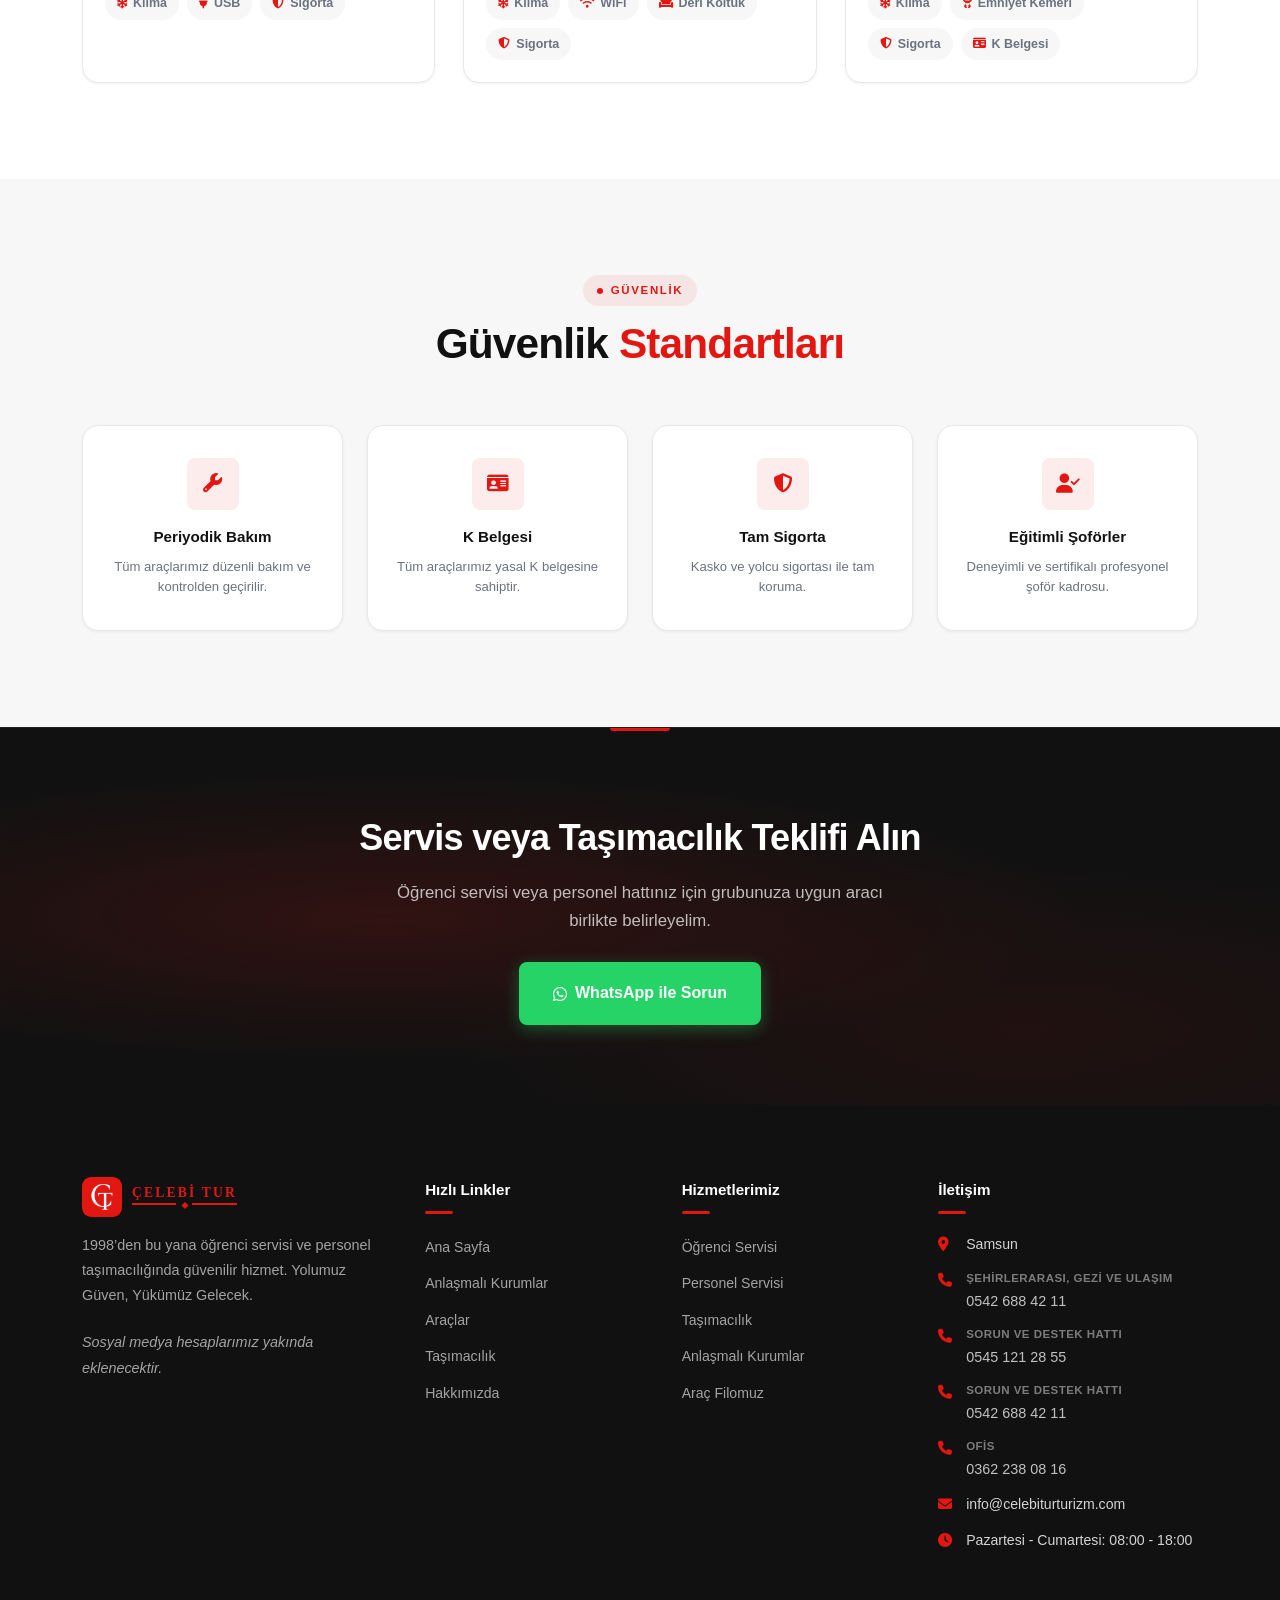
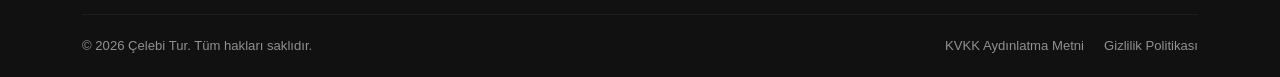
<file: araclar.html>
<!DOCTYPE html>
<html lang="tr">
<head>
  <meta charset="UTF-8">
  <meta http-equiv="refresh" content="0; url=/araclar/">
  <link rel="canonical" href="https://celebiturturizm.com/araclar/">
  <meta name="robots" content="noindex">
  <title>Yönlendiriliyor…</title>
  <script>location.replace("/araclar/");</script>
</head>
<body>
  <p>Sayfa taşındı. <a href="/araclar/">Buraya tıklayın</a>.</p>
</body>
</html>
</file>
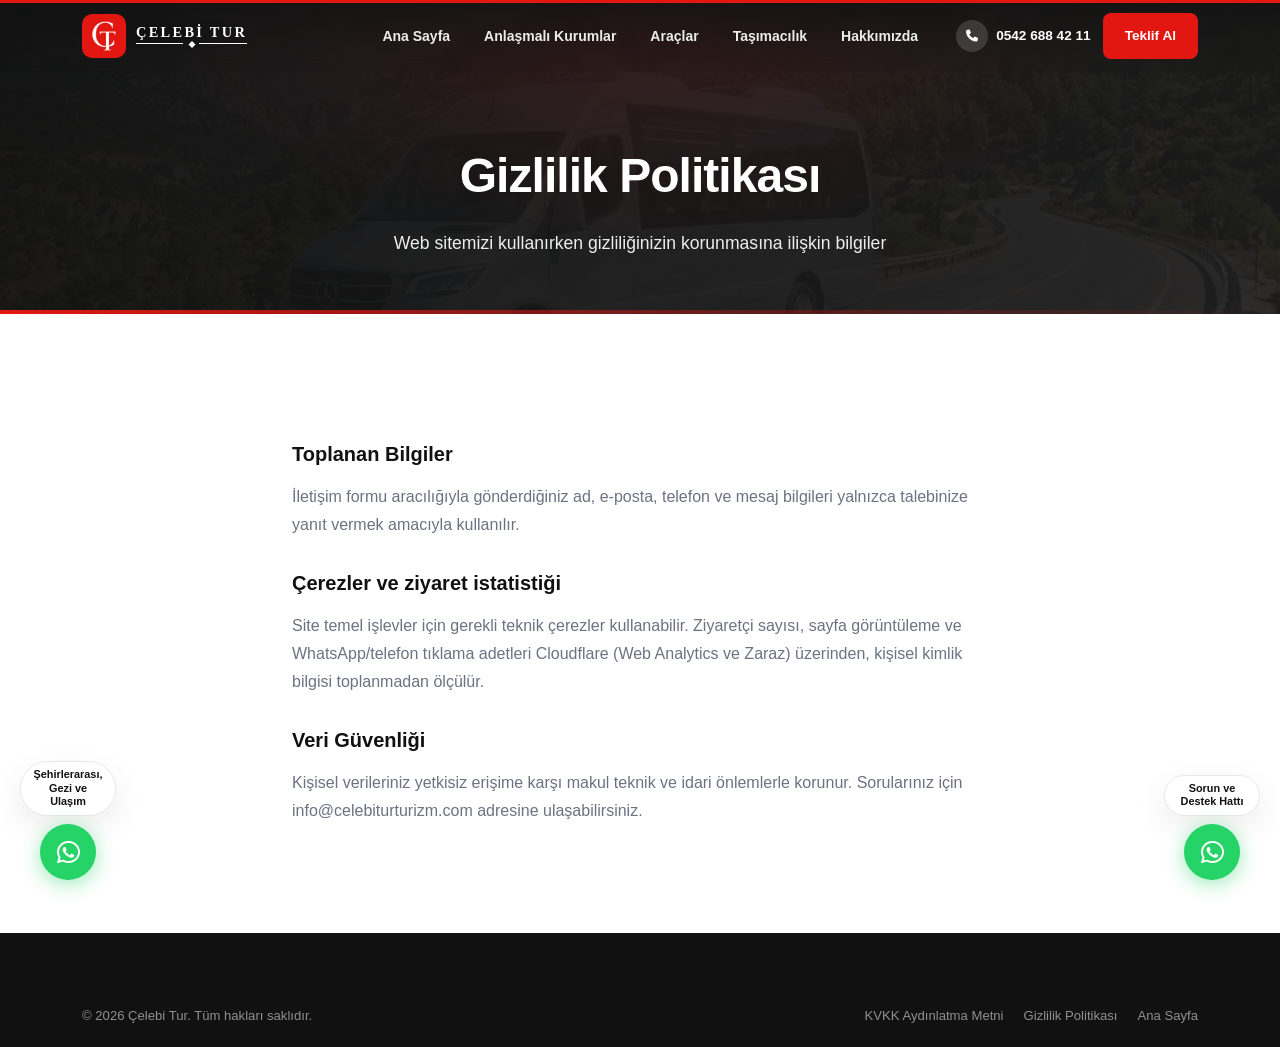
<file: gizlilik.html>
<!DOCTYPE html>
<html lang="tr">
<head>
  <meta charset="UTF-8">
  <meta http-equiv="refresh" content="0; url=/gizlilik/">
  <link rel="canonical" href="https://celebiturturizm.com/gizlilik/">
  <meta name="robots" content="noindex">
  <title>Yönlendiriliyor…</title>
  <script>location.replace("/gizlilik/");</script>
</head>
<body>
  <p>Sayfa taşındı. <a href="/gizlilik/">Buraya tıklayın</a>.</p>
</body>
</html>
</file>
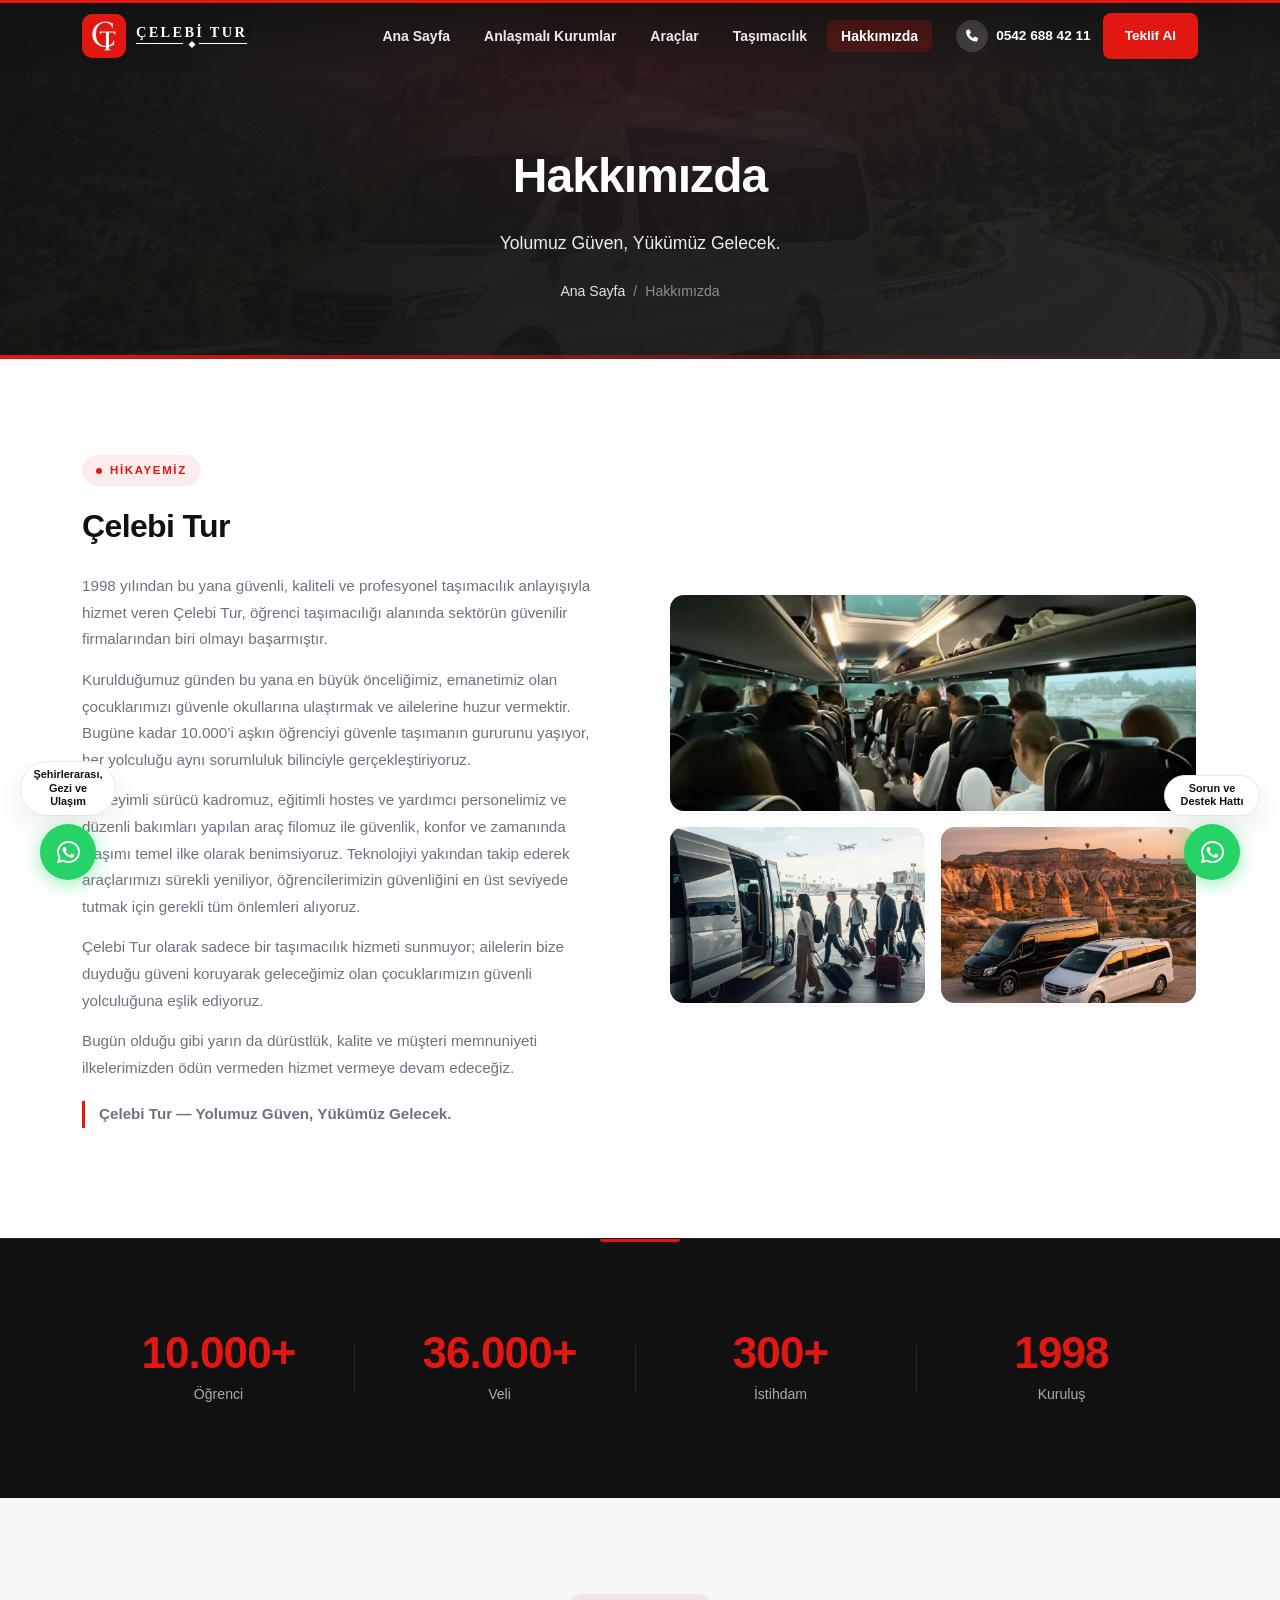
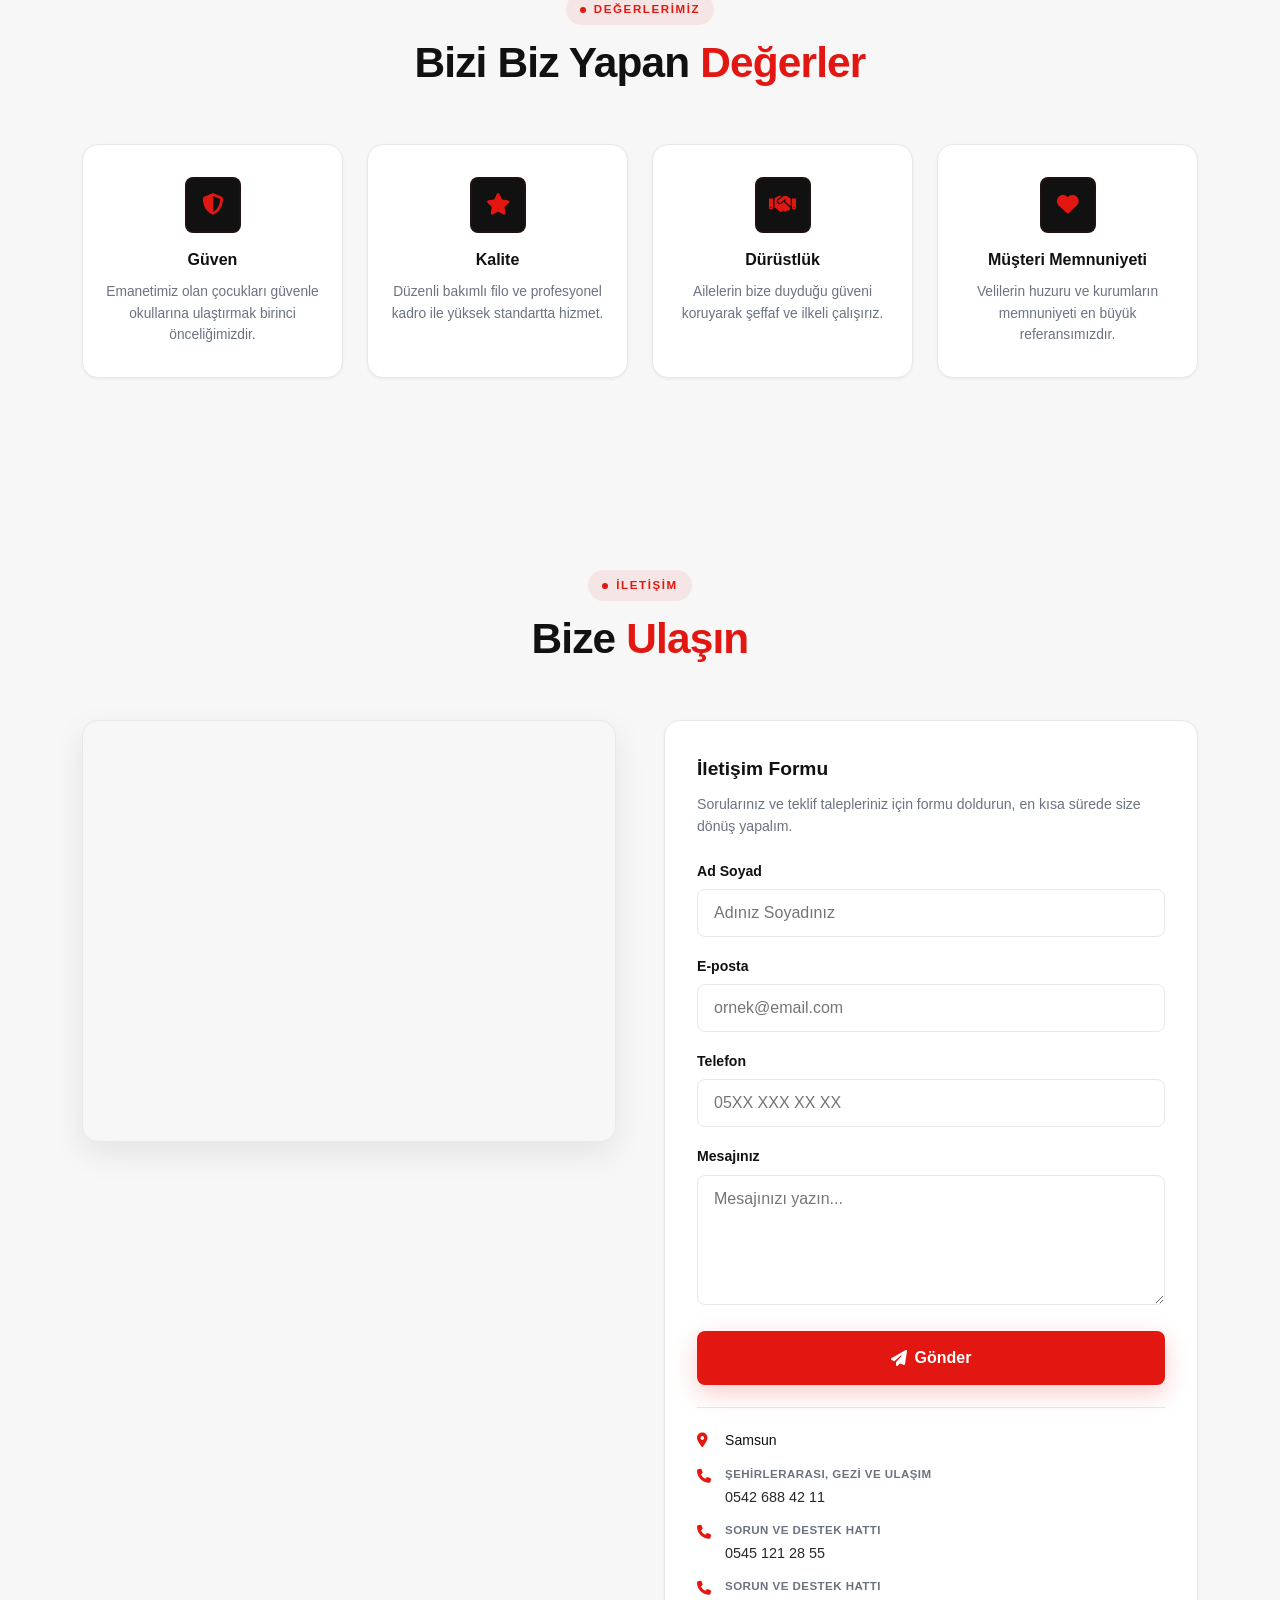
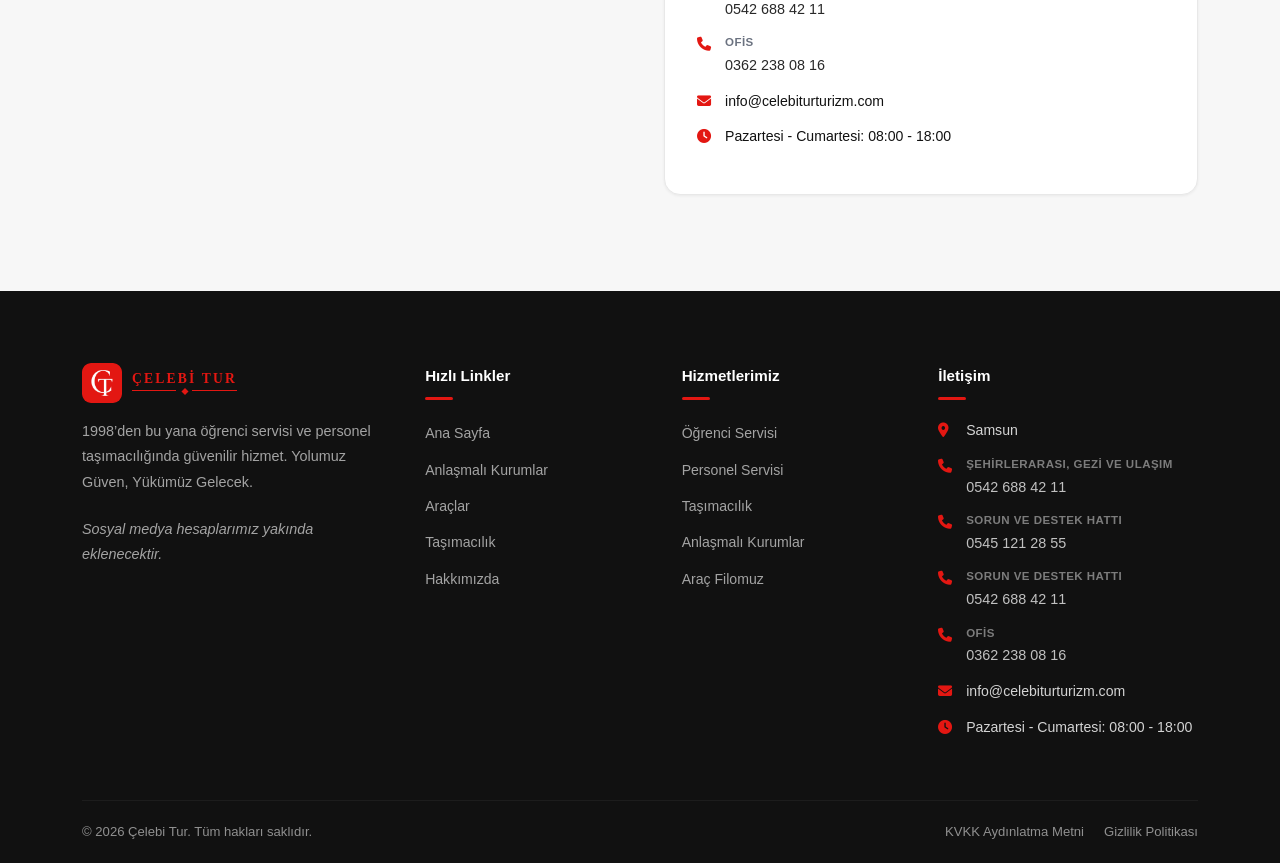
<file: hakkimizda.html>
<!DOCTYPE html>
<html lang="tr">
<head>
  <meta charset="UTF-8">
  <meta http-equiv="refresh" content="0; url=/hakkimizda/">
  <link rel="canonical" href="https://celebiturturizm.com/hakkimizda/">
  <meta name="robots" content="noindex">
  <title>Yönlendiriliyor…</title>
  <script>location.replace("/hakkimizda/");</script>
</head>
<body>
  <p>Sayfa taşındı. <a href="/hakkimizda/">Buraya tıklayın</a>.</p>
</body>
</html>
</file>
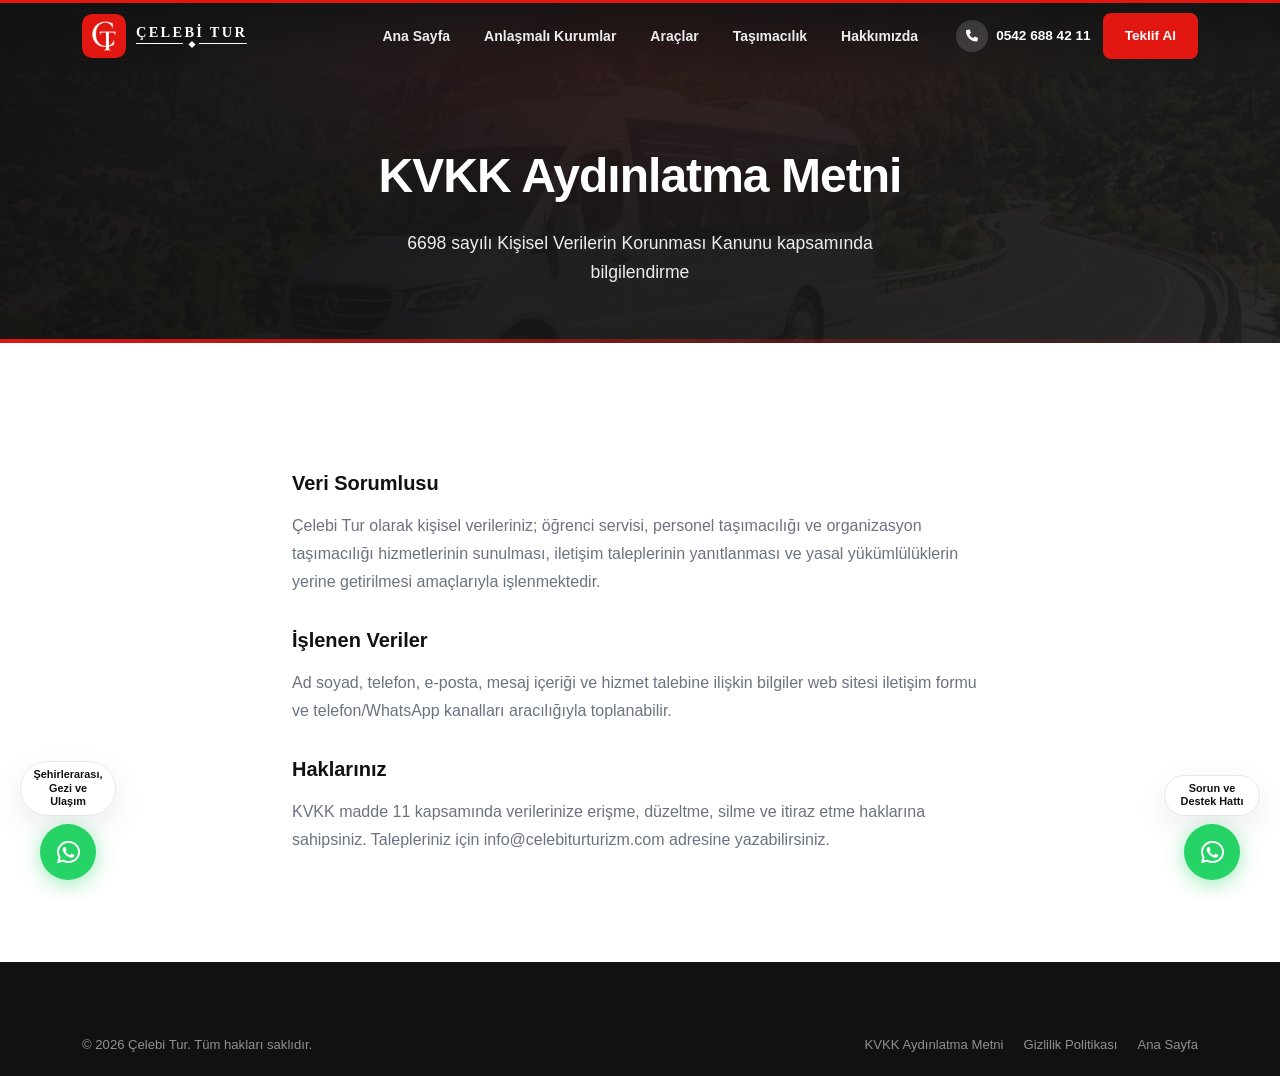
<file: kvkk.html>
<!DOCTYPE html>
<html lang="tr">
<head>
  <meta charset="UTF-8">
  <meta http-equiv="refresh" content="0; url=/kvkk/">
  <link rel="canonical" href="https://celebiturturizm.com/kvkk/">
  <meta name="robots" content="noindex">
  <title>Yönlendiriliyor…</title>
  <script>location.replace("/kvkk/");</script>
</head>
<body>
  <p>Sayfa taşındı. <a href="/kvkk/">Buraya tıklayın</a>.</p>
</body>
</html>
</file>
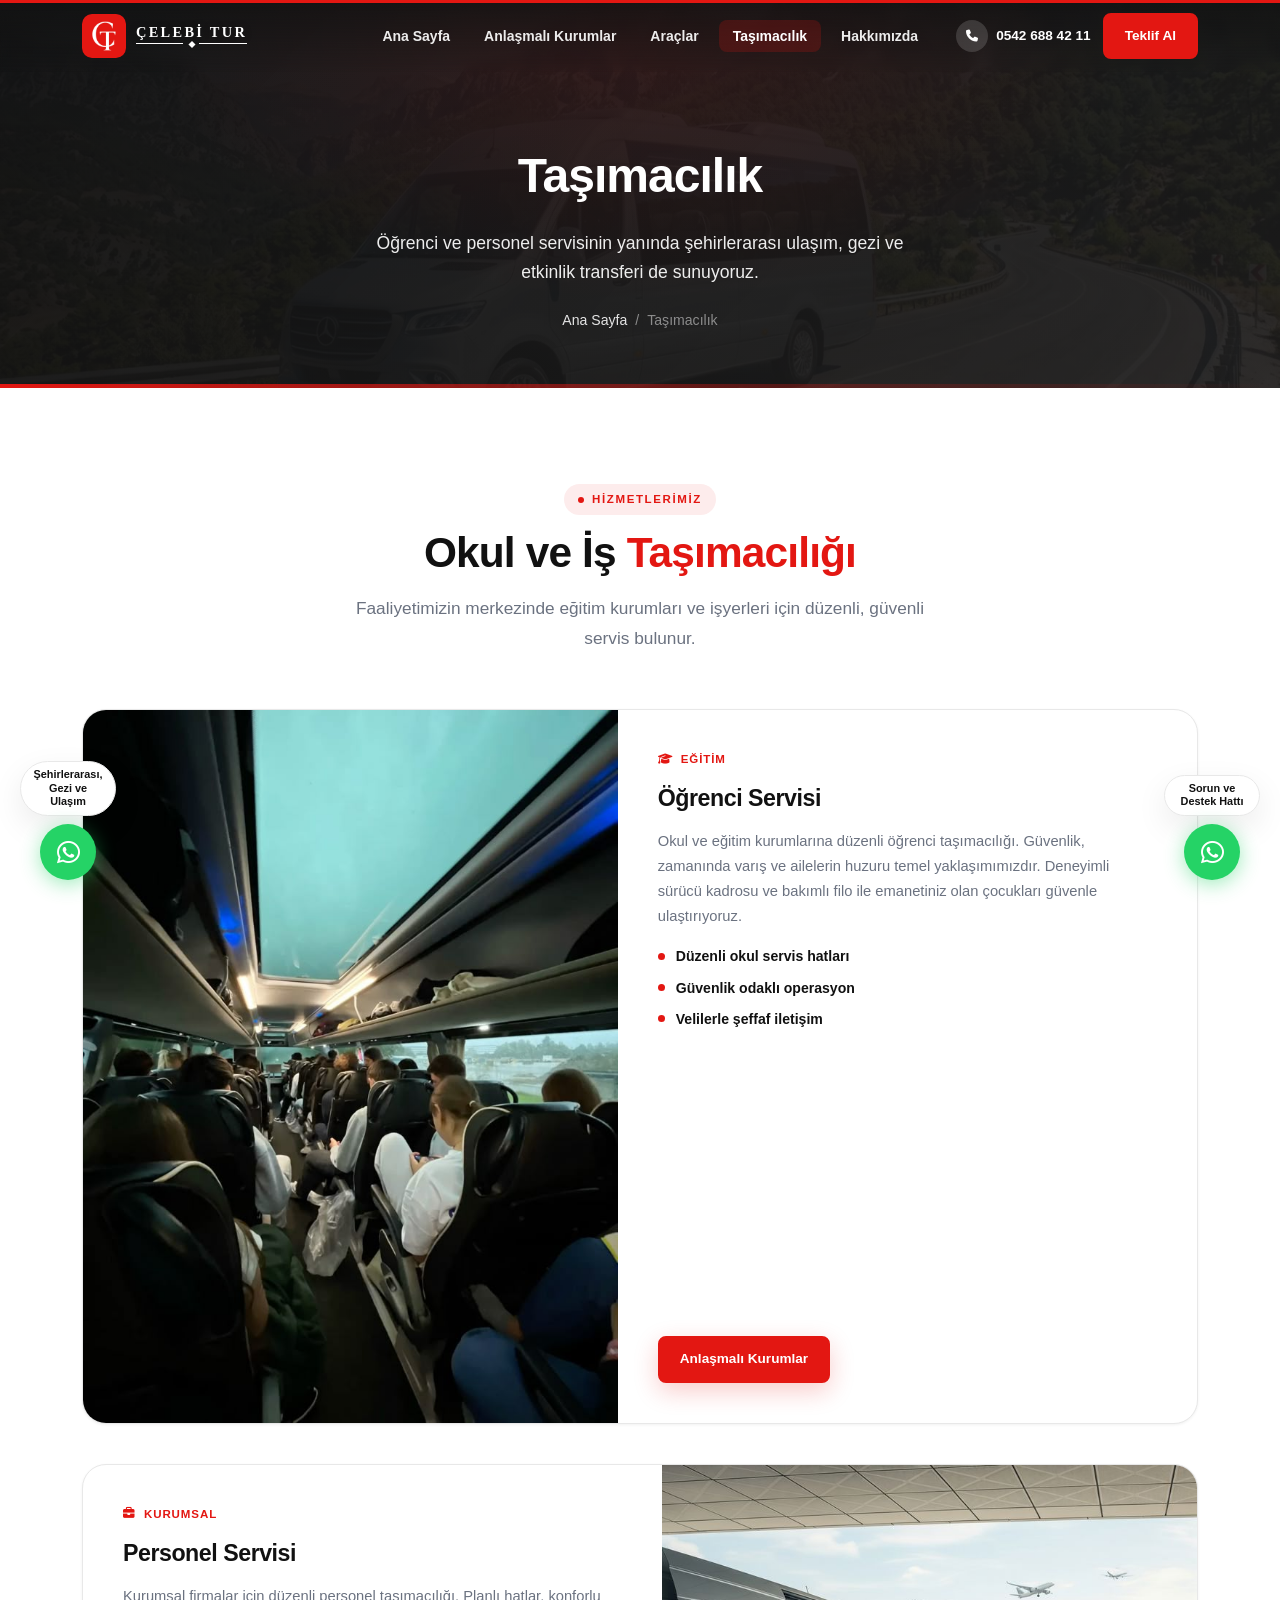
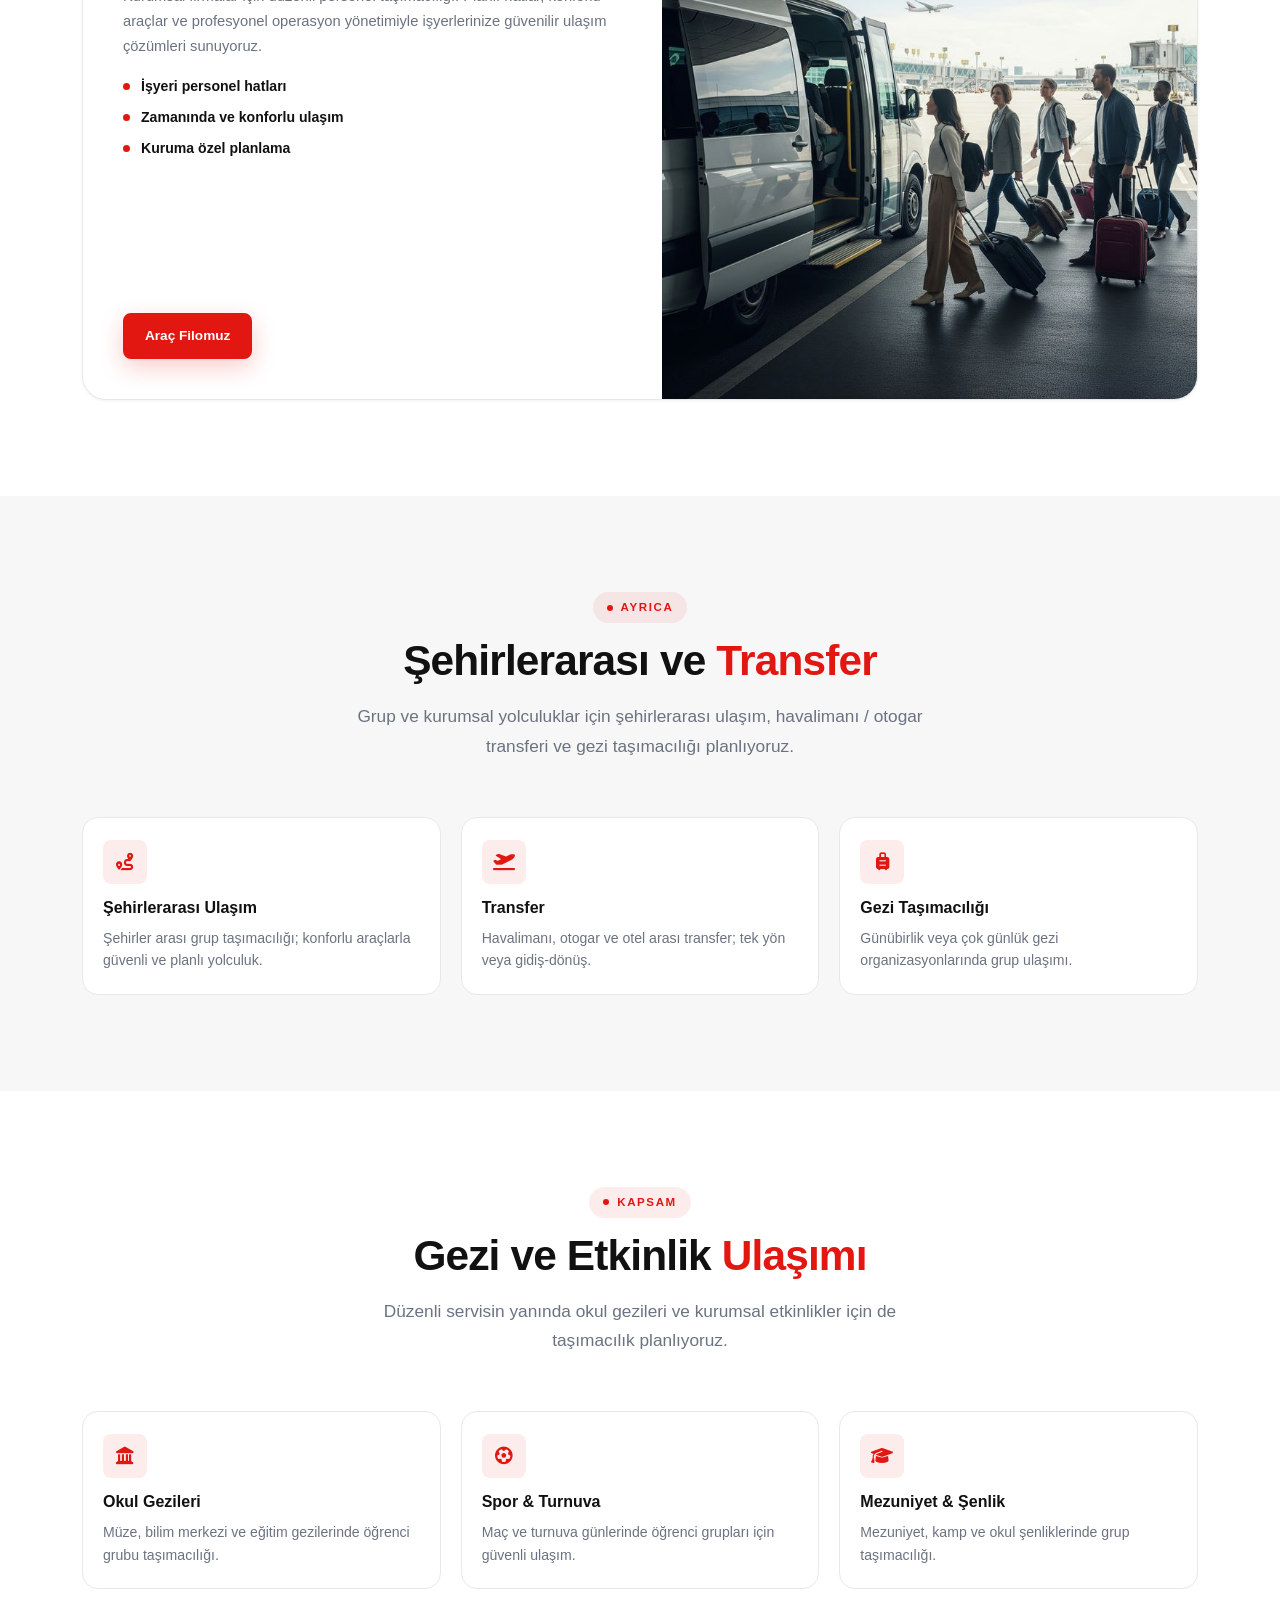
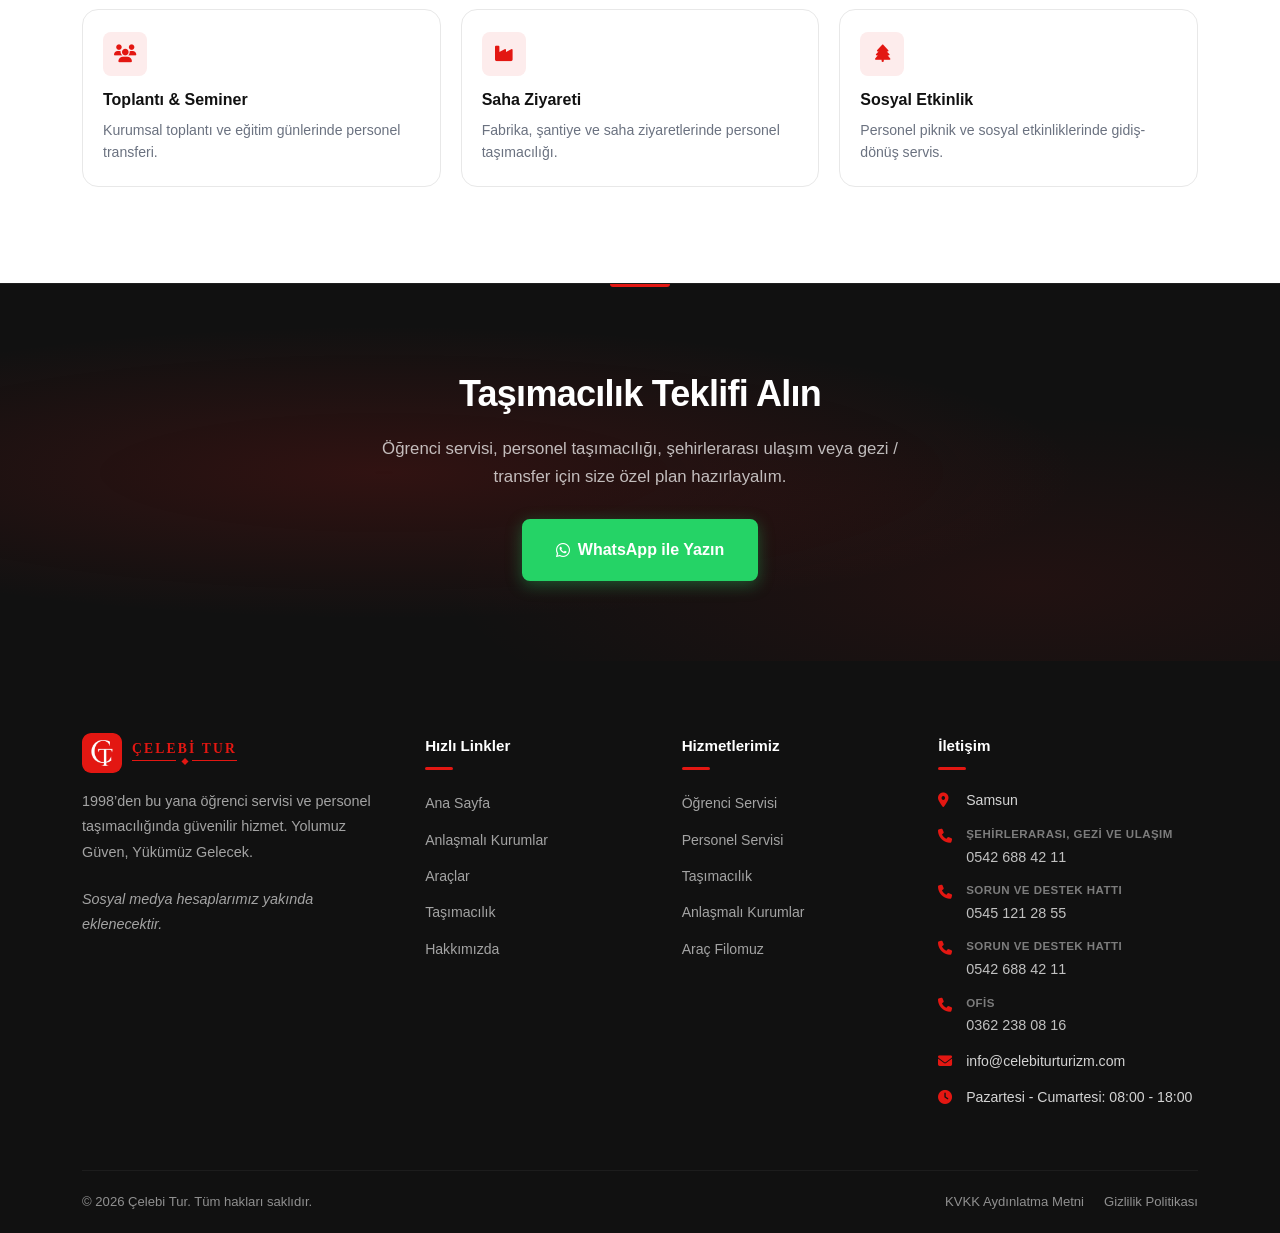
<file: turlar.html>
<!DOCTYPE html>
<html lang="tr">
<head>
  <meta charset="UTF-8">
  <meta http-equiv="refresh" content="0; url=/turlar/">
  <link rel="canonical" href="https://celebiturturizm.com/turlar/">
  <meta name="robots" content="noindex">
  <title>Yönlendiriliyor…</title>
  <script>location.replace("/turlar/");</script>
</head>
<body>
  <p>Sayfa taşındı. <a href="/turlar/">Buraya tıklayın</a>.</p>
</body>
</html>
</file>
<file: css/style.css>
/* ============================================
   Çelebi Turizm — Design System (Kırmızı & Beyaz)
   ============================================ */

*, *::before, *::after {
  box-sizing: border-box;
  margin: 0;
  padding: 0;
}

:root {
  --color-primary: #E31712;
  --color-primary-dark: #B8120E;
  --color-primary-light: #FF4742;
  --color-primary-soft: rgba(227, 23, 18, 0.08);
  --color-primary-muted: rgba(227, 23, 18, 0.14);
  --color-accent: #E31712;
  --color-accent-hover: #B8120E;
  --color-dark: #111111;
  --color-dark-soft: #1C1C1C;
  --color-dark-muted: #2A2A2A;
  --color-bg: #FFFFFF;
  --color-bg-alt: #F7F7F7;
  --color-bg-warm: #F5F5F5;
  --color-text: #111111;
  --color-text-muted: #6B7280;
  --color-border: #E8E8E8;
  --color-white: #ffffff;
  --color-whatsapp: #25D366;

  --font-family: 'Plus Jakarta Sans', 'Inter', -apple-system, BlinkMacSystemFont, sans-serif;
  --container-max: 1180px;
  --header-height: 72px;
  --radius-sm: 8px;
  --radius-md: 16px;
  --radius-lg: 24px;
  --radius-xl: 32px;
  --shadow-sm: 0 1px 3px rgba(0, 0, 0, 0.06);
  --shadow-md: 0 12px 32px rgba(0, 0, 0, 0.08);
  --shadow-lg: 0 24px 48px rgba(0, 0, 0, 0.12);
  --shadow-red: 0 8px 24px rgba(227, 23, 18, 0.22);
  --transition: 0.25s cubic-bezier(0.4, 0, 0.2, 1);
  --safe-bottom: env(safe-area-inset-bottom, 0px);
  --safe-top: env(safe-area-inset-top, 0px);
  --safe-left: env(safe-area-inset-left, 0px);
  --safe-right: env(safe-area-inset-right, 0px);
}

html {
  scroll-behavior: smooth;
  scroll-padding-top: calc(var(--header-height) + 12px);
  font-size: 16px;
  -webkit-text-size-adjust: 100%;
}

body {
  font-family: var(--font-family);
  color: var(--color-text);
  background: var(--color-bg);
  line-height: 1.65;
  overflow-x: hidden;
  -webkit-font-smoothing: antialiased;
}

img {
  max-width: 100%;
  height: auto;
  display: block;
}

a {
  text-decoration: none;
  color: inherit;
  transition: color var(--transition);
}

ul {
  list-style: none;
}

.container {
  width: 100%;
  max-width: var(--container-max);
  margin: 0 auto;
  padding: 0 clamp(20px, 4.5vw, 32px);
}

.section {
  padding: clamp(56px, 8vw, 96px) 0;
  position: relative;
}

.section--alt {
  background: var(--color-bg-alt);
}

.section--warm {
  background: var(--color-bg-warm);
}

.section--dark {
  background: var(--color-dark);
  color: var(--color-white);
}

.section-header {
  text-align: center;
  margin-bottom: clamp(32px, 5vw, 56px);
}

.section-label {
  display: inline-flex;
  align-items: center;
  gap: 8px;
  font-size: 0.72rem;
  font-weight: 700;
  letter-spacing: 0.14em;
  text-transform: uppercase;
  color: var(--color-primary);
  margin-bottom: 14px;
  padding: 6px 14px;
  background: var(--color-primary-soft);
  border-radius: 50px;
}

.section-label::before {
  content: '';
  width: 6px;
  height: 6px;
  background: var(--color-primary);
  border-radius: 50%;
}

.section-title {
  font-size: clamp(1.65rem, 4.5vw, 2.65rem);
  font-weight: 800;
  color: var(--color-text);
  line-height: 1.15;
  letter-spacing: -0.02em;
}

.section-title span {
  color: var(--color-primary);
}

.section-subtitle {
  font-size: clamp(0.95rem, 2vw, 1.08rem);
  color: var(--color-text-muted);
  max-width: 580px;
  margin: 16px auto 0;
  line-height: 1.7;
}

/* Page Hero — koyu zemin, kırmızı vurgu */
.page-hero {
  background-color: var(--color-dark);
  background-image:
    linear-gradient(135deg, rgba(17, 17, 17, 0.97) 0%, rgba(28, 28, 28, 0.92) 100%),
    url('../images/hero.webp');
  background-size: cover;
  background-position: center;
  padding: calc(var(--header-height) + 64px) 0 56px;
  text-align: center;
  color: var(--color-white);
  position: relative;
  overflow: hidden;
}

.page-hero::before {
  content: '';
  position: absolute;
  inset: 0;
  background: radial-gradient(ellipse at 50% 0%, rgba(227, 23, 18, 0.12) 0%, transparent 55%);
  pointer-events: none;
}

.page-hero::after {
  content: '';
  position: absolute;
  bottom: 0;
  left: 0;
  right: 0;
  height: 4px;
  background: linear-gradient(90deg, var(--color-primary) 0%, rgba(227, 23, 18, 0.3) 60%, transparent 100%);
}

.page-hero .container {
  position: relative;
  z-index: 1;
}

.page-hero__title {
  font-size: clamp(1.85rem, 5vw, 3rem);
  font-weight: 800;
  margin-bottom: 14px;
  letter-spacing: -0.02em;
}

.page-hero__subtitle {
  font-size: clamp(0.95rem, 2vw, 1.1rem);
  opacity: 0.92;
  max-width: 560px;
  margin: 0 auto;
  line-height: 1.65;
}

.breadcrumb {
  display: flex;
  align-items: center;
  justify-content: center;
  flex-wrap: wrap;
  gap: 8px;
  margin-top: 22px;
  font-size: 0.88rem;
  opacity: 0.88;
}

.breadcrumb a:hover {
  color: var(--color-white);
  text-decoration: underline;
}

.breadcrumb span {
  opacity: 0.55;
}

/* Animations — visible by default; hide only after JS marks ready */
.animate-on-scroll {
  opacity: 1;
  transform: none;
  transition: opacity 0.55s ease, transform 0.55s ease;
}

html.js-anim .animate-on-scroll:not(.visible) {
  opacity: 0;
  transform: translateY(16px);
}

html.js-anim .animate-on-scroll.visible {
  opacity: 1;
  transform: none;
}

.text-accent {
  color: var(--color-primary);
}

.sr-only {
  position: absolute;
  width: 1px;
  height: 1px;
  padding: 0;
  margin: -1px;
  overflow: hidden;
  clip: rect(0, 0, 0, 0);
  border: 0;
}

.skip-link {
  position: absolute;
  top: -100%;
  left: 16px;
  z-index: 10000;
  padding: 12px 20px;
  background: var(--color-primary);
  color: var(--color-white);
  font-weight: 700;
  border-radius: var(--radius-sm);
  transition: top var(--transition);
}

.skip-link:focus {
  top: 16px;
  outline: 2px solid var(--color-white);
  outline-offset: 2px;
}

.footer-social-note {
  font-size: 0.82rem;
  opacity: 0.55;
  font-style: italic;
}

@media (prefers-reduced-motion: reduce) {
  html {
    scroll-behavior: auto;
  }

  .animate-on-scroll,
  html.js-anim .animate-on-scroll:not(.visible),
  html.js-anim .animate-on-scroll.visible {
    opacity: 1;
    transform: none;
    transition: none;
  }

  .partners-marquee__track {
    animation: none !important;
  }

  *,
  *::before,
  *::after {
    animation-duration: 0.01ms !important;
    animation-iteration-count: 1 !important;
    transition-duration: 0.01ms !important;
  }
}

.legal-content {
  max-width: 760px;
  margin: 0 auto;
}

.legal-content h2 {
  font-size: 1.25rem;
  margin: 28px 0 12px;
  color: var(--color-text);
}

.legal-content p {
  color: var(--color-text-muted);
  line-height: 1.75;
  margin-bottom: 12px;
}

/* Mobile menu backdrop */
.nav-backdrop {
  position: fixed;
  inset: 0;
  background: rgba(0, 0, 0, 0.5);
  z-index: 998;
  opacity: 0;
  visibility: hidden;
  transition: opacity var(--transition), visibility var(--transition);
  backdrop-filter: blur(4px);
}

.nav-backdrop.open {
  opacity: 1;
  visibility: visible;
}

@media (max-width: 768px) {
  .section {
    padding: 48px 0;
  }

  .page-hero {
    padding: calc(var(--header-height) + 48px) 0 40px;
  }
}

@media (max-width: 480px) {
  :root {
    --header-height: 64px;
  }
}
</file>
<file: css/header.css>
/* ============================================
   Header & Navigation
   ============================================ */

.header {
  position: fixed;
  top: 0;
  left: 0;
  right: 0;
  z-index: 1000;
  height: var(--header-height);
  transition: background var(--transition), box-shadow var(--transition), backdrop-filter var(--transition);
}

.header::after {
  content: '';
  position: absolute;
  top: 0;
  left: 0;
  right: 0;
  height: 3px;
  background: var(--color-primary);
  z-index: 1002;
}

.header:not(.scrolled) {
  background: linear-gradient(to bottom, rgba(17, 17, 17, 0.75) 0%, rgba(17, 17, 17, 0) 100%);
  backdrop-filter: blur(6px);
  -webkit-backdrop-filter: blur(6px);
}

.header.scrolled {
  background: rgba(255, 255, 255, 0.95);
  backdrop-filter: blur(12px);
  -webkit-backdrop-filter: blur(12px);
  box-shadow: var(--shadow-sm);
  border-bottom: 1px solid var(--color-border);
}

.header.scrolled .nav-link {
  color: var(--color-text);
}

.header.scrolled .nav-link:hover,
.header.scrolled .nav-link.active {
  color: var(--color-primary);
}

.header.scrolled .header-phone {
  color: var(--color-text);
}

.header-inner {
  display: flex;
  align-items: center;
  justify-content: space-between;
  height: var(--header-height);
  gap: 16px;
}

.logo {
  display: flex;
  align-items: center;
  gap: 10px;
  flex-shrink: 0;
  min-width: 0;
}

.logo-full {
  display: block;
  height: 44px;
  width: auto;
  max-width: min(240px, 58vw);
  object-fit: contain;
  object-position: left center;
  transition: filter var(--transition), opacity var(--transition);
}

.logo-icon {
  width: 44px;
  height: 44px;
  flex-shrink: 0;
  object-fit: contain;
  border-radius: 10px;
}

.logo-text {
  position: relative;
  display: inline-block;
  font-family: 'Cinzel', Georgia, 'Times New Roman', serif;
  font-size: clamp(0.72rem, 1.9vw, 0.9rem);
  font-weight: 600;
  color: var(--color-white);
  letter-spacing: 0.16em;
  line-height: 1.1;
  padding-bottom: 7px;
  transition: color var(--transition);
  white-space: nowrap;
  text-transform: uppercase;
}

.logo-text::after {
  content: '';
  position: absolute;
  left: 0;
  right: 0;
  bottom: 3px;
  height: 1.5px;
  /* iki ayrı çizgi — ortada baklava için boşluk */
  background: linear-gradient(
    to right,
    currentColor 0,
    currentColor calc(50% - 8px),
    transparent calc(50% - 8px),
    transparent calc(50% + 8px),
    currentColor calc(50% + 8px),
    currentColor 100%
  );
}

.logo-text::before {
  content: '';
  position: absolute;
  left: 50%;
  bottom: 0;
  width: 5px;
  height: 5px;
  background: currentColor;
  transform: translateX(-50%) rotate(45deg);
  z-index: 1;
}

.logo-text span {
  color: inherit;
}

/* Hero üzerinde beyaz; kaydırınca (beyaz header) kırmızı */
.header:not(.scrolled) .logo-text {
  color: var(--color-white);
  text-shadow: 0 1px 8px rgba(0, 0, 0, 0.25);
}

.header.scrolled .logo-text {
  color: var(--color-primary);
  text-shadow: none;
}

.nav {
  display: flex;
  align-items: center;
  gap: 24px;
  margin-left: auto;
}

.nav-links {
  display: flex;
  align-items: center;
  gap: 6px;
}

.nav-link {
  font-size: 0.875rem;
  font-weight: 600;
  color: rgba(255, 255, 255, 0.92);
  padding: 8px 14px;
  border-radius: var(--radius-sm);
  transition: color var(--transition), background var(--transition);
}

.nav-link::after {
  display: none;
}

.nav-link:hover {
  color: var(--color-white);
  background: rgba(255, 255, 255, 0.12);
}

.nav-link.active {
  color: var(--color-white);
  background: rgba(255, 255, 255, 0.1);
}

.header:not(.scrolled) .nav-link.active {
  background: rgba(227, 23, 18, 0.2);
  color: var(--color-white);
}

.header.scrolled .nav-link:hover {
  color: var(--color-primary);
  background: var(--color-primary-soft);
}

.header.scrolled .nav-link.active {
  color: var(--color-primary);
  background: var(--color-primary-soft);
}

.header-actions {
  display: flex;
  align-items: center;
  gap: 12px;
  flex-shrink: 0;
}

.header-phone {
  display: flex;
  align-items: center;
  gap: 8px;
  font-size: 0.85rem;
  font-weight: 700;
  color: var(--color-white);
  transition: color var(--transition);
  white-space: nowrap;
}

.header-phone i {
  width: 32px;
  height: 32px;
  display: flex;
  align-items: center;
  justify-content: center;
  background: rgba(255, 255, 255, 0.15);
  border-radius: 50%;
  font-size: 0.75rem;
}

.header.scrolled .header-phone i {
  background: var(--color-primary-soft);
  color: var(--color-primary);
}

.header-phone:hover {
  color: var(--color-white);
}

.header.scrolled .header-phone:hover {
  color: var(--color-primary);
}

.hamburger {
  display: none;
  flex-direction: column;
  justify-content: center;
  gap: 5px;
  width: 44px;
  height: 44px;
  background: none;
  border: none;
  cursor: pointer;
  padding: 10px;
  z-index: 1001;
  border-radius: var(--radius-sm);
  transition: background var(--transition);
}

.hamburger:hover {
  background: rgba(255, 255, 255, 0.1);
}

.header.scrolled .hamburger:hover {
  background: var(--color-primary-soft);
}

.hamburger span {
  display: block;
  width: 22px;
  height: 2px;
  background: var(--color-white);
  border-radius: 2px;
  transition: transform var(--transition), opacity var(--transition), background var(--transition);
  margin: 0 auto;
}

.header.scrolled .hamburger span {
  background: var(--color-primary);
}

.hamburger.open span:nth-child(1) {
  transform: translateY(7px) rotate(45deg);
}

.hamburger.open span:nth-child(2) {
  opacity: 0;
  transform: scaleX(0);
}

.hamburger.open span:nth-child(3) {
  transform: translateY(-7px) rotate(-45deg);
}

@media (max-width: 1024px) {
  .nav-links {
    gap: 2px;
  }

  .nav-link {
    padding: 8px 10px;
    font-size: 0.82rem;
  }

  .header-phone span,
  .header-phone {
    font-size: 0;
  }

  .header-phone i {
    width: 36px;
    height: 36px;
    font-size: 0.85rem;
  }
}

@media (max-width: 992px) {
  .hamburger {
    display: flex;
  }

  .nav-links {
    position: fixed;
    top: 0;
    right: -100%;
    width: min(300px, calc(100vw - 56px));
    height: 100dvh;
    height: 100vh;
    background: var(--color-white);
    flex-direction: column;
    align-items: stretch;
    padding: calc(var(--header-height) + var(--safe-top) + 16px) 16px calc(24px + var(--safe-bottom));
    gap: 2px;
    transition: right 0.35s cubic-bezier(0.4, 0, 0.2, 1);
    box-shadow: -8px 0 40px rgba(0, 0, 0, 0.12);
    overflow-y: auto;
    -webkit-overflow-scrolling: touch;
    z-index: 999;
    border-left: 1px solid var(--color-border);
  }

  .nav-links.open {
    right: 0;
  }

  .nav-link {
    color: var(--color-text);
    font-size: 0.95rem;
    font-weight: 600;
    padding: 15px 18px;
    margin: 0;
    border-radius: var(--radius-md);
    border-left: 3px solid transparent;
    display: flex;
    align-items: center;
    transition: color var(--transition), background var(--transition), border-color var(--transition);
  }

  .nav-link:hover {
    color: var(--color-text);
    background: var(--color-bg-alt);
    border-left-color: transparent;
  }

  .nav-link.active {
    color: var(--color-primary);
    background: var(--color-primary-soft);
    border-left-color: transparent;
    font-weight: 700;
    box-shadow: inset 3px 0 0 var(--color-primary);
  }

  .header.scrolled .nav-link,
  .header:not(.scrolled) .nav-link {
    color: var(--color-text);
  }

  .header.scrolled .nav-link.active,
  .header:not(.scrolled) .nav-link.active {
    color: var(--color-primary);
    background: var(--color-primary-soft);
    border-left-color: transparent;
    box-shadow: inset 3px 0 0 var(--color-primary);
  }

  .header.scrolled .nav-link:hover,
  .header:not(.scrolled) .nav-link:hover {
    color: var(--color-text);
    background: var(--color-bg-alt);
  }

  .header-phone {
    display: none;
  }

  .header-actions .btn--accent {
    display: none;
  }

  .nav-links::before {
    content: 'Menü';
    display: block;
    font-size: 0.68rem;
    font-weight: 700;
    letter-spacing: 0.14em;
    text-transform: uppercase;
    color: var(--color-text-muted);
    padding: 4px 18px 14px;
    border-bottom: 1px solid var(--color-border);
    margin-bottom: 10px;
  }

  .nav-mobile-cta {
    display: flex;
    flex-direction: column;
    gap: 10px;
    margin-top: auto;
    padding-top: 20px;
    border-top: 1px solid var(--color-border);
  }

  .nav-mobile-cta .btn {
    width: 100%;
    justify-content: center;
  }
}

.nav-mobile-cta {
  display: none;
}

@media (max-width: 480px) {
  .logo-full {
    height: 36px;
    max-width: min(200px, 54vw);
  }

  .logo-text {
    font-size: 0.68rem;
    letter-spacing: 0.12em;
  }

  .logo-icon {
    width: 38px;
    height: 38px;
    border-radius: 9px;
  }
}
</file>
<file: css/footer.css>
/* ============================================
   Footer
   ============================================ */

.footer {
  background: var(--color-dark);
  color: rgba(255, 255, 255, 0.82);
  padding-top: clamp(48px, 6vw, 72px);
}

.footer-grid {
  display: grid;
  grid-template-columns: 1.4fr 1fr 1fr 1.2fr;
  gap: clamp(28px, 4vw, 40px);
  padding-bottom: 48px;
}

.footer-brand .logo,
.logo--footer {
  display: inline-flex;
  align-items: center;
  gap: 10px;
  margin-bottom: 16px;
}

.footer-brand .logo-icon,
.logo--footer .logo-icon {
  width: 40px;
  height: 40px;
  border-radius: 9px;
}

.footer-brand .logo-text,
.logo--footer .logo-text {
  color: var(--color-primary);
  margin-bottom: 0;
  display: inline-block;
  font-family: 'Cinzel', Georgia, 'Times New Roman', serif;
  font-size: 0.85rem;
  font-weight: 600;
  letter-spacing: 0.16em;
  position: relative;
  padding-bottom: 7px;
}

.footer-brand .logo-text::after,
.logo--footer .logo-text::after {
  content: '';
  position: absolute;
  left: 0;
  right: 0;
  bottom: 3px;
  height: 1.5px;
  background: linear-gradient(
    to right,
    currentColor 0,
    currentColor calc(50% - 8px),
    transparent calc(50% - 8px),
    transparent calc(50% + 8px),
    currentColor calc(50% + 8px),
    currentColor 100%
  );
}

.footer-brand .logo-text::before,
.logo--footer .logo-text::before {
  content: '';
  position: absolute;
  left: 50%;
  bottom: 0;
  width: 5px;
  height: 5px;
  background: currentColor;
  transform: translateX(-50%) rotate(45deg);
  z-index: 1;
}

.footer-brand p {
  font-size: 0.9rem;
  line-height: 1.75;
  margin-bottom: 22px;
  opacity: 0.75;
  max-width: 300px;
}

.footer-social {
  display: flex;
  gap: 10px;
}

.footer-social a {
  width: 40px;
  height: 40px;
  border-radius: var(--radius-sm);
  background: rgba(255, 255, 255, 0.08);
  display: flex;
  align-items: center;
  justify-content: center;
  font-size: 0.9rem;
  transition: background var(--transition), transform var(--transition), color var(--transition);
}

.footer-social a:hover {
  background: var(--color-primary);
  transform: translateY(-2px);
}

.footer-col h4 {
  font-size: 0.95rem;
  font-weight: 700;
  color: var(--color-white);
  margin-bottom: 20px;
  position: relative;
  padding-bottom: 12px;
}

.footer-col h4::after {
  content: '';
  position: absolute;
  bottom: 0;
  left: 0;
  width: 28px;
  height: 3px;
  background: var(--color-primary);
  border-radius: 2px;
}

.footer-links li {
  margin-bottom: 10px;
}

.footer-links a {
  font-size: 0.88rem;
  opacity: 0.75;
  transition: opacity var(--transition), color var(--transition), padding-left var(--transition);
}

.footer-links a:hover {
  opacity: 1;
  color: var(--color-primary-light);
  padding-left: 4px;
}

.footer-contact li {
  display: flex;
  align-items: flex-start;
  gap: 12px;
  margin-bottom: 14px;
  font-size: 0.88rem;
  line-height: 1.55;
}

.footer-contact i {
  color: var(--color-primary);
  margin-top: 3px;
  flex-shrink: 0;
  width: 16px;
}

.footer-contact a:hover {
  color: var(--color-primary-light);
}

.footer-bottom {
  border-top: 1px solid rgba(255, 255, 255, 0.08);
  padding: 20px 0;
  display: flex;
  align-items: center;
  justify-content: space-between;
  flex-wrap: wrap;
  gap: 12px;
  font-size: 0.82rem;
  opacity: 0.65;
}

.footer-bottom-links {
  display: flex;
  gap: 20px;
  flex-wrap: wrap;
}

.footer-bottom-links a:hover {
  color: var(--color-primary-light);
}

@media (max-width: 992px) {
  .footer-grid {
    grid-template-columns: 1fr 1fr;
  }
}

@media (max-width: 576px) {
  .footer-grid {
    grid-template-columns: 1fr;
    gap: 32px;
  }

  .footer-brand p {
    max-width: none;
  }

  .footer-bottom {
    flex-direction: column;
    text-align: center;
    justify-content: center;
  }

  .footer-bottom-links {
    justify-content: center;
  }
}
</file>
<file: css/components.css>
/* ============================================
   Bileşenler — Butonlar, Kartlar, Badge
   ============================================ */

.btn {
  display: inline-flex;
  align-items: center;
  justify-content: center;
  gap: 8px;
  padding: 13px 28px;
  font-family: var(--font-family);
  font-size: 0.9rem;
  font-weight: 700;
  border-radius: var(--radius-sm);
  border: 2px solid transparent;
  cursor: pointer;
  transition: all var(--transition);
  white-space: nowrap;
  min-height: 48px;
}

.btn--primary {
  background: var(--color-primary);
  color: var(--color-white);
  border-color: var(--color-primary);
  box-shadow: var(--shadow-red);
}

.btn--primary:hover {
  background: var(--color-accent-hover);
  border-color: var(--color-accent-hover);
  transform: translateY(-2px);
  box-shadow: 0 12px 28px rgba(227, 23, 18, 0.35);
}

.btn--accent {
  background: var(--color-primary);
  color: var(--color-white);
  border-color: var(--color-primary);
}

.btn--accent:hover {
  background: var(--color-accent-hover);
  border-color: var(--color-accent-hover);
  transform: translateY(-2px);
  box-shadow: var(--shadow-red);
}

.btn--outline {
  background: transparent;
  color: var(--color-white);
  border-color: rgba(255, 255, 255, 0.45);
}

.btn--outline:hover {
  background: var(--color-white);
  color: var(--color-dark);
  border-color: var(--color-white);
}

.btn--outline-dark {
  background: transparent;
  color: var(--color-primary);
  border-color: var(--color-primary);
}

.btn--outline-dark:hover {
  background: var(--color-primary);
  color: var(--color-white);
}

.btn--white {
  background: var(--color-white);
  color: var(--color-primary);
  border-color: var(--color-white);
}

.btn--white:hover {
  background: var(--color-bg-alt);
  transform: translateY(-2px);
}

.btn--whatsapp {
  background: var(--color-whatsapp);
  color: var(--color-white);
  border-color: var(--color-whatsapp);
  box-shadow: 0 4px 16px rgba(37, 211, 102, 0.35);
}

.btn--whatsapp:hover {
  background: #1da851;
  border-color: #1da851;
  transform: translateY(-2px);
}

.btn--sm {
  padding: 10px 20px;
  font-size: 0.85rem;
  min-height: 42px;
}

.btn--lg {
  padding: 16px 32px;
  font-size: 1rem;
}

.card {
  background: var(--color-white);
  border-radius: var(--radius-md);
  overflow: hidden;
  box-shadow: var(--shadow-sm);
  border: 1px solid var(--color-border);
  transition: transform var(--transition), box-shadow var(--transition), border-color var(--transition);
}

.card:hover {
  transform: translateY(-4px);
  box-shadow: var(--shadow-md);
  border-color: rgba(227, 23, 18, 0.2);
}

.card__image {
  width: 100%;
  height: 220px;
  object-fit: cover;
}

.card__body {
  padding: 24px;
}

.card__title {
  font-size: 1.12rem;
  font-weight: 700;
  color: var(--color-text);
  margin-bottom: 10px;
}

.card__text {
  font-size: 0.9rem;
  color: var(--color-text-muted);
  margin-bottom: 16px;
  line-height: 1.65;
}

.card__link {
  display: inline-flex;
  align-items: center;
  gap: 6px;
  font-size: 0.88rem;
  font-weight: 700;
  color: var(--color-primary);
}

.card__link:hover {
  gap: 10px;
}

.badge {
  display: inline-block;
  padding: 5px 12px;
  font-size: 0.7rem;
  font-weight: 700;
  border-radius: 50px;
  text-transform: uppercase;
  letter-spacing: 0.05em;
}

.badge--primary {
  background: var(--color-primary-soft);
  color: var(--color-primary);
}

.badge--accent {
  background: var(--color-primary-muted);
  color: var(--color-primary-dark);
}

.badge--white {
  background: rgba(255, 255, 255, 0.2);
  color: var(--color-white);
}

.feature-box {
  text-align: center;
  padding: 28px 16px;
  transition: transform var(--transition);
}

.feature-box:hover {
  transform: translateY(-2px);
}

.feature-box__icon {
  width: 60px;
  height: 60px;
  margin: 0 auto 16px;
  background: var(--color-primary-soft);
  border-radius: var(--radius-md);
  display: flex;
  align-items: center;
  justify-content: center;
  font-size: 1.35rem;
  color: var(--color-primary);
  transition: all var(--transition);
}

.feature-box:hover .feature-box__icon {
  background: var(--color-primary);
  color: var(--color-white);
  box-shadow: var(--shadow-red);
}

.feature-box__title {
  font-size: 0.95rem;
  font-weight: 700;
  color: var(--color-text);
  margin-bottom: 8px;
}

.feature-box__text {
  font-size: 0.84rem;
  color: var(--color-text-muted);
  line-height: 1.55;
}

.stats-section {
  background: var(--color-dark);
  padding: clamp(48px, 6vw, 72px) 0;
  position: relative;
  border-top: 1px solid rgba(255, 255, 255, 0.06);
}

.stats-section::before {
  content: '';
  position: absolute;
  top: 0;
  left: 50%;
  transform: translateX(-50%);
  width: 80px;
  height: 3px;
  background: var(--color-primary);
  border-radius: 0 0 4px 4px;
}

.stats-section .container {
  position: relative;
  z-index: 1;
}

.stats-section .grid-4 {
  gap: 8px;
}

.stat-item {
  text-align: center;
  padding: 20px 12px;
  position: relative;
}

.stat-item:not(:last-child)::after {
  content: '';
  position: absolute;
  right: 0;
  top: 50%;
  transform: translateY(-50%);
  width: 1px;
  height: 48px;
  background: rgba(255, 255, 255, 0.1);
}

.stat-item__number {
  font-size: clamp(1.85rem, 4vw, 2.75rem);
  font-weight: 800;
  color: var(--color-primary);
  line-height: 1;
  margin-bottom: 8px;
  letter-spacing: -0.02em;
}

.stat-item__label {
  font-size: 0.88rem;
  color: rgba(255, 255, 255, 0.65);
  font-weight: 500;
}

.testimonial-card {
  background: var(--color-white);
  border-radius: var(--radius-md);
  padding: 28px;
  box-shadow: var(--shadow-sm);
  border: 1px solid var(--color-border);
  border-left: 4px solid var(--color-primary);
  position: relative;
  height: 100%;
  transition: box-shadow var(--transition), transform var(--transition);
}

.testimonial-card:hover {
  box-shadow: var(--shadow-md);
  transform: translateY(-2px);
}

.testimonial-card__quote {
  font-size: 1.75rem;
  color: var(--color-primary);
  opacity: 0.25;
  margin-bottom: 10px;
}

.testimonial-card__stars {
  color: var(--color-primary);
  margin-bottom: 14px;
  font-size: 0.8rem;
}

.testimonial-card__text {
  font-size: 0.92rem;
  color: var(--color-text-muted);
  line-height: 1.7;
  margin-bottom: 20px;
}

.testimonial-card__author {
  display: flex;
  align-items: center;
  gap: 12px;
  padding-top: 16px;
  border-top: 1px solid var(--color-border);
}

.testimonial-card__avatar {
  width: 44px;
  height: 44px;
  border-radius: 50%;
  object-fit: cover;
  border: 2px solid var(--color-primary-soft);
}

.testimonial-card__name {
  font-weight: 700;
  font-size: 0.92rem;
  color: var(--color-text);
}

.testimonial-card__role {
  font-size: 0.78rem;
  color: var(--color-primary);
  font-weight: 600;
}

.floating-contact {
  position: fixed;
  bottom: calc(20px + var(--safe-bottom));
  z-index: 999;
  display: flex;
  flex-direction: column;
  align-items: center;
  gap: 8px;
}

.floating-contact--support {
  right: max(20px, var(--safe-right));
}

.floating-contact--intercity {
  left: max(20px, var(--safe-left));
}

.floating-contact__label {
  display: block;
  max-width: 96px;
  padding: 6px 10px;
  background: var(--color-white);
  color: var(--color-text);
  border: 1px solid var(--color-border);
  border-radius: 999px;
  box-shadow: var(--shadow-md);
  font-size: 0.68rem;
  font-weight: 700;
  line-height: 1.25;
  text-align: center;
  white-space: normal;
}

.whatsapp-float {
  position: relative;
  z-index: 999;
  width: 56px;
  height: 56px;
  background: var(--color-whatsapp);
  border-radius: 50%;
  display: flex;
  align-items: center;
  justify-content: center;
  color: var(--color-white);
  font-size: 1.65rem;
  box-shadow: 0 4px 20px rgba(37, 211, 102, 0.45);
  transition: transform var(--transition), box-shadow var(--transition);
  border: none;
  cursor: pointer;
  padding: 0;
  flex-shrink: 0;
}

.whatsapp-float:hover {
  transform: scale(1.06);
  box-shadow: 0 6px 28px rgba(37, 211, 102, 0.55);
}

.wa-chooser-root {
  position: fixed;
  inset: 0;
  z-index: 1001;
  display: flex;
  align-items: center;
  justify-content: center;
  padding: max(16px, var(--safe-top)) 16px max(16px, var(--safe-bottom));
  box-sizing: border-box;
  pointer-events: none;
}

.wa-chooser-root[hidden] {
  display: none !important;
}

.wa-chooser-root:not([hidden]) {
  display: flex;
  pointer-events: auto;
}

.wa-chooser-backdrop {
  position: absolute;
  inset: 0;
  z-index: 0;
  margin: 0;
  padding: 0;
  border: none;
  background: rgba(17, 17, 17, 0.5);
  cursor: pointer;
}

.wa-chooser {
  position: relative;
  z-index: 1;
  width: min(400px, 100%);
  max-height: calc(100% - 8px);
  overflow-x: hidden;
  overflow-y: auto;
  -webkit-overflow-scrolling: touch;
  background: var(--color-white);
  border-radius: 16px;
  box-shadow: var(--shadow-lg);
  border: 1px solid var(--color-border);
  padding: 18px 16px 16px;
  box-sizing: border-box;
  pointer-events: auto;
}

body.wa-chooser-open {
  overflow: hidden;
  touch-action: none;
}

body.wa-chooser-open .floating-contact {
  visibility: hidden;
  pointer-events: none;
}

.wa-chooser__title {
  font-size: 0.95rem;
  font-weight: 700;
  color: var(--color-text);
  margin: 0 28px 14px 0;
}

.wa-chooser__close {
  position: absolute;
  top: 10px;
  right: 10px;
  width: 32px;
  height: 32px;
  border: none;
  background: transparent;
  font-size: 1.4rem;
  line-height: 1;
  color: var(--color-text-muted);
  cursor: pointer;
  border-radius: var(--radius-sm);
}

.wa-chooser__close:hover {
  background: var(--color-bg-alt);
  color: var(--color-text);
}

.wa-chooser__list {
  display: flex;
  flex-direction: column;
  gap: 8px;
}

.wa-chooser__item {
  display: flex;
  align-items: flex-start;
  gap: 12px;
  padding: 12px;
  border-radius: var(--radius-sm);
  border: 1px solid var(--color-border);
  color: var(--color-text);
  transition: border-color var(--transition), background var(--transition);
}

.wa-chooser__item:hover {
  border-color: rgba(37, 211, 102, 0.55);
  background: rgba(37, 211, 102, 0.06);
}

.wa-chooser__item i {
  width: 36px;
  height: 36px;
  border-radius: var(--radius-sm);
  background: rgba(37, 211, 102, 0.12);
  color: var(--color-whatsapp);
  display: flex;
  align-items: center;
  justify-content: center;
  flex-shrink: 0;
}

.wa-chooser__item--call i {
  background: var(--color-primary-soft);
  color: var(--color-primary);
}

.wa-chooser__item--back i {
  background: var(--color-bg-alt);
  color: var(--color-text-muted);
}

button.wa-chooser__item {
  width: 100%;
  font: inherit;
  text-align: left;
  cursor: pointer;
  background: var(--color-white);
}

.wa-chooser__item strong {
  display: block;
  font-size: 0.88rem;
  margin-bottom: 2px;
}

.wa-chooser__item small {
  display: block;
  font-size: 0.78rem;
  color: var(--color-text-muted);
  line-height: 1.4;
}

.footer-contact__phone {
  align-items: flex-start;
}

.footer-contact__phone-wrap {
  display: flex;
  flex-direction: column;
  gap: 2px;
  min-width: 0;
}

.footer-contact__phone-label {
  font-size: 0.72rem;
  font-weight: 600;
  letter-spacing: 0.04em;
  text-transform: uppercase;
  opacity: 0.55;
}

.footer-contact__phone a {
  font-size: 0.9rem;
  opacity: 0.9;
}

.contact-info-list .footer-contact__phone-label {
  color: var(--color-text-muted);
  opacity: 1;
}

.contact-info-list li {
  display: flex;
  align-items: flex-start;
  gap: 12px;
}

.cta-banner {
  background: var(--color-dark);
  padding: clamp(48px, 8vw, 80px) 0;
  text-align: center;
  color: var(--color-white);
  position: relative;
  overflow: hidden;
  border-top: 1px solid rgba(255, 255, 255, 0.06);
}

.cta-banner::before {
  content: '';
  position: absolute;
  inset: 0;
  background:
    radial-gradient(ellipse at 30% 50%, rgba(227, 23, 18, 0.15) 0%, transparent 55%),
    radial-gradient(ellipse at 80% 80%, rgba(227, 23, 18, 0.08) 0%, transparent 40%);
  pointer-events: none;
}

.cta-banner::after {
  content: '';
  position: absolute;
  top: 0;
  left: 50%;
  transform: translateX(-50%);
  width: 60px;
  height: 3px;
  background: var(--color-primary);
  border-radius: 0 0 4px 4px;
}

.cta-banner .container {
  position: relative;
  z-index: 1;
}

.cta-banner__title {
  font-size: clamp(1.45rem, 3.5vw, 2.25rem);
  font-weight: 800;
  margin-bottom: 12px;
  letter-spacing: -0.02em;
}

.cta-banner__text {
  font-size: clamp(0.95rem, 2vw, 1.05rem);
  color: rgba(255, 255, 255, 0.72);
  margin-bottom: 28px;
  max-width: 520px;
  margin-left: auto;
  margin-right: auto;
  line-height: 1.65;
}

.cta-banner__actions {
  display: flex;
  gap: 12px;
  justify-content: center;
  flex-wrap: wrap;
}

.form-group {
  margin-bottom: 18px;
}

.form-group label {
  display: block;
  font-size: 0.88rem;
  font-weight: 700;
  color: var(--color-text);
  margin-bottom: 6px;
}

.form-control {
  width: 100%;
  padding: 14px 16px;
  font-family: var(--font-family);
  font-size: 1rem;
  border: 1.5px solid var(--color-border);
  border-radius: var(--radius-sm);
  background: var(--color-white);
  color: var(--color-text);
  transition: border-color var(--transition), box-shadow var(--transition);
  min-height: 48px;
}

.form-control:focus {
  outline: none;
  border-color: var(--color-primary);
  box-shadow: 0 0 0 4px var(--color-primary-soft);
}

textarea.form-control {
  min-height: 130px;
  resize: vertical;
}

.grid-2 {
  display: grid;
  grid-template-columns: repeat(2, 1fr);
  gap: clamp(20px, 3vw, 32px);
}

.grid-3 {
  display: grid;
  grid-template-columns: repeat(3, 1fr);
  gap: clamp(20px, 3vw, 28px);
}

.grid-4 {
  display: grid;
  grid-template-columns: repeat(4, 1fr);
  gap: clamp(16px, 2.5vw, 24px);
}

@media (max-width: 992px) {
  .grid-3 {
    grid-template-columns: repeat(2, 1fr);
  }

  .grid-4 {
    grid-template-columns: repeat(2, 1fr);
  }

  .stat-item:not(:last-child)::after {
    display: none;
  }
}

@media (max-width: 576px) {
  .grid-2,
  .grid-3 {
    grid-template-columns: 1fr;
  }

  .grid-4 {
    grid-template-columns: repeat(2, 1fr);
    gap: 12px;
  }

  .btn--lg {
    width: 100%;
  }

  .cta-banner__actions .btn {
    width: 100%;
    max-width: 320px;
  }

  .floating-contact {
    bottom: calc(16px + var(--safe-bottom));
  }

  .floating-contact--support {
    right: max(16px, var(--safe-right));
  }

  .floating-contact--intercity {
    left: max(16px, var(--safe-left));
  }

  .floating-contact__label {
    max-width: 84px;
    font-size: 0.64rem;
    padding: 5px 8px;
  }

  .whatsapp-float {
    width: 52px;
    height: 52px;
    font-size: 1.5rem;
  }

  .wa-chooser-root {
    align-items: center;
    padding: 20px 16px;
    padding-bottom: max(20px, var(--safe-bottom));
  }

  .wa-chooser {
    width: 100%;
    max-height: min(78vh, 520px);
    border-radius: 16px;
    padding: 20px 16px 16px;
  }

  .wa-chooser__title {
    font-size: 1.05rem;
    margin-bottom: 16px;
  }

  .wa-chooser__item {
    padding: 14px 12px;
    min-height: 56px;
  }

  .wa-chooser__item strong {
    font-size: 0.92rem;
  }

  .wa-chooser__item small {
    font-size: 0.8rem;
  }
}
</file>
<file: css/mobile.css>
/* ============================================
   Mobil Optimizasyonlar
   ============================================ */

:root {
  --safe-top: env(safe-area-inset-top, 0px);
  --safe-left: env(safe-area-inset-left, 0px);
  --safe-right: env(safe-area-inset-right, 0px);
  --mobile-gutter: 20px;
}

a,
button,
.btn,
.hamburger,
.tour-tab,
.nav-link {
  -webkit-tap-highlight-color: rgba(227, 23, 18, 0.12);
}

input,
select,
textarea,
.form-control {
  font-size: 16px;
}

@media (max-width: 992px) {
  :root {
    --mobile-gutter: 24px;
  }

  .container {
    padding-left: max(var(--mobile-gutter), var(--safe-left));
    padding-right: max(var(--mobile-gutter), var(--safe-right));
  }

  .footer {
    padding-bottom: calc(80px + var(--safe-bottom));
  }

  .header-inner {
    gap: 10px;
  }

  .logo-text {
    max-width: none;
    overflow: visible;
    text-overflow: clip;
  }

  .logo-full {
    max-width: min(220px, 52vw);
    height: 40px;
  }

  .section {
    padding: 52px 0;
  }

  .section-header {
    margin-bottom: 36px;
    padding: 0;
  }

  .section-subtitle {
    padding: 0;
  }
}

@media (max-width: 768px) {
  :root {
    --mobile-gutter: 24px;
  }

  .hero__content.container {
    padding-left: max(24px, var(--safe-left));
    padding-right: max(24px, var(--safe-right));
  }

  .section {
    padding: 48px 0;
  }

  .section-header {
    padding: 0;
    margin-bottom: 28px;
  }

  .section-title {
    font-size: clamp(1.45rem, 5.5vw, 2rem);
    word-wrap: break-word;
    padding: 0;
  }

  .section-subtitle {
    font-size: 0.92rem;
    padding: 0;
    line-height: 1.65;
    max-width: 36em;
    margin-left: auto;
    margin-right: auto;
  }

  .page-hero {
    padding-bottom: 44px;
  }

  .page-hero__title {
    font-size: clamp(1.55rem, 6vw, 2.2rem);
    padding: 0;
  }

  .page-hero__subtitle {
    font-size: 0.92rem;
    padding: 0;
    line-height: 1.65;
  }

  .stats-section {
    padding: 40px 0;
  }

  .stats-section .grid-4 {
    grid-template-columns: repeat(2, 1fr);
    gap: 10px;
  }

  .stat-item {
    padding: 16px 8px;
  }

  .stat-item__number {
    font-size: clamp(1.45rem, 6vw, 1.9rem);
  }

  .stat-item__label {
    font-size: 0.78rem;
  }

  /* Yorumlar: mobilde kompakt dikey liste, kenar boşluklu */
  .section--alt .grid-3 .testimonial-card {
    padding: 20px 18px;
  }

  .testimonial-card__text {
    font-size: 0.88rem;
  }

  .cta-banner {
    padding: 48px 0;
  }

  .cta-banner__text {
    padding: 0;
  }

  .cta-banner__actions {
    flex-direction: column;
    align-items: stretch;
    padding: 0;
    width: 100%;
  }

  .cta-banner__actions .btn {
    width: 100%;
    max-width: none;
  }

  .contact-section .map-container {
    order: -1;
  }

  .map-container {
    min-height: 0;
  }

  .map-container iframe {
    height: 260px;
    min-height: 240px;
  }

  .contact-form-wrapper {
    padding: 22px 18px;
  }

  .contact-info-list li {
    font-size: 0.85rem;
    word-break: break-word;
  }

  .footer-bottom-links {
    gap: 12px 16px;
    font-size: 0.8rem;
  }

  .vehicle-card__body,
  .tour-card__body {
    padding: 18px;
  }

  .vehicle-card__features {
    gap: 6px;
  }

  .vehicle-card__feature {
    font-size: 0.72rem;
    padding: 5px 10px;
  }

  .team-card__photo {
    height: 200px;
  }

  .value-card {
    padding: 20px 14px;
  }

  .about-preview__content {
    padding: 0;
  }

  .about-preview__list li {
    font-size: 0.88rem;
  }

  .service-card__body {
    padding: 32px 18px 20px;
  }

  .card__body {
    padding: 20px 18px;
  }

  .features-bar {
    margin-top: 20px;
    padding-top: 12px;
  }

  .features-bar__inner {
    margin-inline: 0;
  }
}

@media (max-width: 480px) {
  :root {
    --mobile-gutter: 22px;
    --header-height: 60px;
  }

  .hero__content.container {
    padding-left: max(22px, var(--safe-left));
    padding-right: max(22px, var(--safe-right));
  }

  .btn {
    white-space: normal;
    text-align: center;
    line-height: 1.35;
    padding: 12px 18px;
  }

  .btn--lg {
    padding: 14px 20px;
    font-size: 0.95rem;
  }

  .hero {
    min-height: 86svh;
    min-height: 86vh;
    align-items: flex-end;
  }

  .hero__content {
    padding-top: calc(var(--header-height) + 28px + var(--safe-top));
    padding-bottom: 36px;
    width: 100%;
  }

  .hero__badge {
    font-size: 0.68rem;
    padding: 7px 14px 7px 12px;
    margin-bottom: 14px;
  }

  .hero__title {
    font-size: 1.6rem;
    margin-bottom: 12px;
    line-height: 1.18;
  }

  .hero__title span {
    display: inline;
    margin-top: 0;
  }

  .hero__subtitle {
    font-size: 0.88rem;
    margin-bottom: 22px;
    line-height: 1.65;
  }

  .hero__actions {
    gap: 10px;
  }

  .features-bar {
    margin-top: 28px;
    padding-top: 4px;
  }

  .service-card__image {
    height: 190px;
  }

  .service-card__icon {
    top: 158px;
  }

  .about-preview__badge {
    top: 10px;
    right: 10px;
    padding: 12px 14px;
  }

  .about-preview__badge-number {
    font-size: 1.5rem;
  }

  .partners-marquee {
    padding: 28px 0;
    position: relative;
  }

  .partners-marquee::before,
  .partners-marquee::after {
    content: '';
    position: absolute;
    top: 0;
    bottom: 0;
    width: 36px;
    z-index: 1;
    pointer-events: none;
  }

  .partners-marquee::before {
    left: 0;
    background: linear-gradient(90deg, var(--color-bg-alt), transparent);
  }

  .partners-marquee::after {
    right: 0;
    background: linear-gradient(270deg, var(--color-bg-alt), transparent);
  }

  .partners-marquee__item {
    min-width: auto;
    max-width: none;
    white-space: nowrap;
    padding: 12px 18px;
    font-size: 0.8rem;
  }

  .cta-banner__title {
    font-size: clamp(1.35rem, 6vw, 1.75rem);
    padding: 0 4px;
  }

  .cta-banner__text {
    font-size: 0.9rem;
    line-height: 1.65;
    max-width: 28em;
    margin-left: auto;
    margin-right: auto;
  }

  .cta-banner__actions .btn {
    min-height: 48px;
    justify-content: center;
    white-space: normal;
    text-align: center;
  }

  .floating-contact {
    bottom: calc(16px + var(--safe-bottom));
  }

  .floating-contact--support {
    right: max(16px, var(--safe-right));
  }

  .floating-contact--intercity {
    left: max(16px, var(--safe-left));
  }

  .whatsapp-float {
    width: 54px;
    height: 54px;
  }

  .wa-chooser-root {
    align-items: center;
    padding: 24px 16px;
    padding-bottom: max(24px, var(--safe-bottom));
  }

  .wa-chooser {
    width: 100%;
    max-height: min(75vh, 480px);
    border-radius: 16px;
    padding: 20px 16px 16px;
  }

  .wa-chooser__list {
    gap: 10px;
  }

  .wa-chooser__item {
    padding: 14px 12px;
  }

  .footer-contact__phone-wrap {
    min-width: 0;
  }

  .footer-contact__phone {
    word-break: break-word;
  }

  .footer-brand p,
  .footer-col a {
    overflow-wrap: anywhere;
  }

  .tour-tabs {
    max-width: 100%;
    margin-left: 0;
    margin-right: 0;
  }

  .tour-tab {
    min-width: 0;
    font-size: 0.85rem;
    padding: 12px 14px;
  }

  .breadcrumb {
    font-size: 0.82rem;
  }

  .safety-item {
    padding: 20px 14px;
  }

  .process-step {
    padding: 22px 18px;
  }
}

@media (max-width: 360px) {
  :root {
    --mobile-gutter: 18px;
  }

  .logo-full {
    height: 32px;
    max-width: min(170px, 48vw);
  }

  .logo-icon {
    width: 32px;
    height: 32px;
  }

  .hero__title {
    font-size: 1.42rem;
  }

  .features-bar__inner {
    gap: 6px;
    padding: 8px;
  }

  .feature-box {
    padding: 14px 8px;
  }

  .floating-contact__label {
    max-width: 72px;
    font-size: 0.6rem;
    padding: 4px 7px;
  }

  .whatsapp-float {
    width: 46px;
    height: 46px;
    font-size: 1.35rem;
  }
}

/* Masaüstü görünümü koru — sadece mobil breakpoint'lerde geçerli */
</file>
<file: css/pages/home.css>
/* ============================================
   Anasayfa Stilleri
   ============================================ */

.hero {
  position: relative;
  min-height: 92svh;
  min-height: 92vh;
  display: flex;
  align-items: center;
  overflow: hidden;
  background-image: url('../../images/hero.jpg');
  background-position: center;
  background-size: cover;
  background-repeat: no-repeat;
}

@supports (background-image: url('../../images/hero.webp')) {
  .hero {
    background-image: url('../../images/hero.webp');
  }
}

.hero::before {
  content: '';
  position: absolute;
  inset: 0;
  background: linear-gradient(
    260deg,
    rgba(17, 17, 17, 0.88) 0%,
    rgba(17, 17, 17, 0.55) 38%,
    rgba(17, 17, 17, 0.12) 62%,
    transparent 100%
  );
  z-index: 0;
}

.hero::after {
  content: '';
  position: absolute;
  bottom: 0;
  left: 0;
  right: 0;
  height: 4px;
  background: linear-gradient(90deg, var(--color-primary) 0%, rgba(227, 23, 18, 0.4) 50%, transparent 100%);
  z-index: 1;
}

.hero__content {
  position: relative;
  z-index: 2;
  max-width: 580px;
  margin-left: auto;
  padding-top: calc(var(--header-height) + 56px);
  padding-bottom: clamp(72px, 10vw, 100px);
  color: var(--color-white);
}

.hero__badge {
  display: inline-flex;
  align-items: center;
  gap: 10px;
  background: rgba(255, 255, 255, 0.06);
  backdrop-filter: blur(10px);
  color: rgba(255, 255, 255, 0.9);
  padding: 8px 18px 8px 14px;
  border-radius: 50px;
  font-size: 0.76rem;
  font-weight: 700;
  letter-spacing: 0.06em;
  text-transform: uppercase;
  margin-bottom: 24px;
  border: 1px solid rgba(255, 255, 255, 0.12);
}

.hero__badge::before {
  content: '';
  width: 8px;
  height: 8px;
  background: var(--color-primary);
  border-radius: 50%;
  box-shadow: 0 0 10px rgba(227, 23, 18, 0.6);
  animation: pulse 2s infinite;
  flex-shrink: 0;
}

@keyframes pulse {
  0%, 100% { opacity: 1; transform: scale(1); }
  50% { opacity: 0.7; transform: scale(0.9); }
}

.hero__title {
  font-size: clamp(1.85rem, 5.5vw, 3.25rem);
  font-weight: 800;
  line-height: 1.12;
  margin-bottom: 20px;
  letter-spacing: -0.03em;
  text-shadow: 0 2px 20px rgba(0, 0, 0, 0.3);
}

.hero__title span {
  display: block;
  color: var(--color-primary);
  margin-top: 6px;
}

.hero__subtitle {
  font-size: clamp(0.95rem, 2.2vw, 1.08rem);
  color: rgba(255, 255, 255, 0.78);
  line-height: 1.75;
  margin-bottom: 32px;
  max-width: 520px;
}

.hero__actions {
  display: flex;
  gap: 12px;
  flex-wrap: wrap;
}

.features-bar {
  background: var(--color-bg);
  padding: 0;
  margin-top: clamp(-40px, -5vw, -56px);
  position: relative;
  z-index: 3;
}

@media (min-width: 993px) {
  .features-bar {
    margin-top: 28px;
    padding-top: 0;
  }
}

.features-bar__inner {
  background: var(--color-white);
  border-radius: var(--radius-lg);
  box-shadow: var(--shadow-lg);
  display: grid;
  grid-template-columns: repeat(4, 1fr);
  padding: 8px;
  border: 1px solid var(--color-border);
  gap: 4px;
}

.service-card {
  background: var(--color-white);
  border-radius: var(--radius-md);
  overflow: hidden;
  box-shadow: var(--shadow-sm);
  border: 1px solid var(--color-border);
  transition: transform var(--transition), box-shadow var(--transition), border-color var(--transition);
  position: relative;
  height: 100%;
  display: flex;
  flex-direction: column;
}

.service-card:hover {
  transform: translateY(-5px);
  box-shadow: var(--shadow-md);
  border-color: rgba(227, 23, 18, 0.2);
}

.service-card__image {
  width: 100%;
  height: 200px;
  object-fit: cover;
  object-position: center 35%;
  transition: transform 0.5s ease;
}

.service-card__image--organizasyon {
  object-position: center 78%;
}

.service-card:hover .service-card__image {
  transform: scale(1.03);
}

.service-card__icon {
  position: absolute;
  top: 168px;
  left: 20px;
  width: 50px;
  height: 50px;
  background: var(--color-dark);
  border-radius: var(--radius-sm);
  display: flex;
  align-items: center;
  justify-content: center;
  color: var(--color-white);
  font-size: 1.1rem;
  border: 3px solid var(--color-white);
  box-shadow: var(--shadow-md);
}

.service-card__icon i {
  color: var(--color-primary);
}

.service-card__body {
  padding: 36px 22px 22px;
  flex: 1;
  display: flex;
  flex-direction: column;
}

.service-card__title {
  font-size: 1.08rem;
  font-weight: 700;
  color: var(--color-text);
  margin-bottom: 10px;
}

.service-card__text {
  font-size: 0.88rem;
  color: var(--color-text-muted);
  margin-bottom: 16px;
  line-height: 1.6;
  flex: 1;
}

.service-secondary {
  margin-top: clamp(28px, 4vw, 40px);
}

.service-secondary__inner {
  display: flex;
  align-items: center;
  justify-content: space-between;
  gap: 20px;
  flex-wrap: wrap;
  padding: 22px 24px;
  background: var(--color-bg-alt);
  border: 1px solid var(--color-border);
  border-radius: var(--radius-md);
}

.service-secondary__title {
  font-size: 1rem;
  font-weight: 700;
  color: var(--color-text);
  margin-bottom: 4px;
}

.service-secondary__text {
  font-size: 0.88rem;
  color: var(--color-text-muted);
  margin: 0;
  max-width: 520px;
  line-height: 1.55;
}

@media (max-width: 576px) {
  .service-secondary__inner {
    flex-direction: column;
    align-items: stretch;
    text-align: left;
  }

  .service-secondary__inner .btn {
    width: 100%;
  }
}

.about-preview {
  display: grid;
  grid-template-columns: 1fr 1fr;
  gap: clamp(32px, 5vw, 56px);
  align-items: center;
}

.about-preview__image {
  position: relative;
  border-radius: var(--radius-lg);
  overflow: hidden;
}

.about-preview__image img,
.about-preview__photo {
  width: 100%;
  height: clamp(280px, 40vw, 420px);
  object-fit: cover;
  object-position: center 55%;
  border-radius: var(--radius-lg);
}

.about-preview__badge {
  position: absolute;
  top: 20px;
  right: 16px;
  bottom: auto;
  background: var(--color-dark);
  padding: 18px 22px;
  border-radius: var(--radius-md);
  box-shadow: var(--shadow-lg);
  text-align: center;
  border-left: 3px solid var(--color-primary);
}

.about-preview__badge-number {
  font-size: 1.85rem;
  font-weight: 800;
  color: var(--color-white);
  line-height: 1;
}

.about-preview__badge-text {
  font-size: 0.72rem;
  font-weight: 600;
  color: rgba(255, 255, 255, 0.65);
  margin-top: 4px;
  text-transform: uppercase;
  letter-spacing: 0.05em;
}

.about-preview__content h2 {
  font-size: clamp(1.45rem, 3vw, 2rem);
  font-weight: 800;
  color: var(--color-text);
  margin-bottom: 16px;
  letter-spacing: -0.02em;
}

.about-preview__content p {
  color: var(--color-text-muted);
  margin-bottom: 14px;
  line-height: 1.75;
  font-size: 0.95rem;
}

.about-preview__list {
  margin: 22px 0 28px;
}

.about-preview__list li {
  display: flex;
  align-items: flex-start;
  gap: 12px;
  margin-bottom: 12px;
  font-size: 0.92rem;
  color: var(--color-text);
}

.about-preview__list i {
  color: var(--color-primary);
  margin-top: 3px;
  flex-shrink: 0;
}

.partners-marquee {
  overflow: hidden;
  padding: 36px 0;
  background: var(--color-bg-alt);
  border-top: 1px solid var(--color-border);
}

.partners-marquee__track {
  display: flex;
  gap: 16px;
  animation: marquee 35s linear infinite;
  width: max-content;
}

.partners-marquee__track:hover {
  animation-play-state: paused;
}

.partners-marquee__item {
  flex-shrink: 0;
  display: flex;
  align-items: center;
  justify-content: center;
  gap: 8px;
  padding: 14px 28px;
  background: var(--color-white);
  border-radius: var(--radius-sm);
  border: 1px solid var(--color-border);
  font-weight: 700;
  font-size: 0.88rem;
  color: var(--color-text);
  min-width: 150px;
  transition: border-color var(--transition), box-shadow var(--transition);
}

.partners-marquee__item:hover {
  border-color: rgba(227, 23, 18, 0.25);
  box-shadow: var(--shadow-sm);
}

.partners-marquee__item i {
  color: var(--color-primary);
}

@keyframes marquee {
  0% { transform: translateX(0); }
  100% { transform: translateX(-50%); }
}

@media (max-width: 992px) {
  .hero__content {
    margin-left: 0;
    max-width: none;
    width: 100%;
  }

  .features-bar__inner {
    grid-template-columns: repeat(2, 1fr);
    gap: 8px;
    padding: 10px;
  }

  .features-bar {
    margin-top: 16px;
    padding-top: 12px;
  }

  .about-preview {
    grid-template-columns: 1fr;
  }

  .about-preview__image {
    order: -1;
  }
}

@media (max-width: 576px) {
  .hero::before {
    background: linear-gradient(
      180deg,
      rgba(17, 17, 17, 0.9) 0%,
      rgba(17, 17, 17, 0.7) 50%,
      rgba(17, 17, 17, 0.45) 100%
    );
  }

  .hero {
    min-height: 88svh;
    min-height: 88vh;
  }

  .hero__content {
    margin-left: 0;
    max-width: none;
  }

  .features-bar {
    margin-top: 32px;
    padding-top: 12px;
  }

  .features-bar__inner {
    grid-template-columns: repeat(2, 1fr);
    gap: 8px;
    border-radius: var(--radius-md);
    padding: 10px;
  }

  .feature-box {
    padding: 16px 10px;
  }

  .feature-box__icon {
    width: 48px;
    height: 48px;
    font-size: 1.1rem;
    margin-bottom: 10px;
  }

  .feature-box__title {
    font-size: 0.82rem;
    margin-bottom: 4px;
  }

  .feature-box__text {
    font-size: 0.72rem;
    line-height: 1.45;
  }

  .hero__actions {
    flex-direction: column;
  }

  .hero__actions .btn {
    width: 100%;
  }

  .about-preview__badge {
    top: 12px;
    right: 12px;
    bottom: auto;
    padding: 14px 18px;
  }

  .service-card__icon {
    top: 160px;
    left: 16px;
    width: 46px;
    height: 46px;
  }
}

@media (max-width: 380px) {
  .hero__title {
    font-size: 1.6rem;
  }
}
</file>
<file: css/pages/kurumlar.css>
/* Anlaşmalı Kurumlar */

.institutions-grid {
  gap: clamp(12px, 3vw, 24px);
}

.institution-card {
  background: var(--color-white);
  border-radius: var(--radius-md);
  padding: 28px 20px;
  text-align: center;
  box-shadow: var(--shadow-sm);
  border: 1px solid var(--color-border);
  transition: transform var(--transition), box-shadow var(--transition), border-color var(--transition);
  height: 100%;
  display: flex;
  flex-direction: column;
  align-items: center;
  justify-content: center;
}

.institution-card:hover {
  transform: translateY(-4px);
  box-shadow: var(--shadow-md);
  border-color: rgba(227, 23, 18, 0.3);
}

.institution-card__logo {
  width: 72px;
  height: 72px;
  margin: 0 auto 16px;
  background: var(--color-primary-soft);
  border-radius: var(--radius-md);
  display: flex;
  align-items: center;
  justify-content: center;
  font-size: 1.6rem;
  color: var(--color-primary);
  transition: background var(--transition), color var(--transition);
  flex-shrink: 0;
}

.institution-card:hover .institution-card__logo {
  background: var(--color-primary);
  color: var(--color-white);
}

.institution-card__name {
  font-size: 0.95rem;
  font-weight: 700;
  color: var(--color-text);
  margin-bottom: 8px;
  line-height: 1.35;
  hyphens: auto;
}

.institution-card__type {
  margin-top: auto;
}

.process-steps {
  display: grid;
  grid-template-columns: repeat(3, 1fr);
  gap: clamp(20px, 3vw, 28px);
}

.process-step {
  text-align: center;
  padding: clamp(24px, 4vw, 36px) 20px;
  background: var(--color-white);
  border-radius: var(--radius-md);
  box-shadow: var(--shadow-sm);
  border: 1px solid var(--color-border);
  position: relative;
  transition: transform var(--transition), border-color var(--transition);
}

.process-step:hover {
  transform: translateY(-3px);
  border-color: rgba(227, 23, 18, 0.2);
}

.process-step__number {
  width: 48px;
  height: 48px;
  background: var(--color-dark);
  color: var(--color-primary);
  border: 2px solid var(--color-primary);
  border-radius: var(--radius-sm);
  display: flex;
  align-items: center;
  justify-content: center;
  font-size: 1.2rem;
  font-weight: 800;
  margin: 0 auto 16px;
  transition: all var(--transition);
}

.process-step:hover .process-step__number {
  background: var(--color-primary);
  color: var(--color-white);
}

.process-step__title {
  font-size: 1.05rem;
  font-weight: 700;
  color: var(--color-text);
  margin-bottom: 10px;
}

.process-step__text {
  font-size: 0.88rem;
  color: var(--color-text-muted);
  line-height: 1.65;
}

@media (max-width: 768px) {
  .institutions-grid {
    grid-template-columns: repeat(2, 1fr);
    gap: 12px;
  }

  .institution-card {
    padding: 18px 12px;
    border-radius: var(--radius-sm);
  }

  .institution-card__logo {
    width: 52px;
    height: 52px;
    font-size: 1.2rem;
    margin-bottom: 10px;
    border-radius: var(--radius-sm);
  }

  .institution-card__name {
    font-size: 0.78rem;
    margin-bottom: 6px;
    line-height: 1.3;
  }

  .institution-card .badge {
    font-size: 0.62rem;
    padding: 4px 8px;
  }

  .process-steps {
    grid-template-columns: 1fr;
  }
}

@media (max-width: 380px) {
  .institutions-grid {
    gap: 10px;
  }

  .institution-card {
    padding: 14px 10px;
  }

  .institution-card__logo {
    width: 44px;
    height: 44px;
    font-size: 1rem;
  }

  .institution-card__name {
    font-size: 0.72rem;
  }
}
</file>
<file: css/pages/araclar.css>
/* Araçlar */

.vehicle-card {
  background: var(--color-white);
  border-radius: var(--radius-md);
  overflow: hidden;
  box-shadow: var(--shadow-sm);
  border: 1px solid var(--color-border);
  transition: transform var(--transition), box-shadow var(--transition), border-color var(--transition);
  height: 100%;
}

.vehicle-card:hover {
  transform: translateY(-4px);
  box-shadow: var(--shadow-md);
  border-color: rgba(227, 23, 18, 0.25);
}

.vehicle-card__image {
  width: 100%;
  height: clamp(200px, 30vw, 240px);
  object-fit: cover;
}

.vehicle-card__body {
  padding: 22px;
}

.vehicle-card__header {
  display: flex;
  align-items: flex-start;
  justify-content: space-between;
  margin-bottom: 10px;
  gap: 10px;
  flex-wrap: wrap;
}

.vehicle-card__title {
  font-size: 1.08rem;
  font-weight: 700;
  color: var(--color-text);
}

.vehicle-card__features {
  display: flex;
  flex-wrap: wrap;
  gap: 8px;
  margin-top: 14px;
}

.vehicle-card__feature {
  display: inline-flex;
  align-items: center;
  gap: 6px;
  font-size: 0.78rem;
  font-weight: 600;
  color: var(--color-text-muted);
  background: var(--color-bg-alt);
  padding: 6px 12px;
  border-radius: 50px;
}

.vehicle-card__feature i {
  color: var(--color-primary);
  font-size: 0.72rem;
}

.safety-section {
  display: grid;
  grid-template-columns: repeat(4, 1fr);
  gap: clamp(16px, 2.5vw, 24px);
}

.safety-item {
  text-align: center;
  padding: clamp(24px, 4vw, 32px) 16px;
  background: var(--color-white);
  border-radius: var(--radius-md);
  box-shadow: var(--shadow-sm);
  border: 1px solid var(--color-border);
  transition: border-color var(--transition);
}

.safety-item:hover {
  border-color: rgba(227, 23, 18, 0.2);
}

.safety-item__icon {
  width: 52px;
  height: 52px;
  margin: 0 auto 14px;
  background: var(--color-primary-soft);
  border-radius: var(--radius-sm);
  display: flex;
  align-items: center;
  justify-content: center;
  font-size: 1.2rem;
  color: var(--color-primary);
}

.safety-item__title {
  font-size: 0.95rem;
  font-weight: 700;
  color: var(--color-text);
  margin-bottom: 8px;
}

.safety-item__text {
  font-size: 0.82rem;
  color: var(--color-text-muted);
  line-height: 1.55;
}

@media (max-width: 992px) {
  .safety-section {
    grid-template-columns: repeat(2, 1fr);
  }
}

@media (max-width: 480px) {
  .safety-section {
    grid-template-columns: 1fr;
  }
}
</file>
<file: css/pages/hakkimizda.css>
/* Hakkımızda */

.about-story {
  display: grid;
  grid-template-columns: 1fr 1fr;
  gap: clamp(32px, 5vw, 56px);
  align-items: center;
}

.about-story__content h2 {
  font-size: clamp(1.45rem, 3vw, 2rem);
  font-weight: 800;
  color: var(--color-text);
  margin-bottom: 20px;
  letter-spacing: -0.02em;
}

.about-story__content p {
  color: var(--color-text-muted);
  margin-bottom: 14px;
  line-height: 1.75;
  font-size: 0.95rem;
}

.about-story__tagline {
  margin-top: 20px;
  margin-bottom: 0;
  font-weight: 700;
  font-size: 1rem;
  color: var(--color-text);
  border-left: 3px solid var(--color-primary);
  padding-left: 14px;
}

.about-story__images {
  display: grid;
  grid-template-columns: 1fr 1fr;
  gap: 12px;
}

.about-story__images img {
  width: 100%;
  height: clamp(140px, 22vw, 180px);
  object-fit: cover;
  border-radius: var(--radius-md);
  box-shadow: var(--shadow-sm);
  border: 2px solid var(--color-white);
}

.about-story__images img:first-child {
  grid-column: 1 / -1;
  height: clamp(180px, 28vw, 220px);
}

.value-card {
  text-align: center;
  padding: clamp(24px, 4vw, 32px) 20px;
  background: var(--color-white);
  border-radius: var(--radius-md);
  box-shadow: var(--shadow-sm);
  border: 1px solid var(--color-border);
  transition: transform var(--transition), border-color var(--transition);
  height: 100%;
}

.value-card:hover {
  transform: translateY(-3px);
  border-color: rgba(227, 23, 18, 0.25);
}

.value-card__icon {
  width: 56px;
  height: 56px;
  margin: 0 auto 14px;
  background: var(--color-dark);
  border-radius: var(--radius-sm);
  display: flex;
  align-items: center;
  justify-content: center;
  color: var(--color-primary);
  font-size: 1.35rem;
  border: 2px solid var(--color-primary-soft);
  transition: all var(--transition);
}

.value-card:hover .value-card__icon {
  background: var(--color-primary);
  color: var(--color-white);
  border-color: var(--color-primary);
}

.value-card__title {
  font-size: 1rem;
  font-weight: 700;
  color: var(--color-text);
  margin-bottom: 8px;
}

.value-card__text {
  font-size: 0.86rem;
  color: var(--color-text-muted);
  line-height: 1.55;
}

.team-card {
  text-align: center;
  background: var(--color-white);
  border-radius: var(--radius-md);
  overflow: hidden;
  box-shadow: var(--shadow-sm);
  border: 1px solid var(--color-border);
  transition: transform var(--transition), border-color var(--transition);
}

.team-card:hover {
  transform: translateY(-3px);
  border-color: rgba(227, 23, 18, 0.2);
}

.team-card__photo {
  width: 100%;
  height: clamp(240px, 35vw, 280px);
  object-fit: cover;
  object-position: top;
}

.team-card__info {
  padding: 18px;
  border-top: 3px solid var(--color-primary);
}

.team-card__name {
  font-size: 1rem;
  font-weight: 700;
  color: var(--color-text);
  margin-bottom: 4px;
}

.team-card__role {
  font-size: 0.82rem;
  color: var(--color-primary);
  font-weight: 700;
}

.contact-section {
  display: grid;
  grid-template-columns: 1fr 1fr;
  gap: clamp(28px, 4vw, 48px);
  align-items: start;
}

.map-container {
  border-radius: var(--radius-md);
  overflow: hidden;
  box-shadow: var(--shadow-md);
  border: 1px solid var(--color-border);
  min-height: 360px;
}

.map-container iframe {
  width: 100%;
  height: clamp(280px, 45vw, 420px);
  border: 0;
  display: block;
}

.contact-form-wrapper {
  background: var(--color-white);
  padding: clamp(24px, 4vw, 32px);
  border-radius: var(--radius-md);
  box-shadow: var(--shadow-sm);
  border: 1px solid var(--color-border);
}

.contact-form-wrapper h3 {
  font-size: 1.2rem;
  font-weight: 800;
  color: var(--color-text);
  margin-bottom: 8px;
}

.contact-form-wrapper > p {
  font-size: 0.88rem;
  color: var(--color-text-muted);
  margin-bottom: 22px;
  line-height: 1.6;
}

.contact-info-list {
  margin-top: 22px;
  padding-top: 22px;
  border-top: 1px solid var(--color-border);
}

.contact-info-list li {
  display: flex;
  align-items: flex-start;
  gap: 12px;
  margin-bottom: 14px;
  font-size: 0.88rem;
  line-height: 1.55;
}

.contact-info-list i {
  color: var(--color-primary);
  margin-top: 3px;
  width: 16px;
}

@media (max-width: 992px) {
  .about-story,
  .contact-section {
    grid-template-columns: 1fr;
  }

  .about-story {
    gap: 28px;
  }

  .contact-section .map-container {
    order: -1;
  }
}

@media (max-width: 768px) {
  .about-story__images {
    grid-template-columns: 1.15fr 1fr;
    grid-template-rows: 1fr 1fr;
    gap: 8px;
    max-height: 220px;
  }

  .about-story__images img {
    height: 100%;
    min-height: 0;
  }

  .about-story__images img:first-child {
    grid-column: 1;
    grid-row: 1 / 3;
    height: 100%;
  }

  .about-story__content h2 {
    font-size: 1.45rem;
    margin-bottom: 14px;
  }

  .about-story__content p {
    font-size: 0.9rem;
    margin-bottom: 12px;
  }
}

@media (max-width: 576px) {
  .about-story__images {
    max-height: 200px;
  }

  .contact-form-wrapper .btn {
    width: 100%;
  }
}
</file>
<file: css/pages/turlar.css>
/* Taşımacılık sayfası — mobile-first, flexbox */

.transport-pillars {
  display: flex;
  flex-direction: column;
  gap: clamp(24px, 4vw, 40px);
  width: 100%;
}

.transport-pillar {
  display: flex;
  flex-direction: column;
  width: 100%;
  background: var(--color-white);
  border: 1px solid var(--color-border);
  border-radius: var(--radius-lg);
  overflow: hidden;
  box-shadow: var(--shadow-sm);
  transition: box-shadow var(--transition), border-color var(--transition);
}

.transport-pillar:hover {
  box-shadow: var(--shadow-md);
  border-color: rgba(227, 23, 18, 0.22);
}

.transport-pillar__media {
  position: relative;
  width: 100%;
  aspect-ratio: 16 / 10;
  overflow: hidden;
  background: var(--color-bg-alt);
  flex-shrink: 0;
}

.transport-pillar__media img {
  display: block;
  width: 100%;
  height: 100%;
  object-fit: cover;
  transition: transform 0.5s ease;
}

.transport-pillar:hover .transport-pillar__media img {
  transform: scale(1.03);
}

.transport-pillar__body {
  display: flex;
  flex-direction: column;
  justify-content: center;
  padding: 22px 18px;
  flex: 1;
  min-width: 0;
}

.transport-pillar__eyebrow {
  display: inline-flex;
  align-items: center;
  gap: 8px;
  font-size: 0.72rem;
  font-weight: 700;
  letter-spacing: 0.08em;
  text-transform: uppercase;
  color: var(--color-primary);
  margin-bottom: 10px;
}

.transport-pillar__title {
  font-size: clamp(1.2rem, 2.5vw, 1.45rem);
  font-weight: 800;
  color: var(--color-text);
  margin-bottom: 12px;
  letter-spacing: -0.02em;
}

.transport-pillar__text {
  font-size: 0.92rem;
  color: var(--color-text-muted);
  line-height: 1.7;
  margin-bottom: 16px;
}

.transport-pillar__list {
  margin: 0 0 20px;
  padding: 0;
  list-style: none;
  display: flex;
  flex-direction: column;
  gap: 8px;
}

.transport-pillar__list li {
  position: relative;
  padding-left: 18px;
  font-size: 0.88rem;
  font-weight: 600;
  color: var(--color-text);
}

.transport-pillar__list li::before {
  content: '';
  position: absolute;
  left: 0;
  top: 0.55em;
  width: 7px;
  height: 7px;
  border-radius: 50%;
  background: var(--color-primary);
}

.transport-pillar__body .btn {
  margin-top: auto;
  align-self: flex-start;
  min-height: 44px;
}

/* Mobil: yatay kaydırmalı kart şeridi */
.transport-extras {
  display: flex;
  flex-wrap: nowrap;
  gap: 12px;
  width: auto;
  overflow-x: auto;
  overflow-y: hidden;
  scroll-snap-type: x mandatory;
  -webkit-overflow-scrolling: touch;
  scrollbar-width: none;
  margin-inline: calc(-1 * var(--mobile-gutter, 24px));
  padding-inline: var(--mobile-gutter, 24px);
  padding-bottom: 8px;
}

.transport-extras::-webkit-scrollbar {
  display: none;
}

.transport-extra {
  flex: 0 0 min(72vw, 260px);
  width: min(72vw, 260px);
  scroll-snap-align: start;
  background: var(--color-white);
  border: 1px solid var(--color-border);
  border-radius: var(--radius-md);
  padding: 18px 16px;
  height: auto;
  transition: border-color var(--transition), transform var(--transition), box-shadow var(--transition);
}

.transport-extra:hover {
  border-color: rgba(227, 23, 18, 0.25);
  transform: translateY(-2px);
  box-shadow: var(--shadow-sm);
}

.transport-extra__icon {
  width: 40px;
  height: 40px;
  display: flex;
  align-items: center;
  justify-content: center;
  border-radius: var(--radius-sm);
  background: var(--color-primary-soft);
  color: var(--color-primary);
  font-size: 1rem;
  margin-bottom: 12px;
}

.transport-extra__title {
  font-size: 0.95rem;
  font-weight: 700;
  color: var(--color-text);
  margin-bottom: 8px;
  line-height: 1.3;
}

.transport-extra__text {
  font-size: 0.82rem;
  color: var(--color-text-muted);
  line-height: 1.55;
  margin: 0;
}

/* Tablet+: ızgara (masaüstü düzeni korunur) */
@media (min-width: 769px) {
  .transport-pillar__body {
    padding: 26px 24px;
  }

  .transport-extras {
    display: grid;
    grid-template-columns: repeat(2, minmax(0, 1fr));
    gap: 16px;
    width: 100%;
    margin-inline: 0;
    padding-inline: 0;
    padding-bottom: 0;
    overflow: visible;
  }

  .transport-extra {
    flex: none;
    width: auto;
    padding: 20px 18px;
    height: 100%;
  }

  .transport-extra__icon {
    width: 44px;
    height: 44px;
    font-size: 1.1rem;
    margin-bottom: 14px;
  }

  .transport-extra__title {
    font-size: 1rem;
  }

  .transport-extra__text {
    font-size: 0.88rem;
    line-height: 1.6;
  }
}

/* Desktop: yan yana görsel + metin, 3 kolon ekstra */
@media (min-width: 901px) {
  .transport-pillar {
    flex-direction: row;
    align-items: stretch;
    min-height: 340px;
  }

  .transport-pillar--reverse {
    flex-direction: row-reverse;
  }

  .transport-pillar__media {
    flex: 1 1 48%;
    width: auto;
    max-width: 52%;
    aspect-ratio: auto;
    min-height: 340px;
    align-self: stretch;
  }

  .transport-pillar__body {
    flex: 1 1 52%;
    padding: clamp(28px, 3.5vw, 40px);
  }

  .transport-extras {
    grid-template-columns: repeat(3, minmax(0, 1fr));
    gap: clamp(14px, 2.5vw, 20px);
  }

  .transport-extra {
    padding: 22px 20px;
  }
}

@media (max-width: 380px) {
  .transport-pillar__body {
    padding: 18px 16px;
  }

  .transport-extra {
    flex-basis: min(78vw, 240px);
    width: min(78vw, 240px);
    padding: 16px 14px;
  }
}
</file>
